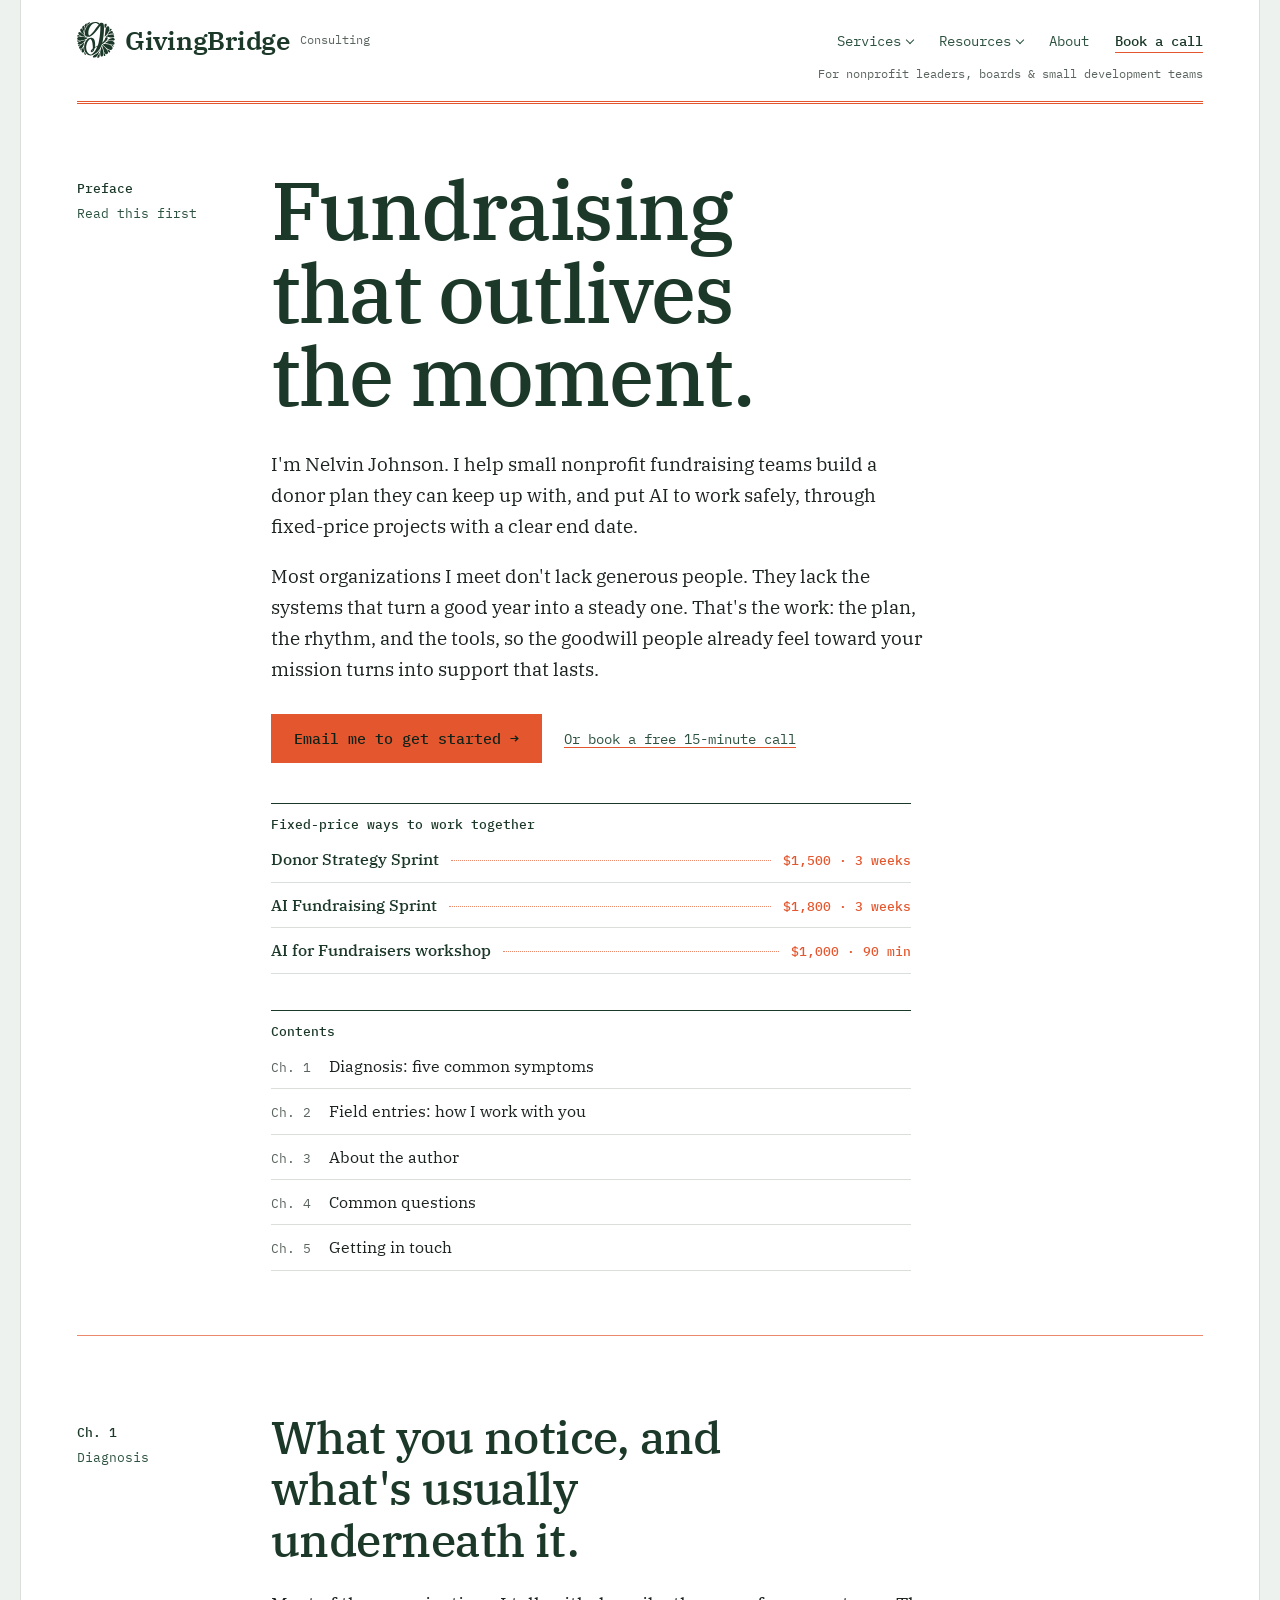
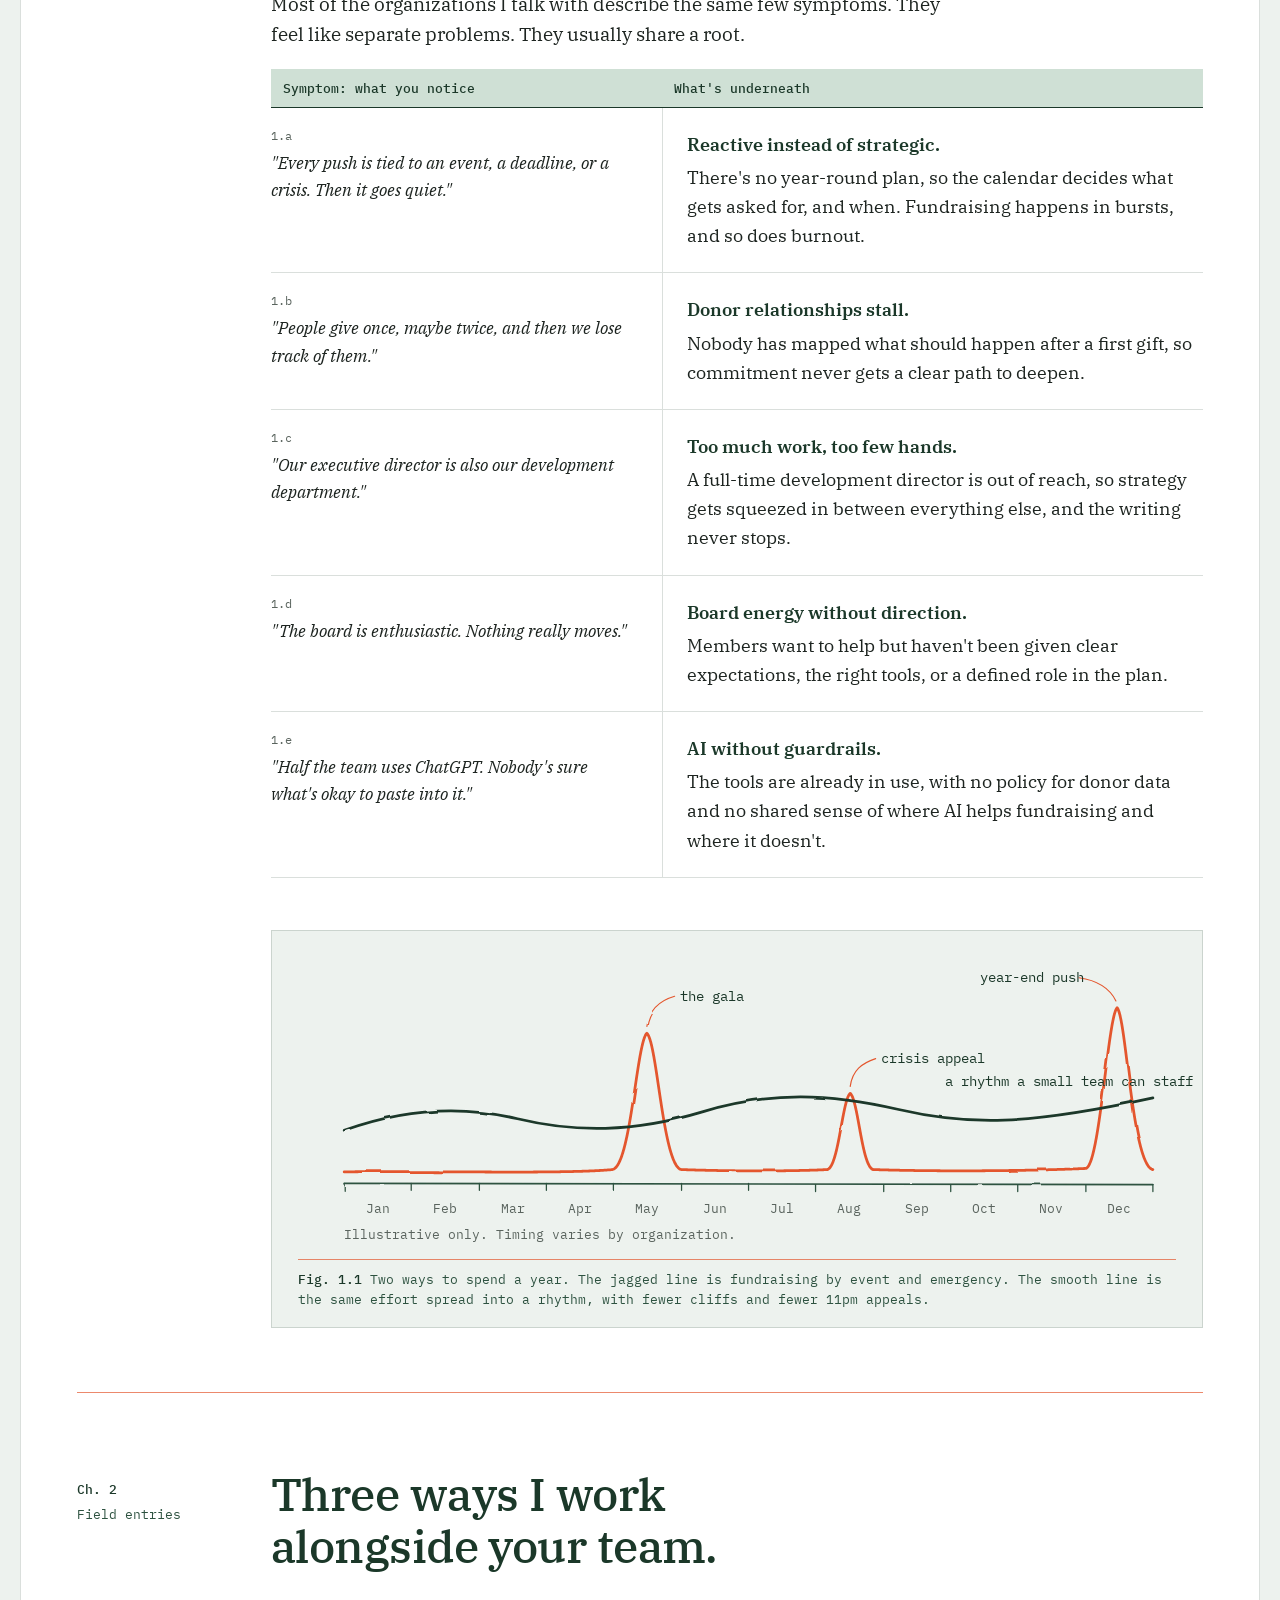
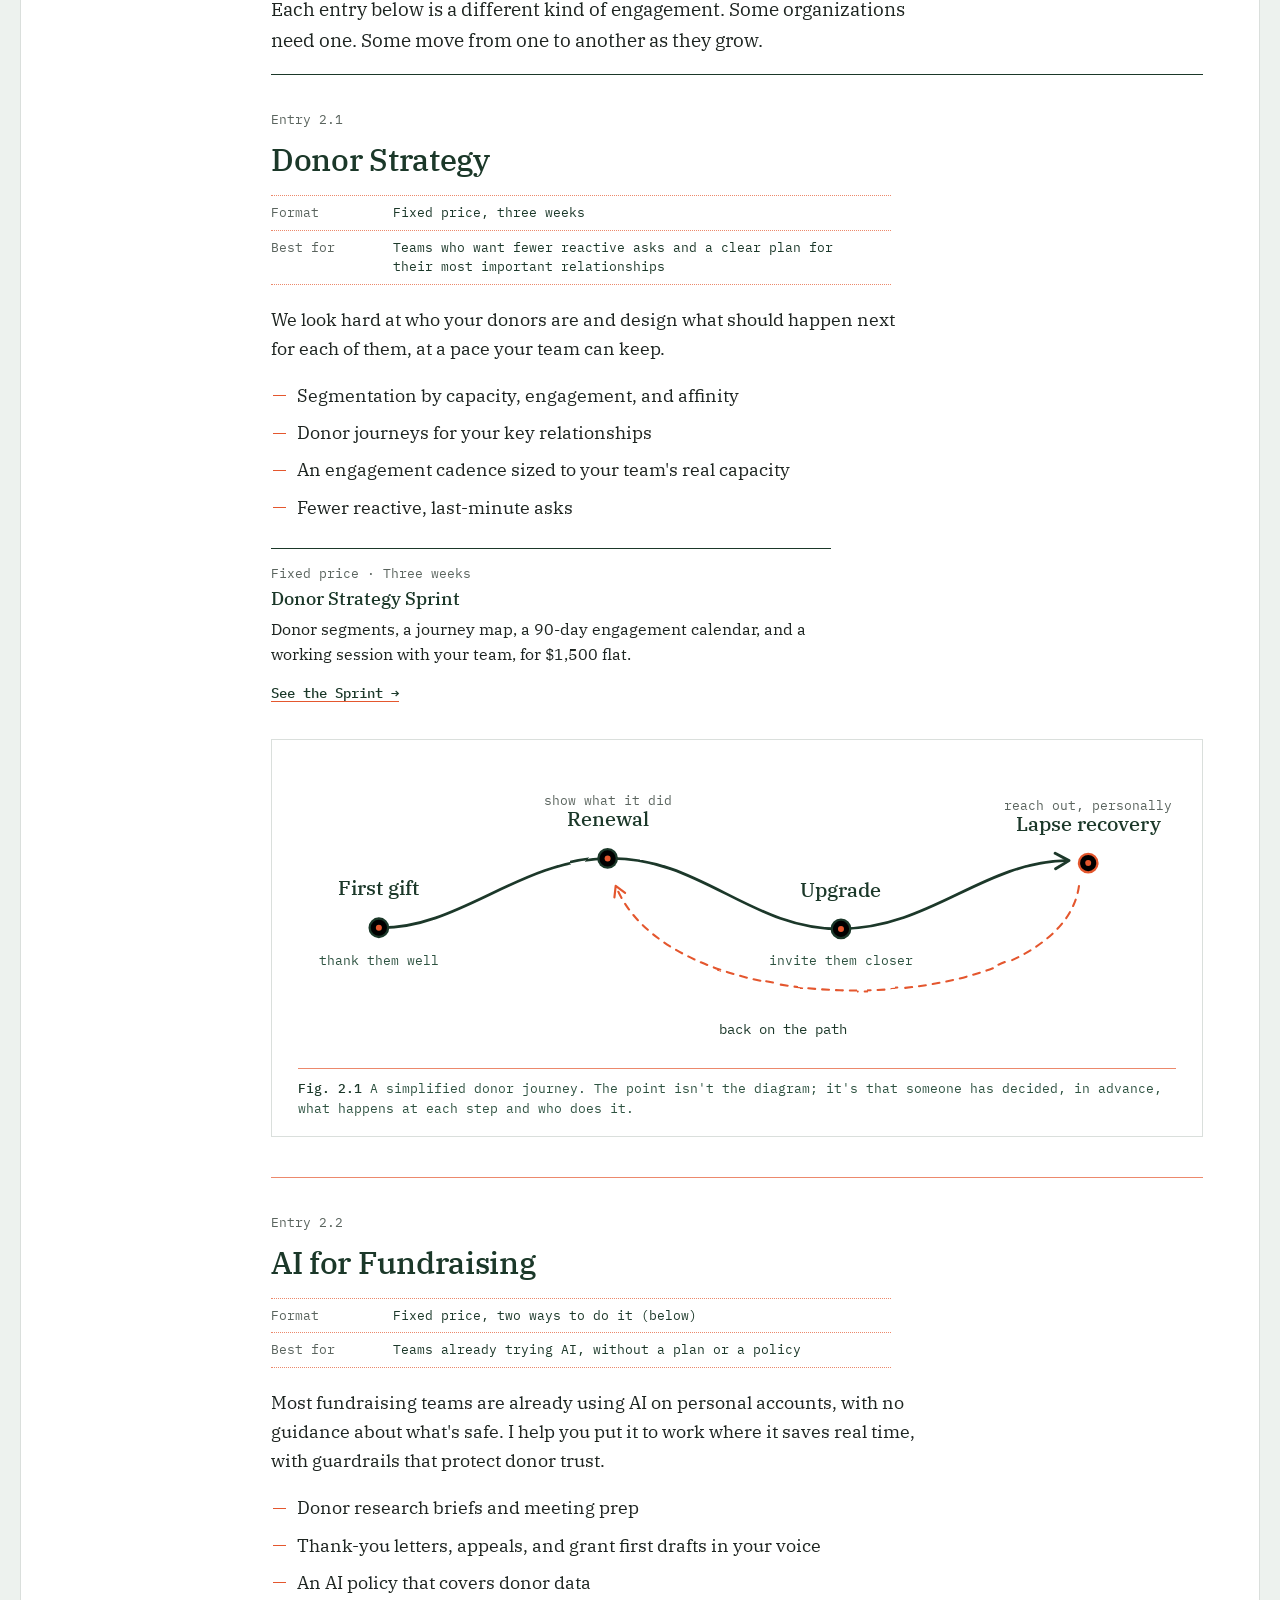
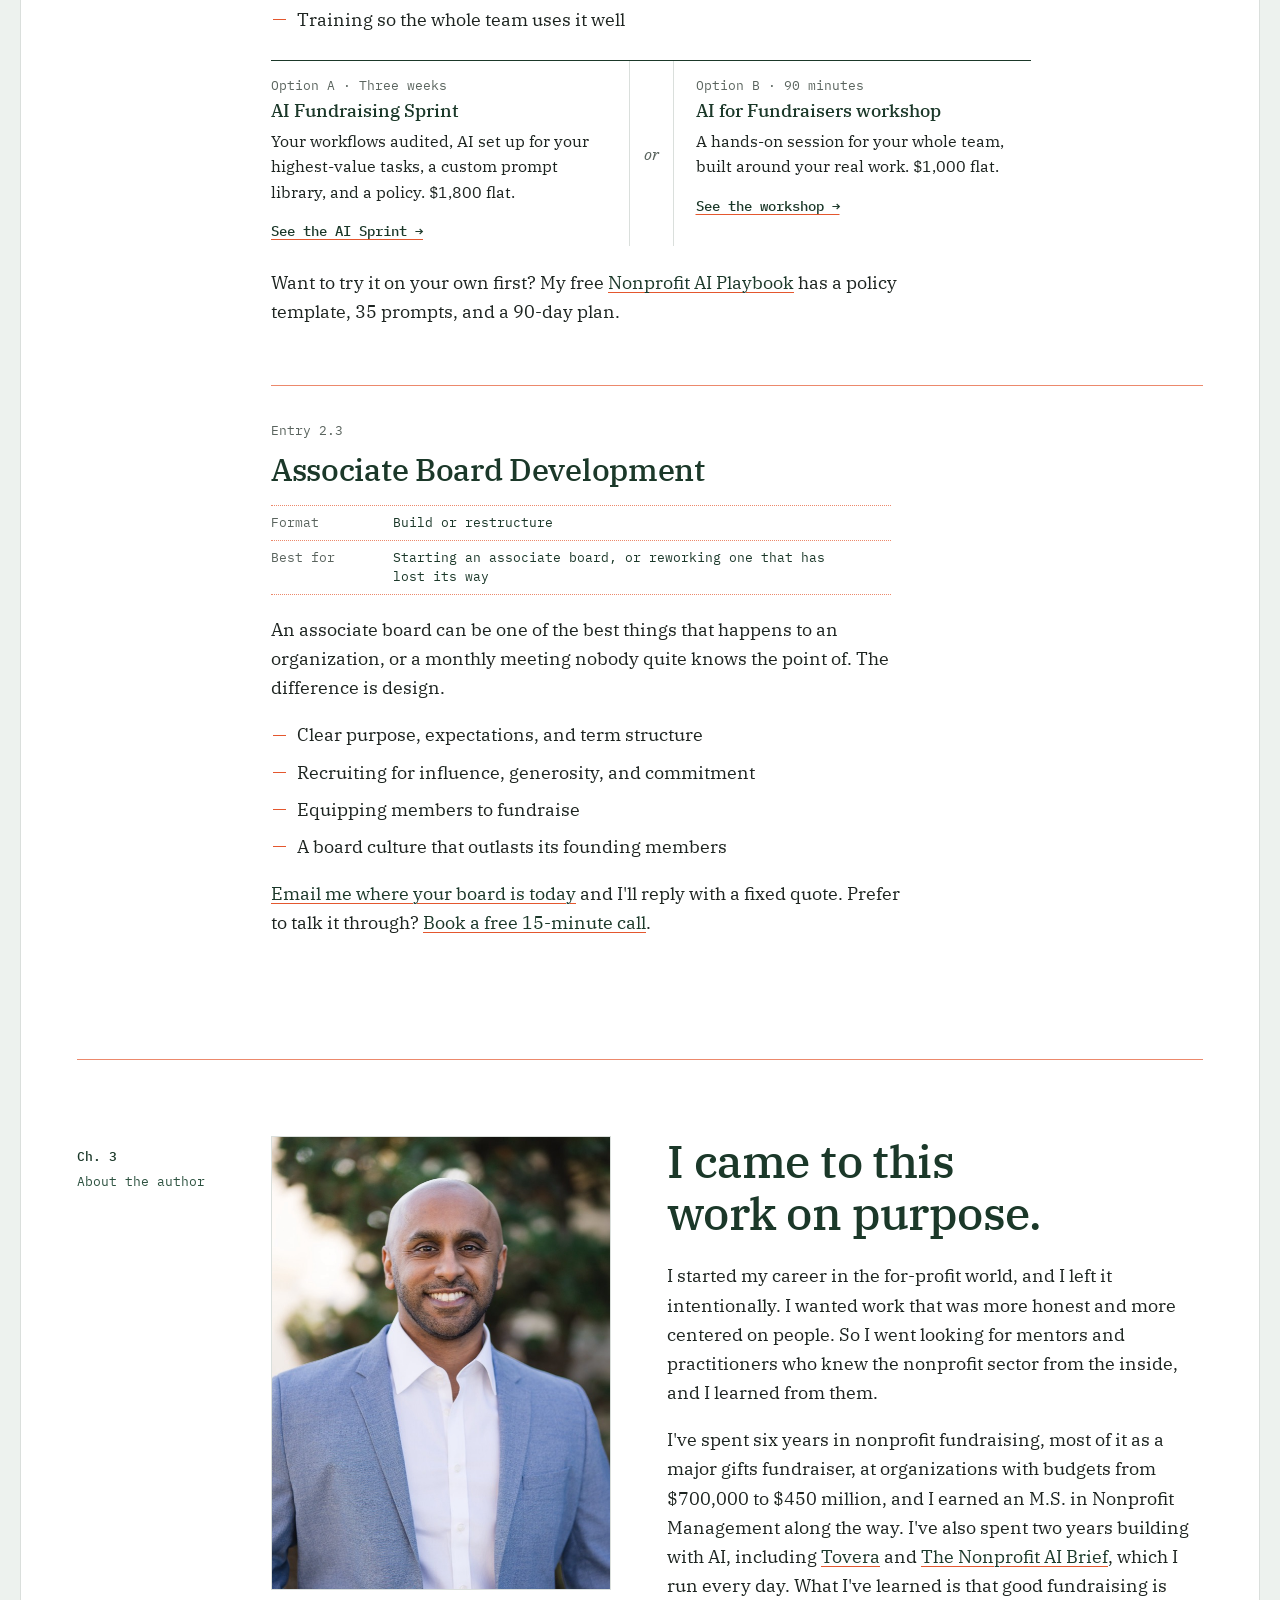
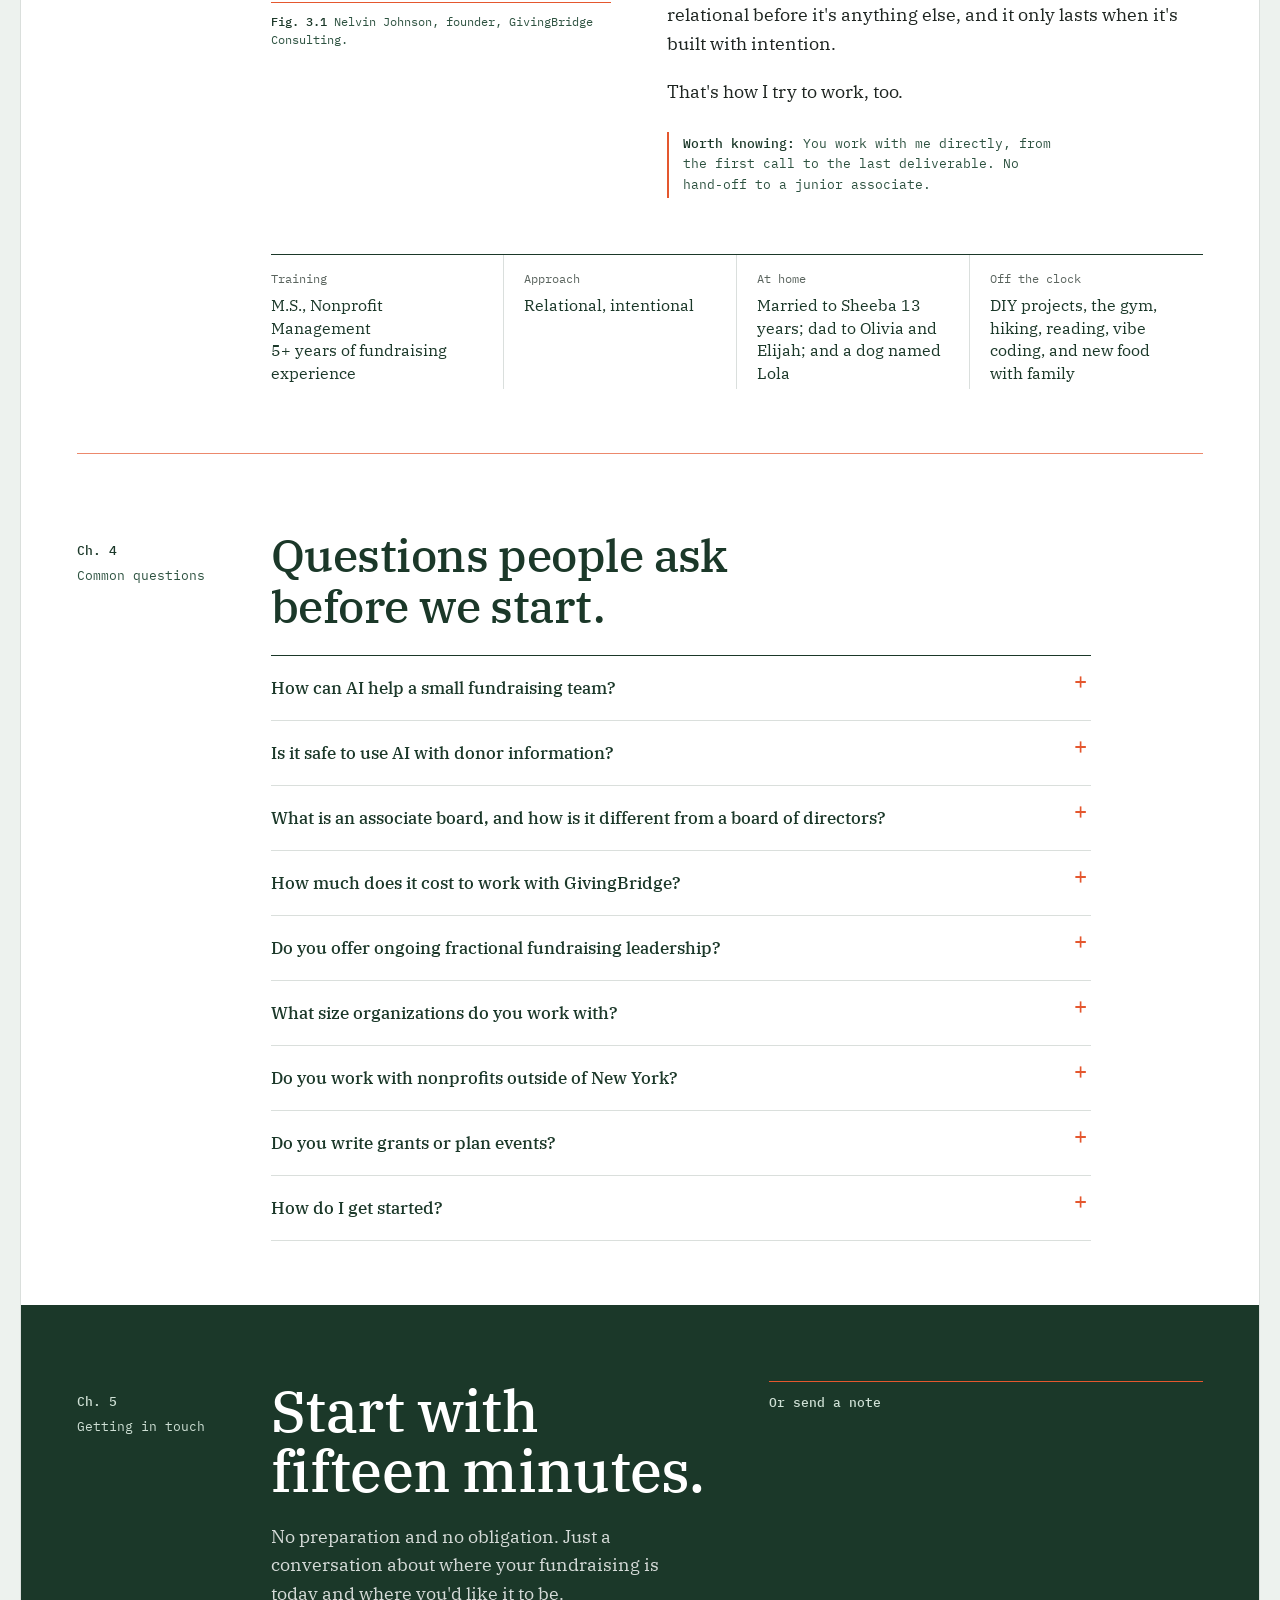
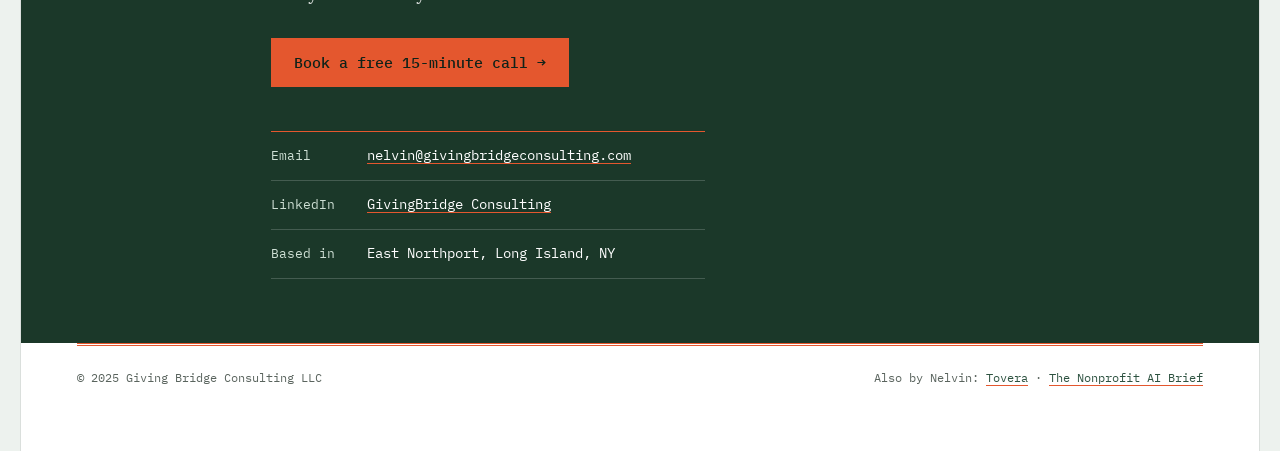
<file: index.html>
<!doctype html>
<html lang="en">
<head>
<meta charset="utf-8">
<meta name="viewport" content="width=device-width, initial-scale=1">
<title>GivingBridge Consulting | Fundraising that outlives the moment</title>
<link rel="icon" href="/assets/favicon.svg" type="image/svg+xml">
<link rel="apple-touch-icon" href="/assets/apple-touch-icon.png">
<link rel="canonical" href="https://givingbridgeconsulting.com/">
<meta name="theme-color" content="#1B3829">
<meta property="og:type" content="website">
<meta property="og:site_name" content="GivingBridge Consulting">
<meta property="og:title" content="GivingBridge Consulting | Fundraising that outlives the moment">
<meta property="og:description" content="Fundraising strategy and practical AI for nonprofits. Nelvin Johnson helps teams build the infrastructure, clarity, and roadmap to turn goodwill into lasting support.">
<meta property="og:url" content="https://givingbridgeconsulting.com/">
<meta property="og:image" content="https://givingbridgeconsulting.com/assets/og-image.jpg">
<meta property="og:image:width" content="1200">
<meta property="og:image:height" content="630">
<meta name="twitter:card" content="summary_large_image">
<meta name="description" content="Fundraising strategy and practical AI for nonprofits. GivingBridge Consulting helps teams build the infrastructure, clarity, and roadmap to turn goodwill into lasting support.">
<link rel="preconnect" href="https://fonts.googleapis.com">
<link rel="preconnect" href="https://fonts.gstatic.com" crossorigin>
<link href="https://fonts.googleapis.com/css2?family=IBM+Plex+Mono:wght@400;500&family=IBM+Plex+Serif:ital,wght@0,400;0,500;0,600;1,400&family=Space+Grotesk:wght@700&family=Syne:wght@700&display=swap" rel="stylesheet">
<link rel="stylesheet" href="/assets/site.css?v=20261117a">










<script type="application/ld+json">
{
 "@context": "https://schema.org",
 "@graph": [
  {
   "@type": "WebSite",
   "@id": "https://givingbridgeconsulting.com/#website",
   "url": "https://givingbridgeconsulting.com/",
   "name": "GivingBridge Consulting",
   "publisher": {
    "@id": "https://givingbridgeconsulting.com/#org"
   },
   "inLanguage": "en-US"
  },
  {
   "@type": [
    "Organization",
    "ProfessionalService"
   ],
   "@id": "https://givingbridgeconsulting.com/#org",
   "name": "GivingBridge Consulting",
   "legalName": "Giving Bridge Consulting LLC",
   "url": "https://givingbridgeconsulting.com/",
   "logo": "https://givingbridgeconsulting.com/assets/apple-touch-icon.png",
   "image": "https://givingbridgeconsulting.com/assets/og-image.jpg",
   "slogan": "Fundraising that outlives the moment.",
   "description": "Fundraising strategy and practical AI for nonprofits. GivingBridge helps small development teams, executive directors, and boards build the systems, clarity, and roadmap to turn goodwill into lasting support.",
   "email": "nelvin@givingbridgeconsulting.com",
   "founder": {
    "@id": "https://givingbridgeconsulting.com/#nelvin"
   },
   "address": {
    "@type": "PostalAddress",
    "addressLocality": "East Northport",
    "addressRegion": "NY",
    "addressCountry": "US"
   },
   "areaServed": {
    "@type": "Country",
    "name": "United States"
   },
   "sameAs": [
    "https://www.linkedin.com/company/giving-bridge-consulting/"
   ],
   "knowsAbout": [
    "Nonprofit fundraising",
    "Donor strategy",
    "Donor retention",
    "Donor segmentation",
    "Donor journey mapping",
    "AI for nonprofits",
    "AI for fundraising",
    "Nonprofit AI policy",
    "Associate boards",
    "Board fundraising",
    "Major gifts"
   ],
   "contactPoint": {
    "@type": "ContactPoint",
    "contactType": "sales",
    "email": "nelvin@givingbridgeconsulting.com",
    "url": "https://calendar.app.google/1Do2GPcDJhYSkQES9"
   },
   "makesOffer": [
    {
     "@type": "Offer",
     "itemOffered": {
      "@id": "https://givingbridgeconsulting.com/sprint/#service"
     },
     "price": "1500",
     "priceCurrency": "USD"
    },
    {
     "@type": "Offer",
     "itemOffered": {
      "@id": "https://givingbridgeconsulting.com/ai-sprint/#service"
     },
     "price": "1800",
     "priceCurrency": "USD"
    },
    {
     "@type": "Offer",
     "itemOffered": {
      "@id": "https://givingbridgeconsulting.com/ai-workshop/#service"
     },
     "price": "1000",
     "priceCurrency": "USD"
    }
   ]
  },
  {
   "@type": "Person",
   "@id": "https://givingbridgeconsulting.com/#nelvin",
   "name": "Nelvin Johnson",
   "jobTitle": "Founder, fundraising and AI consultant for nonprofits",
   "worksFor": {
    "@id": "https://givingbridgeconsulting.com/#org"
   },
   "image": "https://givingbridgeconsulting.com/assets/nelvin.jpg",
   "url": "https://givingbridgeconsulting.com/#author",
   "sameAs": [
    "https://www.linkedin.com/in/nelvinjohnson/"
   ],
   "hasCredential": {
    "@type": "EducationalOccupationalCredential",
    "credentialCategory": "degree",
    "name": "M.S. in Nonprofit Management"
   },
   "knowsAbout": [
    "Nonprofit fundraising",
    "Major gifts",
    "Donor strategy",
    "Associate boards",
    "AI for nonprofits"
   ]
  },
  {
   "@type": "Service",
   "@id": "https://givingbridgeconsulting.com/#svc-donor-strategy",
   "name": "Donor Strategy",
   "description": "Project-based donor segmentation, donor journeys for key relationships, and an engagement cadence sized to the team's real capacity. Delivered as the fixed-price, three-week Donor Strategy Sprint ($1,500).",
   "serviceType": "Donor strategy consulting",
   "provider": {
    "@id": "https://givingbridgeconsulting.com/#org"
   },
   "areaServed": {
    "@type": "Country",
    "name": "United States"
   },
   "audience": {
    "@type": "Audience",
    "audienceType": "Nonprofit organizations"
   },
   "url": "https://givingbridgeconsulting.com/#donor-strategy"
  },
  {
   "@type": "Service",
   "@id": "https://givingbridgeconsulting.com/#svc-ai-fundraising",
   "name": "AI for Fundraising",
   "description": "Practical, safe AI for nonprofit fundraising teams: donor research, drafting thank-yous, appeals, and grants, an AI policy that covers donor data, and team training. Available as the AI Fundraising Sprint or a team workshop.",
   "serviceType": "AI consulting for nonprofits",
   "provider": {
    "@id": "https://givingbridgeconsulting.com/#org"
   },
   "areaServed": {
    "@type": "Country",
    "name": "United States"
   },
   "audience": {
    "@type": "Audience",
    "audienceType": "Nonprofit organizations"
   },
   "url": "https://givingbridgeconsulting.com/#ai-fundraising"
  },
  {
   "@type": "Service",
   "@id": "https://givingbridgeconsulting.com/#svc-associate-boards",
   "name": "Associate Board Development",
   "description": "Build or restructure a nonprofit associate board with clear purpose, expectations, and term structure, recruited for influence, generosity, and commitment.",
   "serviceType": "Board development consulting",
   "provider": {
    "@id": "https://givingbridgeconsulting.com/#org"
   },
   "areaServed": {
    "@type": "Country",
    "name": "United States"
   },
   "audience": {
    "@type": "Audience",
    "audienceType": "Nonprofit organizations"
   },
   "url": "https://givingbridgeconsulting.com/#associate-boards"
  },
  {
   "@type": "Service",
   "@id": "https://givingbridgeconsulting.com/sprint/#service",
   "name": "Donor Strategy Sprint",
   "description": "A fixed-scope, three-week project: donor segmentation, a donor journey map, a 90-day engagement calendar, and a live working session with the team.",
   "serviceType": "Donor strategy consulting",
   "provider": {
    "@id": "https://givingbridgeconsulting.com/#org"
   },
   "areaServed": {
    "@type": "Country",
    "name": "United States"
   },
   "audience": {
    "@type": "Audience",
    "audienceType": "Nonprofit organizations"
   },
   "url": "https://givingbridgeconsulting.com/sprint/",
   "offers": {
    "@type": "Offer",
    "price": "1500",
    "priceCurrency": "USD",
    "availability": "https://schema.org/InStock",
    "url": "https://givingbridgeconsulting.com/sprint/"
   }
  },
  {
   "@type": "Service",
   "@id": "https://givingbridgeconsulting.com/ai-sprint/#service",
   "name": "AI Fundraising Sprint",
   "description": "A fixed-scope, three-week project that puts AI to work for a nonprofit fundraising team: a workflow audit, a prompt library in the organization's voice, an AI acceptable-use policy that protects donor data, and live team training.",
   "serviceType": "AI consulting for nonprofits",
   "provider": {
    "@id": "https://givingbridgeconsulting.com/#org"
   },
   "areaServed": {
    "@type": "Country",
    "name": "United States"
   },
   "audience": {
    "@type": "Audience",
    "audienceType": "Nonprofit organizations"
   },
   "url": "https://givingbridgeconsulting.com/ai-sprint/",
   "offers": {
    "@type": "Offer",
    "price": "1800",
    "priceCurrency": "USD",
    "availability": "https://schema.org/InStock",
    "url": "https://givingbridgeconsulting.com/ai-sprint/"
   }
  },
  {
   "@type": "Service",
   "@id": "https://givingbridgeconsulting.com/ai-workshop/#service",
   "name": "AI for Fundraisers workshop",
   "description": "A 90-minute, hands-on virtual workshop that teaches nonprofit fundraising teams and boards to use AI well and safely on real fundraising tasks.",
   "serviceType": "AI training for nonprofits",
   "provider": {
    "@id": "https://givingbridgeconsulting.com/#org"
   },
   "areaServed": {
    "@type": "Country",
    "name": "United States"
   },
   "audience": {
    "@type": "Audience",
    "audienceType": "Nonprofit organizations"
   },
   "url": "https://givingbridgeconsulting.com/ai-workshop/",
   "offers": {
    "@type": "Offer",
    "price": "1000",
    "priceCurrency": "USD",
    "availability": "https://schema.org/InStock",
    "url": "https://givingbridgeconsulting.com/ai-workshop/"
   }
  },
  {
   "@type": "WebSite",
   "@id": "https://tovera.org/#website",
   "name": "Tovera",
   "url": "https://tovera.org",
   "description": "A free, verified calendar of professional events for the nonprofit sector across the U.S. and Canada.",
   "creator": {
    "@id": "https://givingbridgeconsulting.com/#nelvin"
   },
   "isAccessibleForFree": true
  },
  {
   "@type": "WebSite",
   "@id": "https://nonprofitaibrief.org/#website",
   "name": "The Nonprofit AI Brief",
   "url": "https://nonprofitaibrief.org",
   "description": "A free daily guide to AI for nonprofits, philanthropy, and social impact, drawn from 51 trusted sources.",
   "creator": {
    "@id": "https://givingbridgeconsulting.com/#nelvin"
   },
   "isAccessibleForFree": true
  },
  {
   "@type": "WebPage",
   "@id": "https://givingbridgeconsulting.com/#webpage",
   "url": "https://givingbridgeconsulting.com/",
   "name": "GivingBridge Consulting | Fundraising that outlives the moment",
   "isPartOf": {
    "@id": "https://givingbridgeconsulting.com/#website"
   },
   "about": {
    "@id": "https://givingbridgeconsulting.com/#org"
   },
   "primaryImageOfPage": "https://givingbridgeconsulting.com/assets/og-image.jpg"
  },
  {
   "@type": "FAQPage",
   "@id": "https://givingbridgeconsulting.com/#faq",
   "mainEntity": [
    {
     "@type": "Question",
     "name": "How can AI help a small fundraising team?",
     "acceptedAnswer": {
      "@type": "Answer",
      "text": "Mostly by taking on the writing and research load: donor research briefs before meetings, first drafts of thank-you letters, appeals, and grant narratives, meeting notes, and data cleanup. The goal is more of your team's time with donors. The AI Fundraising Sprint sets this up for your team."
     }
    },
    {
     "@type": "Question",
     "name": "Is it safe to use AI with donor information?",
     "acceptedAnswer": {
      "@type": "Answer",
      "text": "It can be, with guardrails. Decide up front what never goes into an AI tool, which tools are approved, and where a person always reviews the output. Every AI engagement I do includes a written policy that covers donor data."
     }
    },
    {
     "@type": "Question",
     "name": "What is an associate board, and how is it different from a board of directors?",
     "acceptedAnswer": {
      "@type": "Answer",
      "text": "A board of directors governs the organization and carries legal and fiduciary responsibility. An associate board is a separate group of committed supporters, often emerging leaders, who raise money, advocate, and expand your network without governance duties. A well-designed associate board can also become a pipeline for future board members and major donors."
     }
    },
    {
     "@type": "Question",
     "name": "How much does it cost to work with GivingBridge?",
     "acceptedAnswer": {
      "@type": "Answer",
      "text": "There are three fixed-price options: the Donor Strategy Sprint ($1,500), the AI Fundraising Sprint ($1,800), and the AI for Fundraisers workshop ($1,000). Both sprints come with a money-back guarantee. Associate Board Development is scoped to your needs, usually over email."
     }
    },
    {
     "@type": "Question",
     "name": "Do you offer ongoing fractional fundraising leadership?",
     "acceptedAnswer": {
      "@type": "Answer",
      "text": "Not right now. I focus on fixed-scope projects so every client gets my full attention. The Donor Strategy Sprint and the AI Fundraising Sprint are the closest options, and if that changes, I'll share it here."
     }
    },
    {
     "@type": "Question",
     "name": "What size organizations do you work with?",
     "acceptedAnswer": {
      "@type": "Answer",
      "text": "Mostly small nonprofits where fundraising rests on a few people: an executive director doing development on the side, a development team of one to three, or a board that wants to help. My own fundraising experience spans organizations with budgets from $700,000 to $450 million."
     }
    },
    {
     "@type": "Question",
     "name": "Do you work with nonprofits outside of New York?",
     "acceptedAnswer": {
      "@type": "Answer",
      "text": "Yes. Both sprints and the workshop are done remotely, so your location doesn't matter."
     }
    },
    {
     "@type": "Question",
     "name": "Do you write grants or plan events?",
     "acceptedAnswer": {
      "@type": "Answer",
      "text": "No. My focus is fundraising strategy, the systems behind it, and using AI well: donor relationships, board fundraising, and a steady rhythm of engagement. Those are what make grants, events, and campaigns more effective."
     }
    },
    {
     "@type": "Question",
     "name": "How do I get started?",
     "acceptedAnswer": {
      "@type": "Answer",
      "text": "Email me at nelvin@givingbridgeconsulting.com or book a free 15-minute call. Tell me where things stand, and I'll point you to the right fit, or tell you honestly if I'm not it."
     }
    }
   ]
  }
 ]
}
</script>
</head>
<body>

<div class="sheet">

  <header>
    <div class="masthead">
      <a class="wordmark" href="/" aria-label="GivingBridge Consulting, home">
        <img class="mark" src="/assets/logo-g.svg" alt="" width="38" height="36"><b>GivingBridge</b><small>Consulting</small>
      </a>
      <div class="masthead-right">
      <nav aria-label="Primary">
          <details class="menu">
            <summary>Services</summary>
            <div class="menu-panel groups">
              <div class="menu-col">
                <h4><a href="#ai-fundraising">AI for Fundraising</a></h4>
                <a href="/ai-sprint/"><b class="price">$1,800</b><span>AI Fundraising Sprint</span><small>Three weeks, fixed scope</small></a>
                <a href="/ai-workshop/"><b class="price">$1,000</b><span>Team workshop</span><small>90 minutes, live</small></a>
              </div>
              <div class="menu-col">
                <h4><a href="#donor-strategy">Fundraising</a></h4>
                <a href="/sprint/"><b class="price">$1,500</b><span>Donor Strategy Sprint</span><small>Three weeks, fixed scope</small></a>
                <a href="#associate-boards"><b class="price price-muted">Scoped</b><span>Associate Board Development</span><small>Build or restructure</small></a>
              </div>
            </div>
          </details>
          <details class="menu">
            <summary>Resources</summary>
            <div class="menu-panel single">
              <div class="menu-col">
                <a href="/resources/#tovera"><span>Tovera</span><small>Every nonprofit event in one place</small></a>
                <a href="/resources/#brief"><span>The Nonprofit AI Brief</span><small>AI for nonprofits, every morning</small></a>
                <a href="/resources/#top"><span>All resources</span><small>Why I built them</small></a>
              </div>
            </div>
          </details>
          <a href="#author">About</a>
          <a class="book" href="https://calendar.app.google/1Do2GPcDJhYSkQES9" target="_blank" rel="noopener">Book a call</a>
        </nav>
      <p class="audience">For nonprofit leaders, boards &amp; small development teams</p>
      </div>
    </div>
  </header>

  <main id="top">

    <!-- PREFACE -->
    <section class="ch preface" aria-labelledby="h-preface">
      <div class="ch-meta"><span class="num">Preface</span><span class="name">Read this first</span></div>
      <div class="ch-body">
        <h1 id="h-preface">Fundraising that outlives the moment.</h1>
        <div class="intro">
          <p>I'm Nelvin Johnson. I help small nonprofit fundraising teams build a donor plan they can keep up with, and put AI to work safely, through fixed-price projects with a clear end date.</p>
          <p>Most organizations I meet don't lack generous people. They lack the systems that turn a good year into a steady one. That's the work: the plan, the rhythm, and the tools, so the goodwill people already feel toward your mission turns into support that lasts.</p>
        </div>
        <div class="actions">
          <a class="btn btn-accent" href="mailto:nelvin@givingbridgeconsulting.com?subject=Working%20together">Email me to get started →</a>
          <a class="link-quiet" href="https://calendar.app.google/1Do2GPcDJhYSkQES9" target="_blank" rel="noopener">Or book a free 15-minute call</a>
        </div>

        <nav class="contents offers" aria-label="Fixed-price offers">
          <h3>Fixed-price ways to work together</h3>
          <ol>
            <li><a href="/sprint/"><span class="t">Donor Strategy Sprint</span><span class="lead"></span><span class="p">$1,500 · 3 weeks</span></a></li>
            <li><a href="/ai-sprint/"><span class="t">AI Fundraising Sprint</span><span class="lead"></span><span class="p">$1,800 · 3 weeks</span></a></li>
            <li><a href="/ai-workshop/"><span class="t">AI for Fundraisers workshop</span><span class="lead"></span><span class="p">$1,000 · 90 min</span></a></li>
          </ol>
        </nav>

        <nav class="contents" aria-label="Contents">
          <h3>Contents</h3>
          <ol>
            <li><a href="#diagnosis"><span class="c">Ch. 1</span><span class="t">Diagnosis: five common symptoms</span></a></li>
            <li><a href="#entries"><span class="c">Ch. 2</span><span class="t">Field entries: how I work with you</span></a></li>
            <li><a href="#author"><span class="c">Ch. 3</span><span class="t">About the author</span></a></li>
            <li><a href="#faq"><span class="c">Ch. 4</span><span class="t">Common questions</span></a></li>
            <li><a href="#contact"><span class="c">Ch. 5</span><span class="t">Getting in touch</span></a></li>
          </ol>
        </nav>
      </div>
    </section>

    <!-- CH 1 -->
    <section class="ch" id="diagnosis" aria-labelledby="h-dx">
      <div class="ch-meta"><span class="num">Ch. 1</span><span class="name">Diagnosis</span></div>
      <div class="ch-body">
        <h2 id="h-dx">What you notice, and what's usually underneath it.</h2>
        <p class="lede">Most of the organizations I talk with describe the same few symptoms. They feel like separate problems. They usually share a root.</p>

        <table class="dx">
          <thead>
            <tr><th scope="col">Symptom: what you notice</th><th scope="col">What's underneath</th></tr>
          </thead>
          <tbody>
            <tr>
              <td><span class="k">1.a</span>"Every push is tied to an event, a deadline, or a crisis. Then it goes quiet."</td>
              <td><strong>Reactive instead of strategic.</strong>There's no year-round plan, so the calendar decides what gets asked for, and when. Fundraising happens in bursts, and so does burnout.</td>
            </tr>
            <tr>
              <td><span class="k">1.b</span>"People give once, maybe twice, and then we lose track of them."</td>
              <td><strong>Donor relationships stall.</strong>Nobody has mapped what should happen after a first gift, so commitment never gets a clear path to deepen.</td>
            </tr>
            <tr>
              <td><span class="k">1.c</span>"Our executive director is also our development department."</td>
              <td><strong>Too much work, too few hands.</strong>A full-time development director is out of reach, so strategy gets squeezed in between everything else, and the writing never stops.</td>
            </tr>
            <tr>
              <td><span class="k">1.d</span>"The board is enthusiastic. Nothing really moves."</td>
              <td><strong>Board energy without direction.</strong>Members want to help but haven't been given clear expectations, the right tools, or a defined role in the plan.</td>
            </tr>
            <tr>
              <td><span class="k">1.e</span>"Half the team uses ChatGPT. Nobody's sure what's okay to paste into it."</td>
              <td><strong>AI without guardrails.</strong>The tools are already in use, with no policy for donor data and no shared sense of where AI helps fundraising and where it doesn't.</td>
            </tr>
          </tbody>
        </table>

        <figure class="fig">
          <div class="scroll">
          <svg viewBox="0 0 760 250" role="img" aria-labelledby="fig11t">
            <title id="fig11t">A year of fundraising: reactive spikes around a gala, a crisis appeal, and year-end, compared with a steady year-round rhythm.</title>
            <defs>
              <filter id="rough" x="-5%" y="-5%" width="110%" height="110%">
                <feTurbulence type="fractalNoise" baseFrequency="0.035" numOctaves="2" seed="4"/>
                <feDisplacementMap in="SourceGraphic" scale="2.2"/>
              </filter>
            </defs>
            <g filter="url(#rough)" fill="none" stroke-linecap="round" stroke-linejoin="round">
              <!-- baseline + ticks -->
              <path d="M40 196 L740 197" style="stroke:var(--mid)" stroke-width="1.4"/>
              <g style="stroke:var(--mid)" stroke-width="1.1">
                <path d="M40 196v6"/><path d="M98 196v6"/><path d="M157 196v6"/><path d="M215 196v6"/><path d="M273 196v6"/><path d="M332 196v6"/><path d="M390 196v6"/><path d="M448 197v6"/><path d="M507 197v6"/><path d="M565 197v6"/><path d="M623 197v6"/><path d="M682 197v6"/><path d="M740 197v6"/>
              </g>
              <!-- reactive -->
              <path d="M40 186 C120 185, 230 188, 272 184 C288 182, 293 74, 302 66 C311 74, 316 182, 332 184 C390 186, 440 185, 458 184 C468 182, 471 124, 478 118 C485 124, 488 182, 498 184 C560 186, 640 185, 682 183 C694 180, 701 52, 709 44 C717 52, 722 180, 740 184" style="stroke:var(--accent)" stroke-width="2.4" stroke-dasharray="1 0"/>
              <!-- rhythmic -->
              <path d="M40 150 C90 132, 140 128, 190 140 S290 152, 350 134 S460 118, 520 132 S630 146, 740 122" style="stroke:var(--ink)" stroke-width="2.4"/>
              <!-- leader lines -->
              <path d="M302 60 C304 46, 312 38, 326 34" style="stroke:var(--accent)" stroke-width="1"/>
              <path d="M478 112 C480 98, 488 92, 500 88" style="stroke:var(--accent)" stroke-width="1"/>
              <path d="M708 38 C702 26, 690 20, 676 18" style="stroke:var(--accent)" stroke-width="1"/>
            </g>
            <g class="svg-label" style="fill:var(--ink)">
              <text x="331" y="38">the gala</text>
              <text x="505" y="92">crisis appeal</text>
              <text x="590" y="22">year-end push</text>
            </g>
            <text class="svg-label" x="560" y="112" style="fill:var(--ink)">a rhythm a small team can staff</text>
            <g class="svg-small" style="fill:var(--muted)" text-anchor="middle">
              <text x="69" y="222">Jan</text><text x="127" y="222">Feb</text><text x="186" y="222">Mar</text><text x="244" y="222">Apr</text><text x="302" y="222">May</text><text x="361" y="222">Jun</text><text x="419" y="222">Jul</text><text x="477" y="222">Aug</text><text x="536" y="222">Sep</text><text x="594" y="222">Oct</text><text x="652" y="222">Nov</text><text x="711" y="222">Dec</text>
            </g>
            <text class="svg-small" x="40" y="244" style="fill:var(--muted)">Illustrative only. Timing varies by organization.</text>
          </svg>
          </div>
          <figcaption><b>Fig. 1.1</b> Two ways to spend a year. The jagged line is fundraising by event and emergency. The smooth line is the same effort spread into a rhythm, with fewer cliffs and fewer 11pm appeals.</figcaption>
        </figure>
      </div>
    </section>

    <!-- CH 2 -->
    <section class="ch" id="entries" aria-labelledby="h-entries">
      <div class="ch-meta"><span class="num">Ch. 2</span><span class="name">Field entries</span></div>
      <div class="ch-body">
        <h2 id="h-entries">Three ways I work alongside your team.</h2>
        <p class="lede">Each entry below is a different kind of engagement. Some organizations need one. Some move from one to another as they grow.</p>

        <article class="entry" id="donor-strategy">
          <div class="entry-head"><span class="entry-id">Entry 2.1</span></div>
          <h3>Donor Strategy</h3>
          <dl class="scope">
            <div><dt>Format</dt><dd>Fixed price, three weeks</dd></div>
            <div><dt>Best for</dt><dd>Teams who want fewer reactive asks and a clear plan for their most important relationships</dd></div>
          </dl>
          <p>We look hard at who your donors are and design what should happen next for each of them, at a pace your team can keep.</p>
          <ul>
            <li>Segmentation by capacity, engagement, and affinity</li>
            <li>Donor journeys for your key relationships</li>
            <li>An engagement cadence sized to your team's real capacity</li>
            <li>Fewer reactive, last-minute asks</li>
          </ul>
          <div class="paths single" role="group" aria-label="Donor Strategy Sprint">
            <div class="path">
              <span class="k">Fixed price · Three weeks</span>
              <h4>Donor Strategy Sprint</h4>
              <p>Donor segments, a journey map, a 90-day engagement calendar, and a working session with your team, for $1,500 flat.</p>
              <a href="/sprint/">See the Sprint →</a>
            </div>
          </div>

          <figure class="fig">
            <div class="scroll">
            <svg viewBox="0 0 760 250" role="img" aria-labelledby="fig23t">
              <title id="fig23t">A donor journey: first gift, renewal, upgrade, and lapse recovery, with a path from lapse recovery back to renewal.</title>
              <defs>
                <filter id="rough2" x="-5%" y="-5%" width="110%" height="110%">
                  <feTurbulence type="fractalNoise" baseFrequency="0.03" numOctaves="2" seed="9"/>
                  <feDisplacementMap in="SourceGraphic" scale="2"/>
                </filter>
                <marker id="arrow" viewBox="0 0 10 10" refX="6" refY="5" markerWidth="7" markerHeight="7" orient="auto-start-reverse">
                  <path d="M1 1 L8 5 L1 9" fill="none" style="stroke:var(--accent)" stroke-width="1.5" stroke-linecap="round" stroke-linejoin="round"/>
                </marker>
                <marker id="arrowg" viewBox="0 0 10 10" refX="6" refY="5" markerWidth="7" markerHeight="7" orient="auto">
                  <path d="M1 1 L8 5 L1 9" fill="none" style="stroke:var(--ink)" stroke-width="1.5" stroke-linecap="round" stroke-linejoin="round"/>
                </marker>
              </defs>
              <g filter="url(#rough2)" fill="none" stroke-linecap="round" stroke-linejoin="round">
                <path d="M70 140 C140 141, 190 82, 268 80 C348 78, 392 142, 470 141 C548 140, 592 84, 664 82" style="stroke:var(--ink)" stroke-width="2.4" marker-end="url(#arrowg)"/>
                <path d="M676 104 C660 218, 330 230, 276 106" style="stroke:var(--accent)" stroke-width="1.8" stroke-dasharray="6 6" marker-end="url(#arrow)"/>
              </g>
              <g style="stroke:var(--ink)" stroke-width="2" style="fill:var(--paper)">
                <circle cx="70" cy="140" r="8"/>
                <circle cx="268" cy="80" r="8"/>
                <circle cx="470" cy="141" r="8"/>
                <circle cx="684" cy="84" r="8" style="stroke:var(--accent)"/>
              </g>
              <g style="fill:var(--accent)"><circle cx="70" cy="140" r="2.6"/><circle cx="268" cy="80" r="2.6"/><circle cx="470" cy="141" r="2.6"/><circle cx="684" cy="84" r="2.6"/></g>
              <g font-family="IBM Plex Serif, Georgia, serif" font-size="17" style="fill:var(--ink)" font-weight="500">
                <text x="70" y="112" text-anchor="middle">First gift</text>
                <text x="268" y="52" text-anchor="middle">Renewal</text>
                <text x="470" y="113" text-anchor="middle">Upgrade</text>
                <text x="684" y="56" text-anchor="middle">Lapse recovery</text>
              </g>
              <g class="svg-small" style="fill:var(--mid)">
                <text x="70" y="172" text-anchor="middle">thank them well</text>
                <text x="268" y="34" text-anchor="middle" style="fill:var(--muted)">show what it did</text>
                <text x="470" y="172" text-anchor="middle">invite them closer</text>
                <text x="684" y="38" text-anchor="middle" style="fill:var(--muted)">reach out, personally</text>
              </g>
              <text class="svg-label" x="420" y="232" style="fill:var(--ink)" text-anchor="middle">back on the path</text>
            </svg>
            </div>
            <figcaption><b>Fig. 2.1</b> A simplified donor journey. The point isn't the diagram; it's that someone has decided, in advance, what happens at each step and who does it.</figcaption>
          </figure>
        </article>

        <article class="entry" id="ai-fundraising">
          <div class="entry-head"><span class="entry-id">Entry 2.2</span></div>
          <h3>AI for Fundraising</h3>
          <dl class="scope">
            <div><dt>Format</dt><dd>Fixed price, two ways to do it (below)</dd></div>
            <div><dt>Best for</dt><dd>Teams already trying AI, without a plan or a policy</dd></div>
          </dl>
          <p>Most fundraising teams are already using AI on personal accounts, with no guidance about what's safe. I help you put it to work where it saves real time, with guardrails that protect donor trust.</p>
          <ul>
            <li>Donor research briefs and meeting prep</li>
            <li>Thank-you letters, appeals, and grant first drafts in your voice</li>
            <li>An AI policy that covers donor data</li>
            <li>Training so the whole team uses it well</li>
          </ul>
          <div class="paths" role="group" aria-label="Two ways to do AI for Fundraising">
            <div class="path">
              <span class="k">Option A · Three weeks</span>
              <h4>AI Fundraising Sprint</h4>
              <p>Your workflows audited, AI set up for your highest-value tasks, a custom prompt library, and a policy. $1,800 flat.</p>
              <a href="/ai-sprint/">See the AI Sprint →</a>
            </div>
            <div class="or" aria-hidden="true">or</div>
            <div class="path">
              <span class="k">Option B · 90 minutes</span>
              <h4>AI for Fundraisers workshop</h4>
              <p>A hands-on session for your whole team, built around your real work. $1,000 flat.</p>
              <a href="/ai-workshop/">See the workshop →</a>
            </div>
          </div>
          <p style="margin-top:22px">Want to try it on your own first? My free <a href="https://nonprofitaibrief.org/playbook" target="_blank" rel="noopener">Nonprofit AI Playbook</a> has a policy template, 35 prompts, and a 90-day plan.</p>
        </article>

        <article class="entry" id="associate-boards">
          <div class="entry-head"><span class="entry-id">Entry 2.3</span></div>
          <h3>Associate Board Development</h3>
          <dl class="scope">
            <div><dt>Format</dt><dd>Build or restructure</dd></div>
            <div><dt>Best for</dt><dd>Starting an associate board, or reworking one that has lost its way</dd></div>
          </dl>
          <p>An associate board can be one of the best things that happens to an organization, or a monthly meeting nobody quite knows the point of. The difference is design.</p>
          <ul>
            <li>Clear purpose, expectations, and term structure</li>
            <li>Recruiting for influence, generosity, and commitment</li>
            <li>Equipping members to fundraise</li>
            <li>A board culture that outlasts its founding members</li>
          </ul>
          <p style="margin-top:18px"><a href="mailto:nelvin@givingbridgeconsulting.com?subject=Associate%20board">Email me where your board is today</a> and I'll reply with a fixed quote. Prefer to talk it through? <a href="https://calendar.app.google/1Do2GPcDJhYSkQES9" target="_blank" rel="noopener">Book a free 15-minute call</a>.</p>
        </article>
      </div>
    </section>

    <!-- CH 3 -->
    <section class="ch ch-wide" id="author" aria-labelledby="h-author">
      <div class="ch-meta"><span class="num">Ch. 3</span><span class="name">About the author</span></div>
      <div class="ch-body">
        <div class="author">
          <figure class="portrait">
            <img src="/assets/nelvin.jpg" alt="Nelvin Johnson, smiling, in a light blue blazer, photographed outdoors" loading="lazy">
            <figcaption><b>Fig. 3.1</b> Nelvin Johnson, founder, GivingBridge Consulting.</figcaption>
          </figure>
          <div class="author-text">
            <h2 id="h-author">I came to this work on purpose.</h2>
            <p>I started my career in the for-profit world, and I left it intentionally. I wanted work that was more honest and more centered on people. So I went looking for mentors and practitioners who knew the nonprofit sector from the inside, and I learned from them.</p>
            <p>I've spent six years in nonprofit fundraising, most of it as a major gifts fundraiser, at organizations with budgets from $700,000 to $450 million, and I earned an M.S. in Nonprofit Management along the way. I've also spent two years building with AI, including <a href="/resources/#tovera">Tovera</a> and <a href="/resources/#brief">The Nonprofit AI Brief</a>, which I run every day. What I've learned is that good fundraising is relational before it's anything else, and it only lasts when it's built with intention.</p>
            <p>That's how I try to work, too.</p>
            <p class="aside"><b>Worth knowing:</b> You work with me directly, from the first call to the last deliverable. No hand-off to a junior associate.</p>
          </div>
        </div>
        <dl class="facts">
          <div><dt>Training</dt><dd>M.S., Nonprofit Management<br>5+ years of fundraising experience</dd></div>
          <div><dt>Approach</dt><dd>Relational, intentional</dd></div>
          <div><dt>At home</dt><dd>Married to Sheeba 13 years; dad to Olivia and Elijah; and a dog named Lola</dd></div>
          <div><dt>Off the clock</dt><dd>DIY projects, the gym, hiking, reading, vibe coding, and new food with family</dd></div>
        </dl>
      </div>
    </section>

    <!-- CH 4 -->
    <section class="ch ch-wide" id="faq" aria-labelledby="h-faq">
      <div class="ch-meta"><span class="num">Ch. 4</span><span class="name">Common questions</span></div>
      <div class="ch-body">
        <h2 id="h-faq">Questions people ask before we start.</h2>
        <div class="faq">
          <details>
            <summary>How can AI help a small fundraising team?</summary>
            <p>Mostly by taking on the writing and research load: donor research briefs before meetings, first drafts of thank-you letters, appeals, and grant narratives, meeting notes, and data cleanup. The goal is more of your team's time with donors. The <a href="/ai-sprint/">AI Fundraising Sprint</a> sets this up for your team.</p>
          </details>
          <details>
            <summary>Is it safe to use AI with donor information?</summary>
            <p>It can be, with guardrails. Decide up front what never goes into an AI tool, which tools are approved, and where a person always reviews the output. Every AI engagement I do includes a written policy that covers donor data.</p>
          </details>
          <details>
            <summary>What is an associate board, and how is it different from a board of directors?</summary>
            <p>A board of directors governs the organization and carries legal and fiduciary responsibility. An associate board is a separate group of committed supporters, often emerging leaders, who raise money, advocate, and expand your network without governance duties. A well-designed associate board can also become a pipeline for future board members and major donors.</p>
          </details>
          <details>
            <summary>How much does it cost to work with GivingBridge?</summary>
            <p>There are three fixed-price options: the <a href="/sprint/">Donor Strategy Sprint</a> ($1,500), the <a href="/ai-sprint/">AI Fundraising Sprint</a> ($1,800), and the <a href="/ai-workshop/">AI for Fundraisers workshop</a> ($1,000). Both sprints come with a money-back guarantee. Associate Board Development is scoped to your needs, usually over email.</p>
          </details>
          <details>
            <summary>Do you offer ongoing fractional fundraising leadership?</summary>
            <p>Not right now. I focus on fixed-scope projects so every client gets my full attention. The Donor Strategy Sprint and the AI Fundraising Sprint are the closest options, and if that changes, I'll share it here.</p>
          </details>
          <details>
            <summary>What size organizations do you work with?</summary>
            <p>Mostly small nonprofits where fundraising rests on a few people: an executive director doing development on the side, a development team of one to three, or a board that wants to help. My own fundraising experience spans organizations with budgets from $700,000 to $450 million.</p>
          </details>
          <details>
            <summary>Do you work with nonprofits outside of New York?</summary>
            <p>Yes. Both sprints and the workshop are done remotely, so your location doesn't matter.</p>
          </details>
          <details>
            <summary>Do you write grants or plan events?</summary>
            <p>No. My focus is fundraising strategy, the systems behind it, and using AI well: donor relationships, board fundraising, and a steady rhythm of engagement. Those are what make grants, events, and campaigns more effective.</p>
          </details>
          <details>
            <summary>How do I get started?</summary>
            <p>Email me at <a href=\"mailto:nelvin@givingbridgeconsulting.com\">nelvin@givingbridgeconsulting.com</a> or <a href="https://calendar.app.google/1Do2GPcDJhYSkQES9" target="_blank" rel="noopener">book a free 15-minute call</a>. Tell me where things stand, and I'll point you to the right fit, or tell you honestly if I'm not it.</p>
          </details>
        </div>
      </div>
    </section>

    <!-- CH 5 -->
    <section class="ch ch-wide ch-close" id="contact" aria-labelledby="h-contact">
      <div class="ch-meta"><span class="num">Ch. 5</span><span class="name">Getting in touch</span></div>
      <div class="ch-body">
        <div class="close">
          <div class="close-left">
            <h2 id="h-contact">Start with fifteen minutes.</h2>
            <p>No preparation and no obligation. Just a conversation about where your fundraising is today and where you'd like it to be.</p>
            <div class="actions">
              <a class="btn btn-accent" href="https://calendar.app.google/1Do2GPcDJhYSkQES9" target="_blank" rel="noopener">Book a free 15-minute call →</a>
            </div>
            <dl class="reach">
              <div><dt>Email</dt><dd><a href="mailto:nelvin@givingbridgeconsulting.com">nelvin@givingbridgeconsulting.com</a></dd></div>
              <div><dt>LinkedIn</dt><dd><a href="https://www.linkedin.com/company/giving-bridge-consulting/" target="_blank" rel="noopener">GivingBridge Consulting</a></dd></div>
              <div><dt>Based in</dt><dd>East Northport, Long Island, NY</dd></div>
            </dl>
          </div>
          <div class="close-right">
            <h3 class="form-title">Or send a note</h3>
            <div class="hs-wrap" id="hs-contact"></div>
            <script charset="utf-8" src="https://js-na2.hsforms.net/forms/embed/v2.js"></script>
            <script>
              (function makeForm(){
                if (!window.hbspt) { setTimeout(makeForm, 100); return; }
                hbspt.forms.create({
                  portalId: "244971559",
                  formId: "0434ccc6-e3a0-4eb1-a9cb-2956ae966a48",
                  region: "na2",
                  target: "#hs-contact",
                  css: "",
                  submitText: "Send message →",
                  inlineMessage: "<p style='color:#FFFFFF;font-family:Georgia,serif;font-size:18px;margin:0'>Thanks. I'll be in touch shortly.</p>",
                  cssRequired: `
                    @import url('https://fonts.googleapis.com/css2?family=IBM+Plex+Mono:wght@400;500&family=IBM+Plex+Serif:wght@400&display=swap');
                    body { background: transparent !important; margin: 0; }
                    form { font-family: 'IBM Plex Serif', Georgia, serif; }
                    fieldset { max-width: 100% !important; }
                    .hs-form-field { margin-bottom: 18px !important; }
                    label, .hs-field-desc {
                      display: block !important; margin-bottom: 7px !important;
                      font: 400 12.5px/1.4 'IBM Plex Mono', monospace !important;
                      color: #CFE0D5 !important;
                    }
                    .hs-form-required { color: #E4572E !important; }
                    input:not([type=submit]):not([type=checkbox]):not([type=radio]), select, textarea {
                      width: 100% !important; box-sizing: border-box !important;
                      background: rgba(255,255,255,0.07) !important;
                      border: 1px solid rgba(255,255,255,0.24) !important; border-radius: 0 !important;
                      padding: 12px 14px !important; height: auto !important; line-height: 1.4 !important;
                      font: 400 16px/1.4 'IBM Plex Serif', Georgia, serif !important;
                      color: #FFFFFF !important; caret-color: #E4572E !important;
                    }
                    input:focus, select:focus, textarea:focus { outline: none !important; border-color: #E4572E !important; background: rgba(255,255,255,0.1) !important; }
                    input::placeholder, textarea::placeholder { color: rgba(255,255,255,0.4) !important; }
                    select option { background: #1B3829 !important; color: #FFFFFF !important; }
                    select { font: 400 14px/1.4 'IBM Plex Mono', monospace !important; }
                    textarea { min-height: 120px !important; resize: vertical; }
                    input[type=submit], .hs-button {
                      background: transparent !important; color: #FFFFFF !important; border: 1px solid #CFE0D5 !important;
                      border-radius: 0 !important; padding: 15px 22px !important; cursor: pointer !important;
                      font: 500 15px/1 'IBM Plex Mono', monospace !important;
                    }
                    input[type=submit]:hover, .hs-button:hover { background: #FFFFFF !important; color: #1B3829 !important; border-color: #FFFFFF !important; }
                    .hs-error-msgs { list-style: none; padding: 0; margin: 6px 0 0; }
                    .hs-error-msg, .hs-main-font-element { color: #F2A48C !important; font: 400 12.5px 'IBM Plex Mono', monospace !important; }
                    .hs-form__virality-link { display: none !important; }
                    .hs-richtext, .legal-consent-container, .hs-form-booleancheckbox-display > span p { color: rgba(255,255,255,0.6) !important; font-size: 12px !important; }
                  `
                });
              })();
            </script>
          </div>
        </div>
      </div>
    </section>

  </main>

  <footer class="colophon">
    <span>© 2025 Giving Bridge Consulting LLC</span>
    <span>Also by Nelvin: <a href="https://tovera.org" target="_blank" rel="noopener">Tovera</a> · <a href="https://nonprofitaibrief.org" target="_blank" rel="noopener">The Nonprofit AI Brief</a></span>
  </footer>

</div>
<script>
  // Dropdown menus: one open at a time; close on outside click, link click or Escape
  (function(){
    var menus=[].slice.call(document.querySelectorAll('.menu'));
    menus.forEach(function(m){
      m.addEventListener('toggle',function(){ if(m.open) menus.forEach(function(o){ if(o!==m) o.open=false; }); });
      m.querySelectorAll('.menu-panel a').forEach(function(a){ a.addEventListener('click',function(){ m.open=false; }); });
    });
    document.addEventListener('click',function(e){ menus.forEach(function(m){ if(m.open && !m.contains(e.target)) m.open=false; }); });
    document.addEventListener('keydown',function(e){ if(e.key!=='Escape') return; menus.forEach(function(m){ if(m.open){ m.open=false; m.querySelector('summary').focus(); } }); });
  })();
  // Land on the right section when arriving from another page (e.g. /resources/#tovera)
  window.addEventListener('load',function(){
    if(!location.hash) return;
    var t=document.getElementById(decodeURIComponent(location.hash.slice(1)));
    if(t) window.scrollTo({top: t.getBoundingClientRect().top + window.scrollY - 16, behavior:'instant'});
  });
</script>
</body>
</html>
</file>
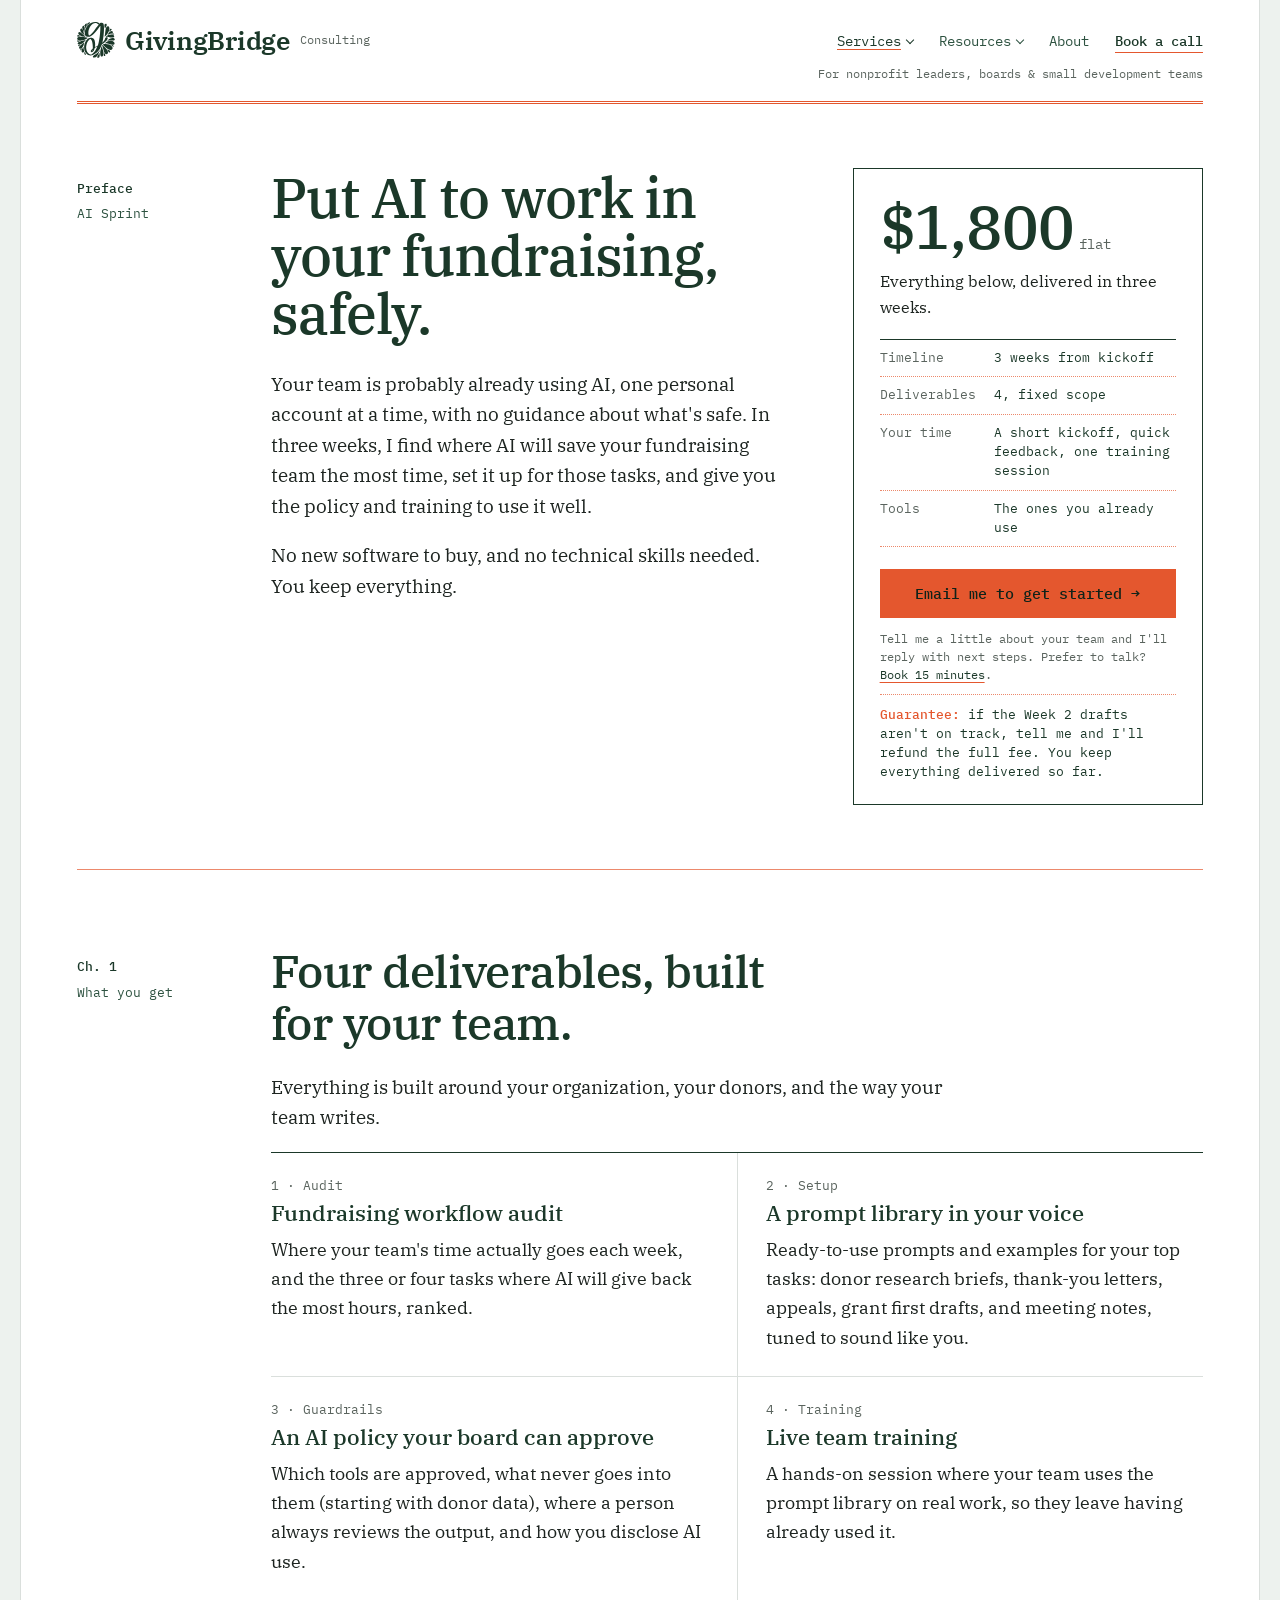
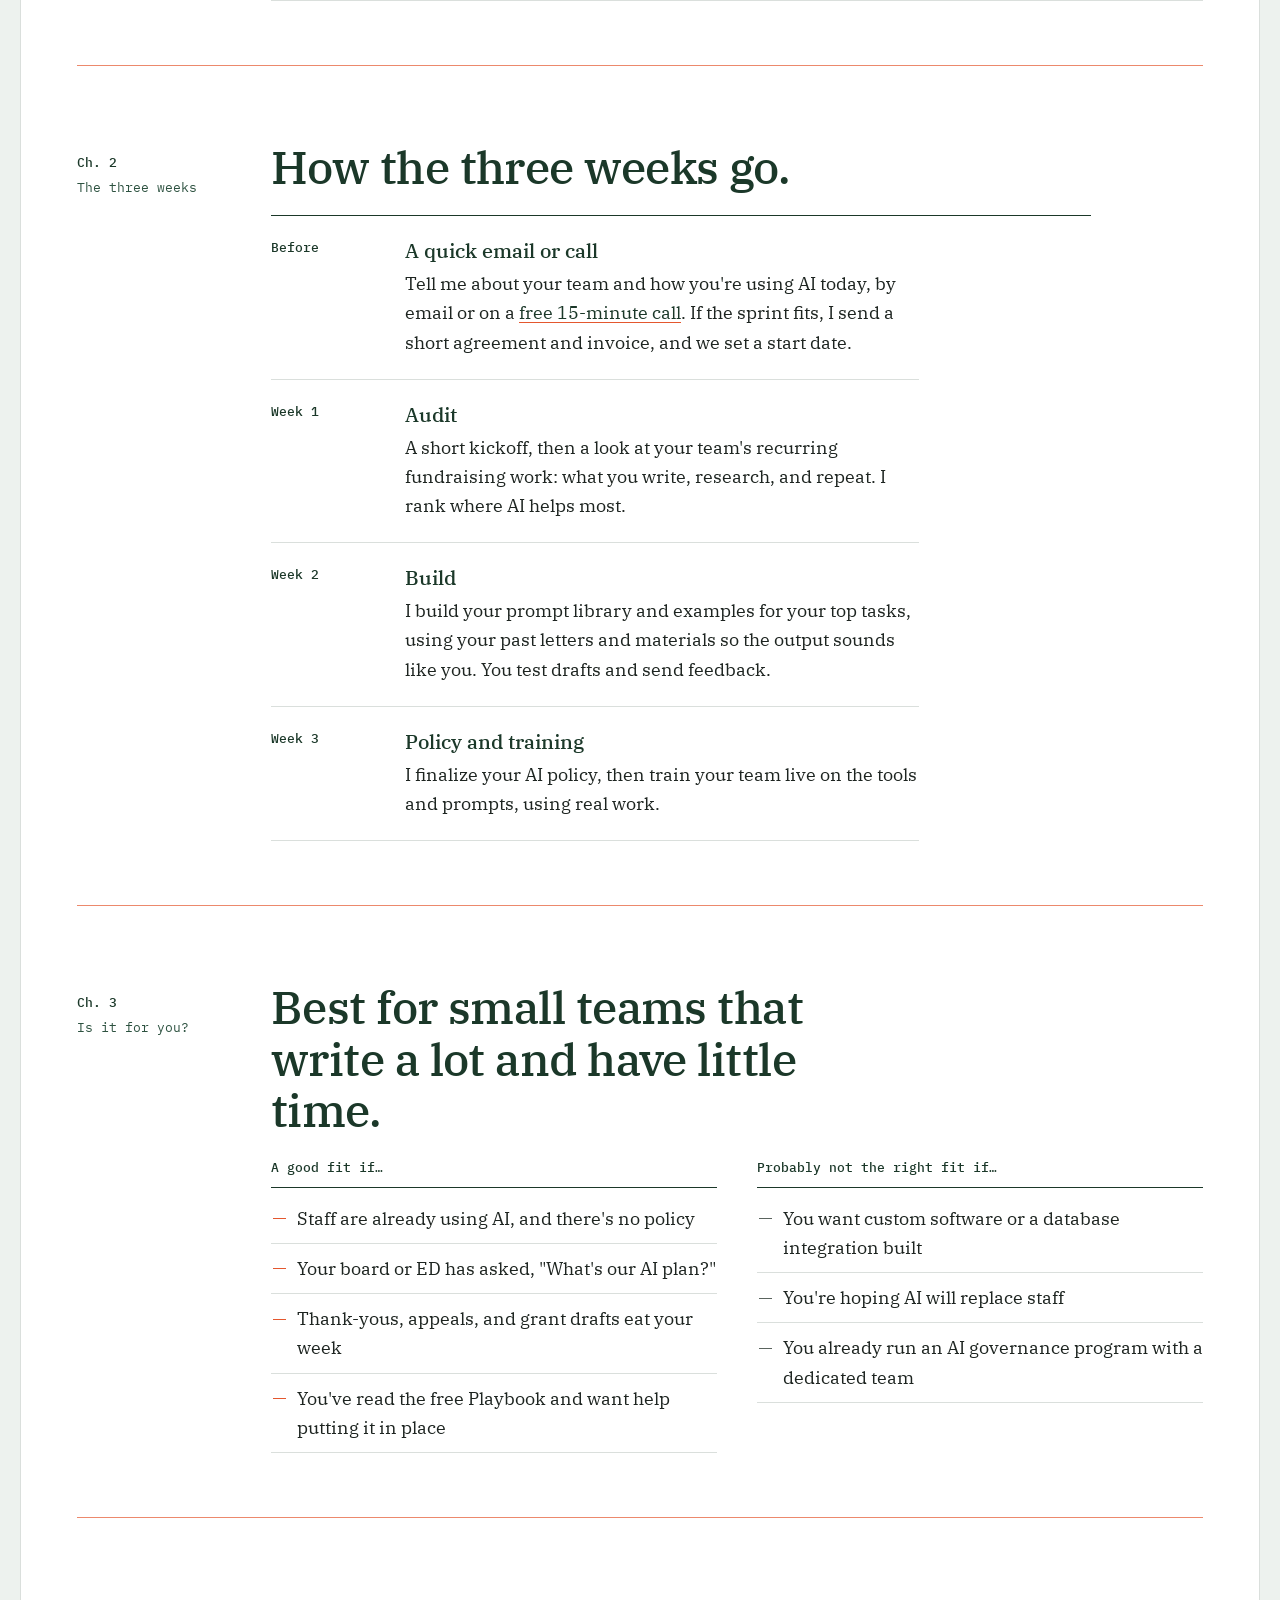
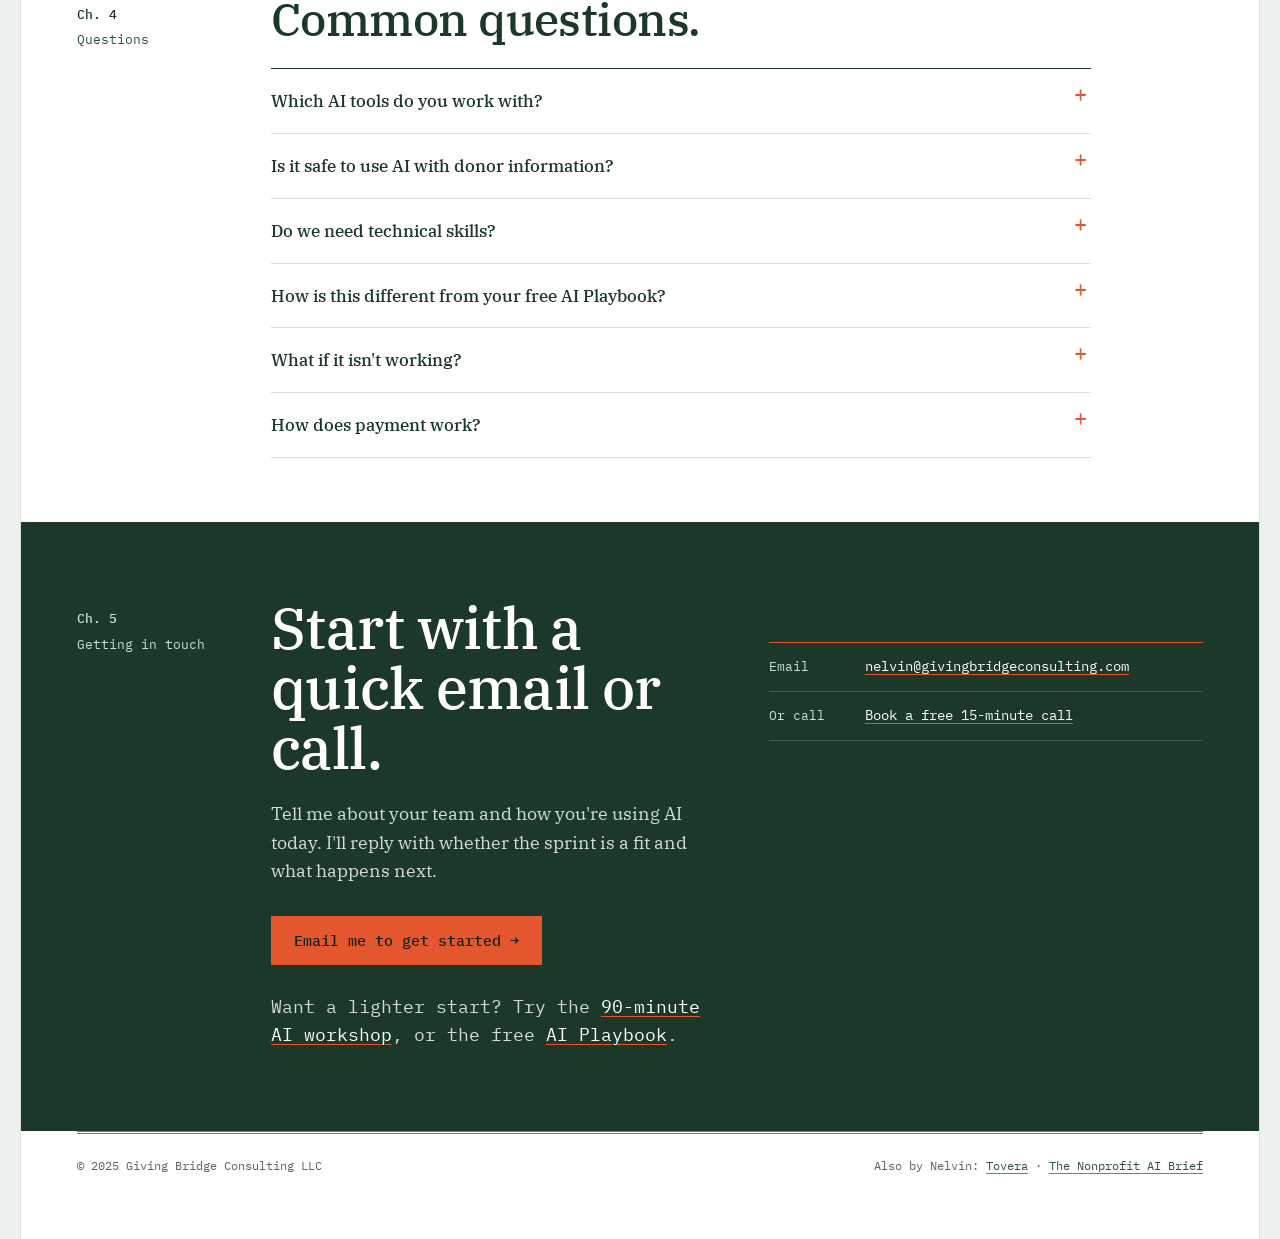
<file: ai-sprint/index.html>
<!doctype html>
<html lang="en">
<head>
<meta charset="utf-8">
<meta name="viewport" content="width=device-width, initial-scale=1">
<title>AI Fundraising Sprint ($1,800, 3 weeks) | GivingBridge Consulting</title>
<meta name="description" content="A fixed-scope, three-week project that puts AI to work for nonprofit fundraising teams: a workflow audit, a prompt library in your voice, an AI policy that protects donor data, and live team training. $1,800 flat.">
<link rel="icon" href="/assets/favicon.svg" type="image/svg+xml">
<link rel="apple-touch-icon" href="/assets/apple-touch-icon.png">
<link rel="canonical" href="https://givingbridgeconsulting.com/ai-sprint/">
<meta name="theme-color" content="#1B3829">
<meta property="og:type" content="website">
<meta property="og:site_name" content="GivingBridge Consulting">
<meta property="og:title" content="The AI Fundraising Sprint | GivingBridge Consulting">
<meta property="og:description" content="Three weeks to put AI to work in your fundraising, safely. Workflow audit, prompt library, AI policy, and training. $1,800 flat.">
<meta property="og:url" content="https://givingbridgeconsulting.com/ai-sprint/">
<meta property="og:image" content="https://givingbridgeconsulting.com/assets/og-image.jpg">
<meta name="twitter:card" content="summary_large_image">
<link rel="preconnect" href="https://fonts.googleapis.com">
<link rel="preconnect" href="https://fonts.gstatic.com" crossorigin>
<link href="https://fonts.googleapis.com/css2?family=IBM+Plex+Mono:wght@400;500&family=IBM+Plex+Serif:ital,wght@0,400;0,500;0,600;1,400&display=swap" rel="stylesheet">
<link rel="stylesheet" href="/assets/site.css?v=20261117a">










<script type="application/ld+json">
{
 "@context": "https://schema.org",
 "@graph": [
  {
   "@type": [
    "Organization",
    "ProfessionalService"
   ],
   "@id": "https://givingbridgeconsulting.com/#org",
   "name": "GivingBridge Consulting",
   "legalName": "Giving Bridge Consulting LLC",
   "url": "https://givingbridgeconsulting.com/",
   "logo": "https://givingbridgeconsulting.com/assets/apple-touch-icon.png",
   "image": "https://givingbridgeconsulting.com/assets/og-image.jpg",
   "slogan": "Fundraising that outlives the moment.",
   "description": "Fundraising strategy and practical AI for nonprofits. GivingBridge helps small development teams, executive directors, and boards build the systems, clarity, and roadmap to turn goodwill into lasting support.",
   "email": "nelvin@givingbridgeconsulting.com",
   "founder": {
    "@id": "https://givingbridgeconsulting.com/#nelvin"
   },
   "address": {
    "@type": "PostalAddress",
    "addressLocality": "East Northport",
    "addressRegion": "NY",
    "addressCountry": "US"
   },
   "areaServed": {
    "@type": "Country",
    "name": "United States"
   },
   "sameAs": [
    "https://www.linkedin.com/company/giving-bridge-consulting/"
   ],
   "knowsAbout": [
    "Nonprofit fundraising",
    "Donor strategy",
    "Donor retention",
    "Donor segmentation",
    "Donor journey mapping",
    "AI for nonprofits",
    "AI for fundraising",
    "Nonprofit AI policy",
    "Associate boards",
    "Board fundraising",
    "Major gifts"
   ],
   "contactPoint": {
    "@type": "ContactPoint",
    "contactType": "sales",
    "email": "nelvin@givingbridgeconsulting.com",
    "url": "https://calendar.app.google/1Do2GPcDJhYSkQES9"
   }
  },
  {
   "@type": "Service",
   "@id": "https://givingbridgeconsulting.com/ai-sprint/#service",
   "name": "AI Fundraising Sprint",
   "description": "A fixed-scope, three-week project that puts AI to work for a nonprofit fundraising team: a workflow audit, a prompt library in the organization's voice, an AI acceptable-use policy that protects donor data, and live team training.",
   "serviceType": "AI consulting for nonprofits",
   "provider": {
    "@id": "https://givingbridgeconsulting.com/#org"
   },
   "areaServed": {
    "@type": "Country",
    "name": "United States"
   },
   "audience": {
    "@type": "Audience",
    "audienceType": "Nonprofit organizations"
   },
   "url": "https://givingbridgeconsulting.com/ai-sprint/",
   "offers": {
    "@type": "Offer",
    "price": "1800",
    "priceCurrency": "USD",
    "availability": "https://schema.org/InStock",
    "url": "https://givingbridgeconsulting.com/ai-sprint/"
   }
  },
  {
   "@type": "FAQPage",
   "@id": "https://givingbridgeconsulting.com/ai-sprint/#faq",
   "mainEntity": [
    {
     "@type": "Question",
     "name": "Which AI tools do you work with?",
     "acceptedAnswer": {
      "@type": "Answer",
      "text": "The ones your team already has or can get easily, such as ChatGPT, Claude, Microsoft Copilot, or Google Gemini. You don't need to buy new software for the sprint."
     }
    },
    {
     "@type": "Question",
     "name": "Is it safe to use AI with donor information?",
     "acceptedAnswer": {
      "@type": "Answer",
      "text": "It can be, with guardrails. Your policy spells out what never goes into an AI tool, which tools are approved, and where a person always reviews the output. Protecting donor trust comes first."
     }
    },
    {
     "@type": "Question",
     "name": "Do we need technical skills?",
     "acceptedAnswer": {
      "@type": "Answer",
      "text": "No. If your team can write an email, they can use what we build. The training is hands-on and built around your real work."
     }
    },
    {
     "@type": "Question",
     "name": "How is this different from your free AI Playbook?",
     "acceptedAnswer": {
      "@type": "Answer",
      "text": "The Playbook is the do-it-yourself version: templates and prompts anyone can adapt. The sprint is done with you. I tailor the prompts to your voice, fit the policy to your organization, and train your team."
     }
    },
    {
     "@type": "Question",
     "name": "What if it isn't working?",
     "acceptedAnswer": {
      "@type": "Answer",
      "text": "You'll see drafts in Week 2. If they aren't on track, tell me and I'll refund the full $1,800. You keep everything delivered so far."
     }
    },
    {
     "@type": "Question",
     "name": "How does payment work?",
     "acceptedAnswer": {
      "@type": "Answer",
      "text": "After we confirm the sprint is a fit, I send a short agreement and an invoice for $1,800. The sprint starts once both are taken care of."
     }
    }
   ]
  },
  {
   "@type": "BreadcrumbList",
   "itemListElement": [
    {
     "@type": "ListItem",
     "position": 1,
     "name": "Home",
     "item": "https://givingbridgeconsulting.com/"
    },
    {
     "@type": "ListItem",
     "position": 2,
     "name": "AI Fundraising Sprint",
     "item": "https://givingbridgeconsulting.com/ai-sprint/"
    }
   ]
  }
 ]
}
</script>
</head>
<body>
<div class="sheet">

  <header>
    <div class="masthead">
      <a class="wordmark" href="/" aria-label="GivingBridge Consulting, home">
        <img class="mark" src="/assets/logo-g.svg" alt="" width="38" height="36"><b>GivingBridge</b><small>Consulting</small>
      </a>
      <div class="masthead-right">
        <nav aria-label="Primary">
          <details class="menu">
            <summary class="is-current">Services</summary>
            <div class="menu-panel groups">
              <div class="menu-col">
                <h4><a href="/#ai-fundraising">AI for Fundraising</a></h4>
                <a href="/ai-sprint/"><b class="price">$1,800</b><span>AI Fundraising Sprint</span><small>Three weeks, fixed scope</small></a>
                <a href="/ai-workshop/"><b class="price">$1,000</b><span>Team workshop</span><small>90 minutes, live</small></a>
              </div>
              <div class="menu-col">
                <h4><a href="/#donor-strategy">Fundraising</a></h4>
                <a href="/sprint/"><b class="price">$1,500</b><span>Donor Strategy Sprint</span><small>Three weeks, fixed scope</small></a>
                <a href="/#associate-boards"><b class="price price-muted">Scoped</b><span>Associate Board Development</span><small>Build or restructure</small></a>
              </div>
            </div>
          </details>
          <details class="menu">
            <summary>Resources</summary>
            <div class="menu-panel single">
              <div class="menu-col">
                <a href="/resources/#tovera"><span>Tovera</span><small>Every nonprofit event in one place</small></a>
                <a href="/resources/#brief"><span>The Nonprofit AI Brief</span><small>AI for nonprofits, every morning</small></a>
                <a href="/resources/#top"><span>All resources</span><small>Why I built them</small></a>
              </div>
            </div>
          </details>
          <a href="/#author">About</a>
          <a class="book" href="https://calendar.app.google/1Do2GPcDJhYSkQES9" target="_blank" rel="noopener">Book a call</a>
        </nav>
        <p class="audience">For nonprofit leaders, boards &amp; small development teams</p>
      </div>
    </div>
  </header>

  <main>

    <!-- HERO -->
    <section class="ch ch-wide preface" aria-labelledby="h-top">
      <div class="ch-meta"><span class="num">Preface</span><span class="name">AI Sprint</span></div>
      <div class="ch-body">
        <div class="offer-hero">
          <div>
            <h1 id="h-top">Put AI to work in your fundraising, safely.</h1>
            <div class="intro">
              <p>Your team is probably already using AI, one personal account at a time, with no guidance about what's safe. In three weeks, I find where AI will save your fundraising team the most time, set it up for those tasks, and give you the policy and training to use it well.</p>
              <p>No new software to buy, and no technical skills needed. You keep everything.</p>
            </div>
          </div>
          <aside class="price-card" aria-label="Pricing">
            <div class="amount">$1,800<small>flat</small></div>
            <p class="what">Everything below, delivered in three weeks.</p>
            <dl>
              <div><dt>Timeline</dt><dd>3 weeks from kickoff</dd></div>
              <div><dt>Deliverables</dt><dd>4, fixed scope</dd></div>
              <div><dt>Your time</dt><dd>A short kickoff, quick feedback, one training session</dd></div>
              <div><dt>Tools</dt><dd>The ones you already use</dd></div>
            </dl>
            <a class="btn btn-accent" href="mailto:nelvin@givingbridgeconsulting.com?subject=AI%20Fundraising%20Sprint">Email me to get started →</a>
            <p class="fine">Tell me a little about your team and I'll reply with next steps. Prefer to talk? <a href="https://calendar.app.google/1Do2GPcDJhYSkQES9" target="_blank" rel="noopener">Book 15 minutes</a>.</p>
            <p class="guarantee"><b>Guarantee:</b> if the Week 2 drafts aren't on track, tell me and I'll refund the full fee. You keep everything delivered so far.</p>
          </aside>
        </div>
      </div>
    </section>

    <!-- DELIVERABLES -->
    <section class="ch ch-wide" id="deliverables" aria-labelledby="h-del">
      <div class="ch-meta"><span class="num">Ch. 1</span><span class="name">What you get</span></div>
      <div class="ch-body">
        <h2 id="h-del">Four deliverables, built for your team.</h2>
        <p class="lede">Everything is built around your organization, your donors, and the way your team writes.</p>
        <div class="areas">
          <div class="area">
            <span class="k">1 · Audit</span>
            <h3>Fundraising workflow audit</h3>
            <p>Where your team's time actually goes each week, and the three or four tasks where AI will give back the most hours, ranked.</p>
          </div>
          <div class="area">
            <span class="k">2 · Setup</span>
            <h3>A prompt library in your voice</h3>
            <p>Ready-to-use prompts and examples for your top tasks: donor research briefs, thank-you letters, appeals, grant first drafts, and meeting notes, tuned to sound like you.</p>
          </div>
          <div class="area">
            <span class="k">3 · Guardrails</span>
            <h3>An AI policy your board can approve</h3>
            <p>Which tools are approved, what never goes into them (starting with donor data), where a person always reviews the output, and how you disclose AI use.</p>
          </div>
          <div class="area">
            <span class="k">4 · Training</span>
            <h3>Live team training</h3>
            <p>A hands-on session where your team uses the prompt library on real work, so they leave having already used it.</p>
          </div>
        </div>
      </div>
    </section>

    <!-- TIMELINE -->
    <section class="ch ch-wide" id="timeline" aria-labelledby="h-time">
      <div class="ch-meta"><span class="num">Ch. 2</span><span class="name">The three weeks</span></div>
      <div class="ch-body">
        <h2 id="h-time">How the three weeks go.</h2>
        <ol class="weeks">
          <li>
            <span class="when">Before</span>
            <div><h3>A quick email or call</h3><p>Tell me about your team and how you're using AI today, by email or on a <a href="https://calendar.app.google/1Do2GPcDJhYSkQES9" target="_blank" rel="noopener">free 15-minute call</a>. If the sprint fits, I send a short agreement and invoice, and we set a start date.</p></div>
          </li>
          <li>
            <span class="when">Week 1</span>
            <div><h3>Audit</h3><p>A short kickoff, then a look at your team's recurring fundraising work: what you write, research, and repeat. I rank where AI helps most.</p></div>
          </li>
          <li>
            <span class="when">Week 2</span>
            <div><h3>Build</h3><p>I build your prompt library and examples for your top tasks, using your past letters and materials so the output sounds like you. You test drafts and send feedback.</p></div>
          </li>
          <li>
            <span class="when">Week 3</span>
            <div><h3>Policy and training</h3><p>I finalize your AI policy, then train your team live on the tools and prompts, using real work.</p></div>
          </li>
        </ol>
      </div>
    </section>

    <!-- FIT -->
    <section class="ch ch-wide" id="fit" aria-labelledby="h-fit">
      <div class="ch-meta"><span class="num">Ch. 3</span><span class="name">Is it for you?</span></div>
      <div class="ch-body">
        <h2 id="h-fit">Best for small teams that write a lot and have little time.</h2>
        <div class="fit">
          <div>
            <h3>A good fit if…</h3>
            <ul>
              <li>Staff are already using AI, and there's no policy</li>
              <li>Your board or ED has asked, "What's our AI plan?"</li>
              <li>Thank-yous, appeals, and grant drafts eat your week</li>
              <li>You've read the free Playbook and want help putting it in place</li>
            </ul>
          </div>
          <div class="no">
            <h3>Probably not the right fit if…</h3>
            <ul>
              <li>You want custom software or a database integration built</li>
              <li>You're hoping AI will replace staff</li>
              <li>You already run an AI governance program with a dedicated team</li>
            </ul>
          </div>
        </div>
      </div>
    </section>

    <!-- FAQ -->
    <section class="ch ch-wide" id="faq" aria-labelledby="h-faq">
      <div class="ch-meta"><span class="num">Ch. 4</span><span class="name">Questions</span></div>
      <div class="ch-body">
        <h2 id="h-faq">Common questions.</h2>
        <div class="faq">
          <details>
            <summary>Which AI tools do you work with?</summary>
            <p>The ones your team already has or can get easily, such as ChatGPT, Claude, Microsoft Copilot, or Google Gemini. You don't need to buy new software for the sprint.</p>
          </details>
          <details>
            <summary>Is it safe to use AI with donor information?</summary>
            <p>It can be, with guardrails. Your policy spells out what never goes into an AI tool, which tools are approved, and where a person always reviews the output. Protecting donor trust comes first.</p>
          </details>
          <details>
            <summary>Do we need technical skills?</summary>
            <p>No. If your team can write an email, they can use what we build. The training is hands-on and built around your real work.</p>
          </details>
          <details>
            <summary>How is this different from your free AI Playbook?</summary>
            <p>The Playbook is the do-it-yourself version: templates and prompts anyone can adapt. The sprint is done with you. I tailor the prompts to your voice, fit the policy to your organization, and train your team.</p>
          </details>
          <details>
            <summary>What if it isn't working?</summary>
            <p>You'll see drafts in Week 2. If they aren't on track, tell me and I'll refund the full $1,800. You keep everything delivered so far.</p>
          </details>
          <details>
            <summary>How does payment work?</summary>
            <p>After we confirm the sprint is a fit, I send a short agreement and an invoice for $1,800. The sprint starts once both are taken care of.</p>
          </details>
        </div>
      </div>
    </section>

    <!-- CLOSE -->
    <section class="ch ch-wide ch-close" aria-labelledby="h-next">
      <div class="ch-meta"><span class="num">Ch. 5</span><span class="name">Getting in touch</span></div>
      <div class="ch-body">
        <div class="close">
          <div>
            <h2 id="h-next">Start with a quick email or call.</h2>
            <p>Tell me about your team and how you're using AI today. I'll reply with whether the sprint is a fit and what happens next.</p>
            <div class="actions">
              <a class="btn btn-accent" href="mailto:nelvin@givingbridgeconsulting.com?subject=AI%20Fundraising%20Sprint">Email me to get started →</a>
            </div>
            <p class="ladder">Want a lighter start? Try the <a href="/ai-workshop/" style="color:var(--paper)">90-minute AI workshop</a>, or the free <a href="https://nonprofitaibrief.org/playbook" target="_blank" rel="noopener" style="color:var(--paper)">AI Playbook</a>.</p>
          </div>
          <div>
            <dl class="reach">
              <div><dt>Email</dt><dd><a href="mailto:nelvin@givingbridgeconsulting.com">nelvin@givingbridgeconsulting.com</a></dd></div>
              <div><dt>Or call</dt><dd><a href="https://calendar.app.google/1Do2GPcDJhYSkQES9" target="_blank" rel="noopener">Book a free 15-minute call</a></dd></div>
            </dl>
          </div>
        </div>
      </div>
    </section>
  </main>

  <footer class="colophon">
    <span>© 2025 Giving Bridge Consulting LLC</span>
    <span>Also by Nelvin: <a href="https://tovera.org" target="_blank" rel="noopener">Tovera</a> · <a href="https://nonprofitaibrief.org" target="_blank" rel="noopener">The Nonprofit AI Brief</a></span>
  </footer>

</div>
<script>
  // Dropdown menus: one open at a time; close on outside click, link click or Escape
  (function(){
    var menus=[].slice.call(document.querySelectorAll('.menu'));
    menus.forEach(function(m){
      m.addEventListener('toggle',function(){ if(m.open) menus.forEach(function(o){ if(o!==m) o.open=false; }); });
      m.querySelectorAll('.menu-panel a').forEach(function(a){ a.addEventListener('click',function(){ m.open=false; }); });
    });
    document.addEventListener('click',function(e){ menus.forEach(function(m){ if(m.open && !m.contains(e.target)) m.open=false; }); });
    document.addEventListener('keydown',function(e){ if(e.key!=='Escape') return; menus.forEach(function(m){ if(m.open){ m.open=false; m.querySelector('summary').focus(); } }); });
  })();
  // Land on the right section when arriving from another page (e.g. /resources/#tovera)
  window.addEventListener('load',function(){
    if(!location.hash) return;
    var t=document.getElementById(decodeURIComponent(location.hash.slice(1)));
    if(t) window.scrollTo({top: t.getBoundingClientRect().top + window.scrollY - 16, behavior:'instant'});
  });
</script>
</body>
</html>
</file>
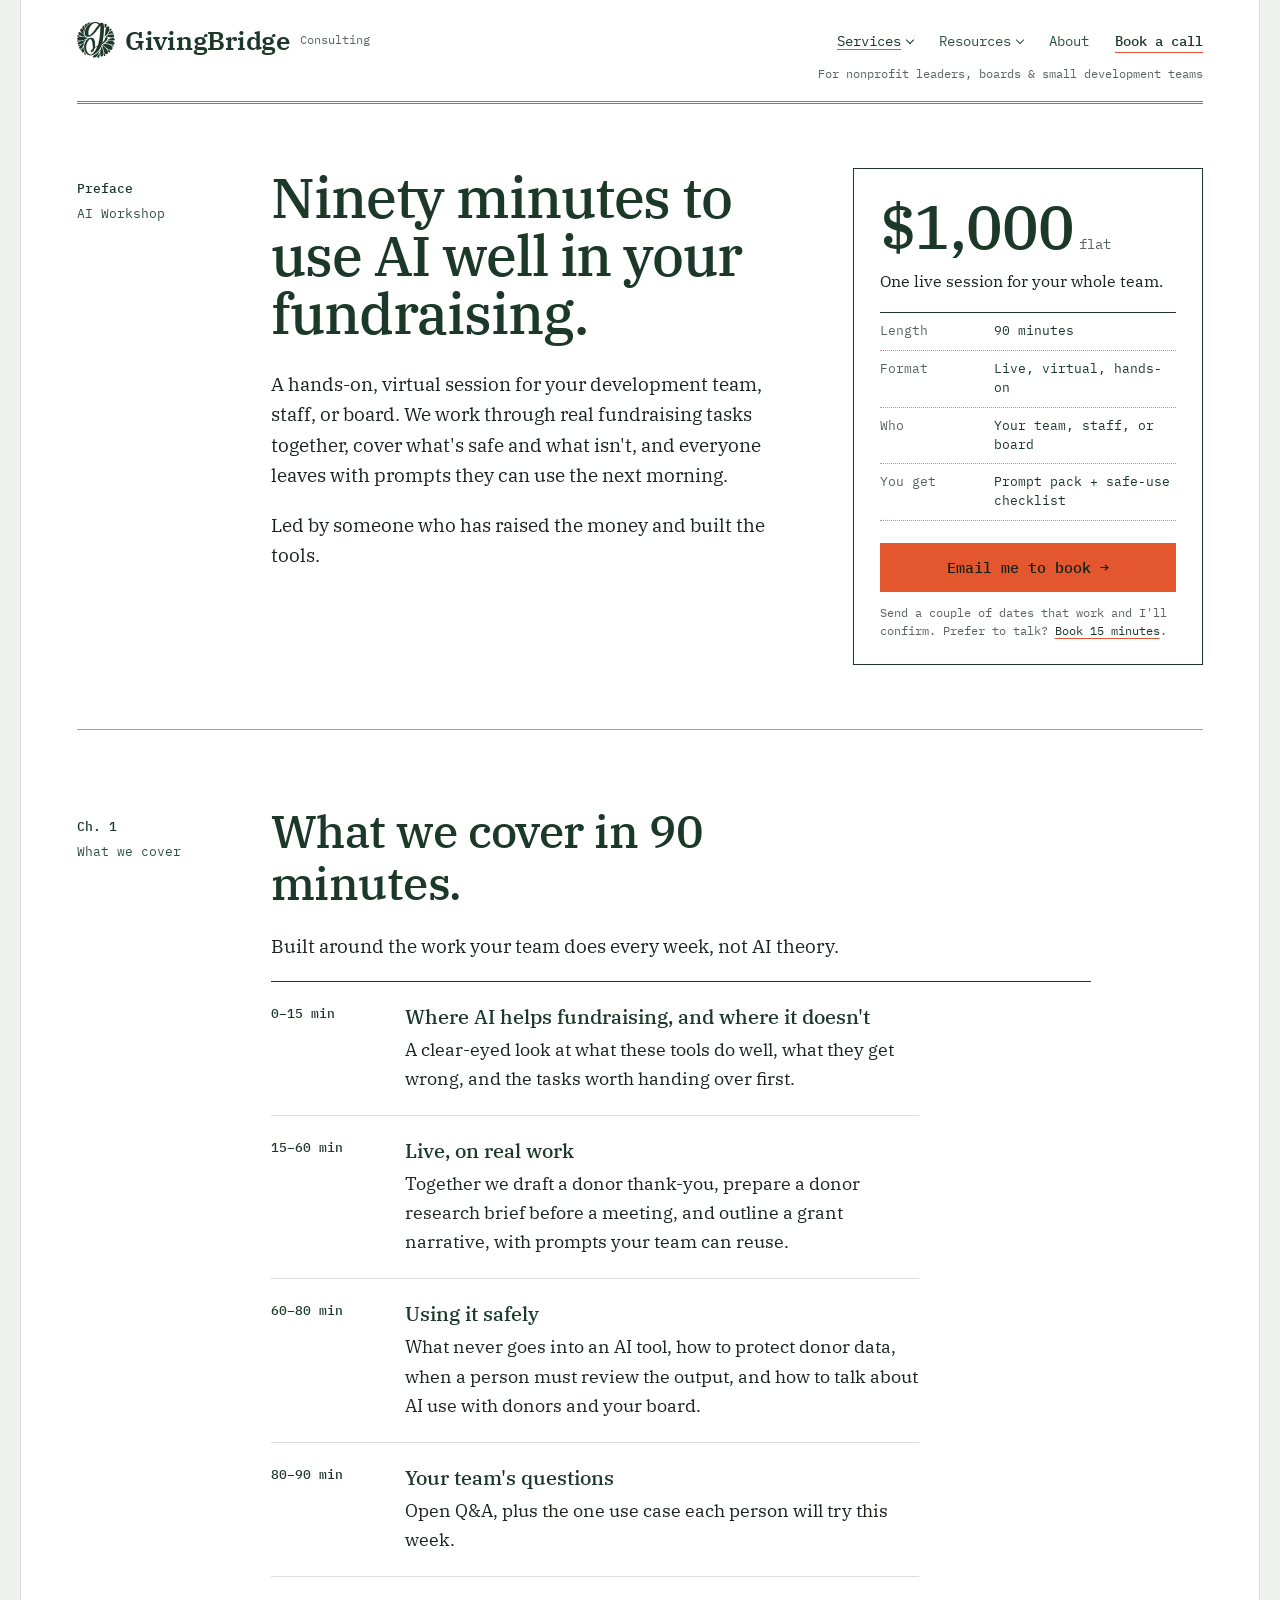
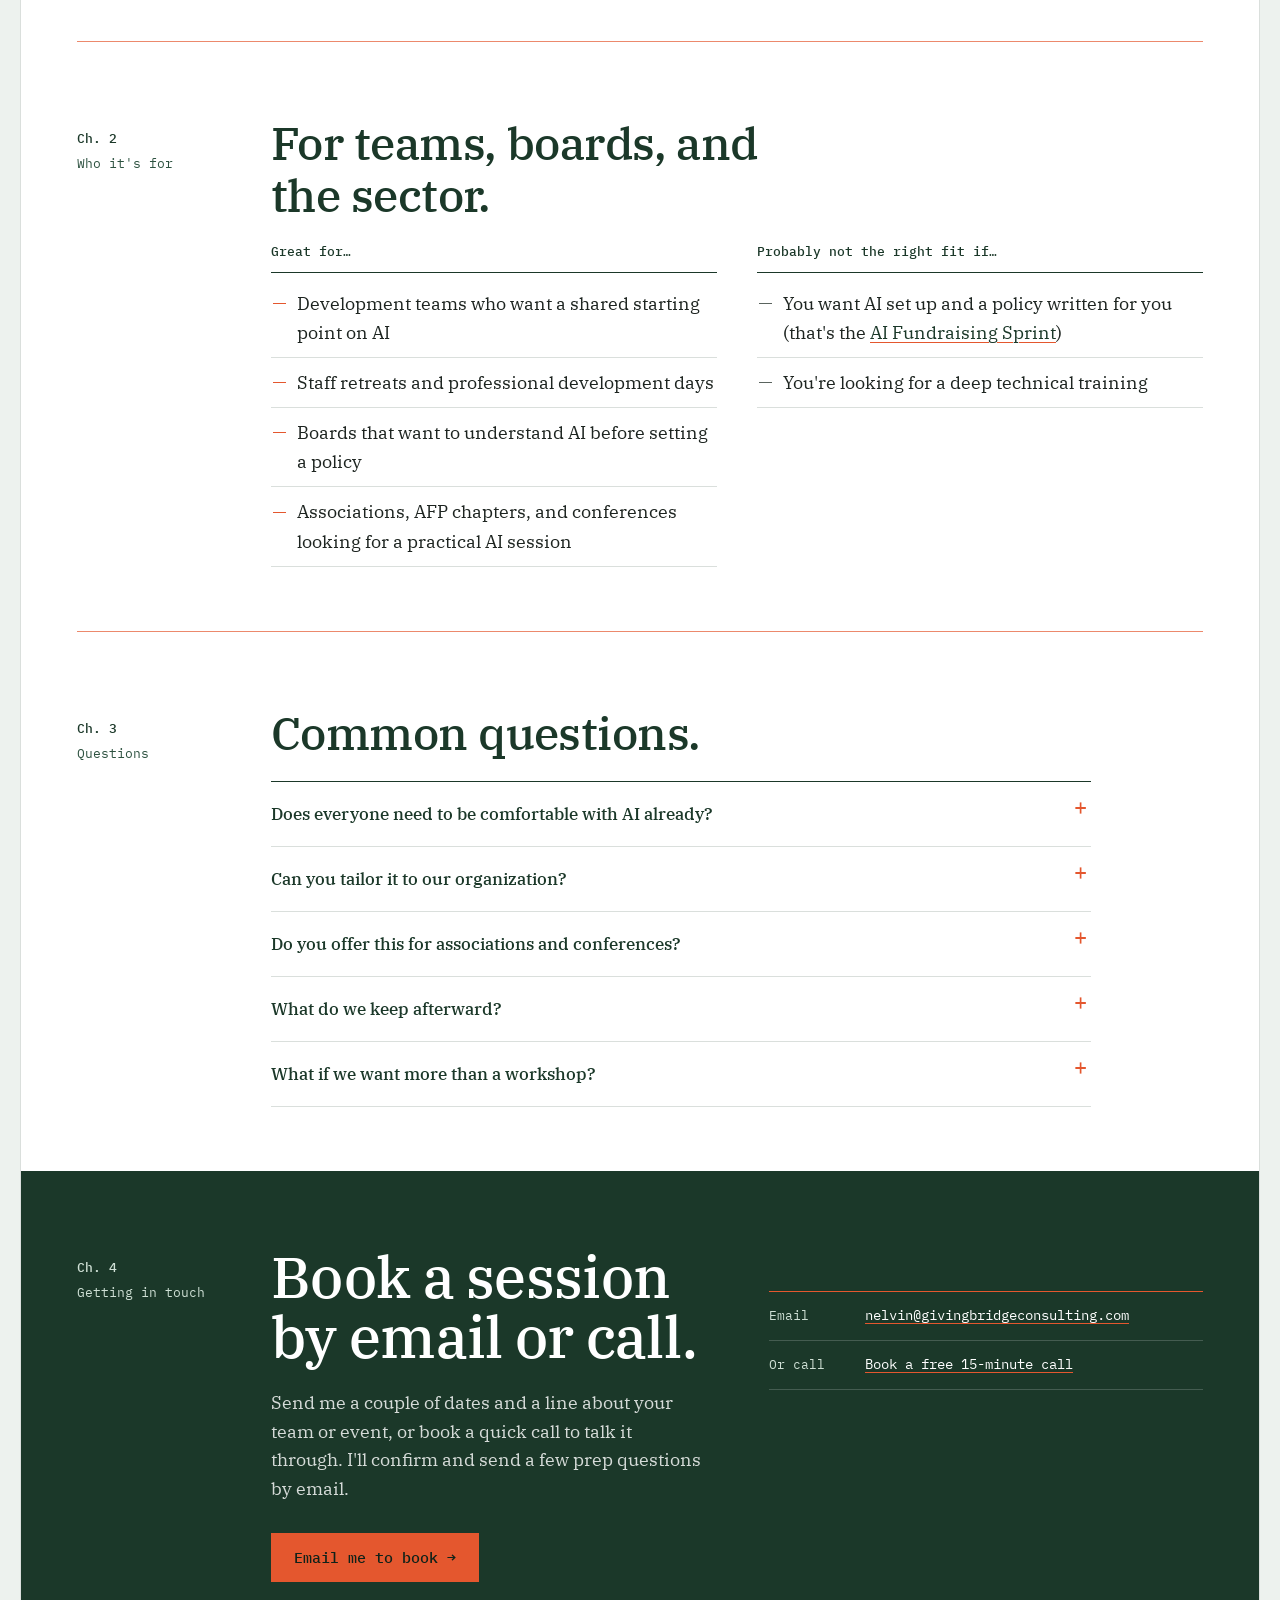
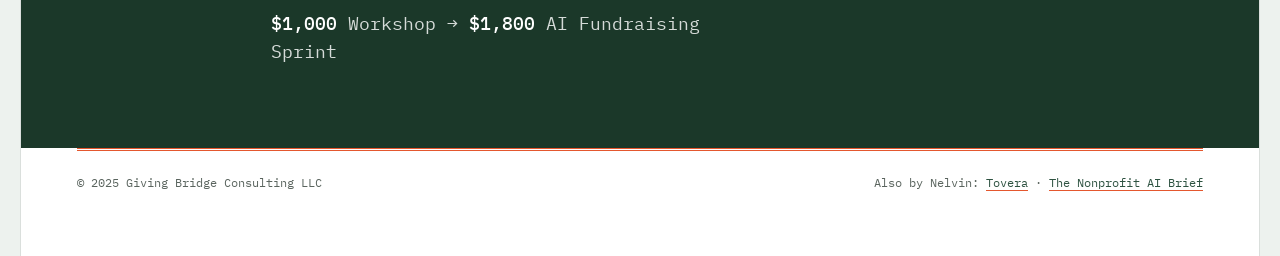
<file: ai-workshop/index.html>
<!doctype html>
<html lang="en">
<head>
<meta charset="utf-8">
<meta name="viewport" content="width=device-width, initial-scale=1">
<title>AI for Fundraisers Workshop ($1,000, 90 minutes) | GivingBridge Consulting</title>
<meta name="description" content="A 90-minute, hands-on virtual workshop that teaches nonprofit fundraising teams and boards to use AI well and safely, on real fundraising tasks. $1,000 flat. Also available for associations and conferences.">
<link rel="icon" href="/assets/favicon.svg" type="image/svg+xml">
<link rel="apple-touch-icon" href="/assets/apple-touch-icon.png">
<link rel="canonical" href="https://givingbridgeconsulting.com/ai-workshop/">
<meta name="theme-color" content="#1B3829">
<meta property="og:type" content="website">
<meta property="og:site_name" content="GivingBridge Consulting">
<meta property="og:title" content="AI for Fundraisers: a 90-minute workshop | GivingBridge Consulting">
<meta property="og:description" content="A hands-on workshop for nonprofit teams: use AI on real fundraising work, safely. $1,000 flat.">
<meta property="og:url" content="https://givingbridgeconsulting.com/ai-workshop/">
<meta property="og:image" content="https://givingbridgeconsulting.com/assets/og-image.jpg">
<meta name="twitter:card" content="summary_large_image">
<link rel="preconnect" href="https://fonts.googleapis.com">
<link rel="preconnect" href="https://fonts.gstatic.com" crossorigin>
<link href="https://fonts.googleapis.com/css2?family=IBM+Plex+Mono:wght@400;500&family=IBM+Plex+Serif:ital,wght@0,400;0,500;0,600;1,400&display=swap" rel="stylesheet">
<link rel="stylesheet" href="/assets/site.css?v=20261117a">










<script type="application/ld+json">
{
 "@context": "https://schema.org",
 "@graph": [
  {
   "@type": [
    "Organization",
    "ProfessionalService"
   ],
   "@id": "https://givingbridgeconsulting.com/#org",
   "name": "GivingBridge Consulting",
   "legalName": "Giving Bridge Consulting LLC",
   "url": "https://givingbridgeconsulting.com/",
   "logo": "https://givingbridgeconsulting.com/assets/apple-touch-icon.png",
   "image": "https://givingbridgeconsulting.com/assets/og-image.jpg",
   "slogan": "Fundraising that outlives the moment.",
   "description": "Fundraising strategy and practical AI for nonprofits. GivingBridge helps small development teams, executive directors, and boards build the systems, clarity, and roadmap to turn goodwill into lasting support.",
   "email": "nelvin@givingbridgeconsulting.com",
   "founder": {
    "@id": "https://givingbridgeconsulting.com/#nelvin"
   },
   "address": {
    "@type": "PostalAddress",
    "addressLocality": "East Northport",
    "addressRegion": "NY",
    "addressCountry": "US"
   },
   "areaServed": {
    "@type": "Country",
    "name": "United States"
   },
   "sameAs": [
    "https://www.linkedin.com/company/giving-bridge-consulting/"
   ],
   "knowsAbout": [
    "Nonprofit fundraising",
    "Donor strategy",
    "Donor retention",
    "Donor segmentation",
    "Donor journey mapping",
    "AI for nonprofits",
    "AI for fundraising",
    "Nonprofit AI policy",
    "Associate boards",
    "Board fundraising",
    "Major gifts"
   ],
   "contactPoint": {
    "@type": "ContactPoint",
    "contactType": "sales",
    "email": "nelvin@givingbridgeconsulting.com",
    "url": "https://calendar.app.google/1Do2GPcDJhYSkQES9"
   }
  },
  {
   "@type": "Service",
   "@id": "https://givingbridgeconsulting.com/ai-workshop/#service",
   "name": "AI for Fundraisers workshop",
   "description": "A 90-minute, hands-on virtual workshop that teaches nonprofit fundraising teams and boards to use AI well and safely on real fundraising tasks.",
   "serviceType": "AI training for nonprofits",
   "provider": {
    "@id": "https://givingbridgeconsulting.com/#org"
   },
   "areaServed": {
    "@type": "Country",
    "name": "United States"
   },
   "audience": {
    "@type": "Audience",
    "audienceType": "Nonprofit organizations"
   },
   "url": "https://givingbridgeconsulting.com/ai-workshop/",
   "offers": {
    "@type": "Offer",
    "price": "1000",
    "priceCurrency": "USD",
    "availability": "https://schema.org/InStock",
    "url": "https://givingbridgeconsulting.com/ai-workshop/"
   }
  },
  {
   "@type": "FAQPage",
   "@id": "https://givingbridgeconsulting.com/ai-workshop/#faq",
   "mainEntity": [
    {
     "@type": "Question",
     "name": "Does everyone need to be comfortable with AI already?",
     "acceptedAnswer": {
      "@type": "Answer",
      "text": "No. The session works for complete beginners and for people already experimenting. Everyone works on real tasks at their own pace."
     }
    },
    {
     "@type": "Question",
     "name": "Can you tailor it to our organization?",
     "acceptedAnswer": {
      "@type": "Answer",
      "text": "Yes. Before the session, I ask a few questions about your team and the work you do most, and build the examples around them."
     }
    },
    {
     "@type": "Question",
     "name": "Do you offer this for associations and conferences?",
     "acceptedAnswer": {
      "@type": "Answer",
      "text": "Yes. The workshop works well as a session for AFP chapters, nonprofit associations, and conferences. Email me with your event details."
     }
    },
    {
     "@type": "Question",
     "name": "What do we keep afterward?",
     "acceptedAnswer": {
      "@type": "Answer",
      "text": "A prompt pack for common fundraising tasks and a safe-use checklist for your team. You're welcome to record the session for staff who can't attend."
     }
    },
    {
     "@type": "Question",
     "name": "What if we want more than a workshop?",
     "acceptedAnswer": {
      "@type": "Answer",
      "text": "The AI Fundraising Sprint goes further: a workflow audit, a prompt library in your voice, a written AI policy, and team training, in three weeks."
     }
    }
   ]
  },
  {
   "@type": "BreadcrumbList",
   "itemListElement": [
    {
     "@type": "ListItem",
     "position": 1,
     "name": "Home",
     "item": "https://givingbridgeconsulting.com/"
    },
    {
     "@type": "ListItem",
     "position": 2,
     "name": "AI for Fundraisers workshop",
     "item": "https://givingbridgeconsulting.com/ai-workshop/"
    }
   ]
  }
 ]
}
</script>
</head>
<body>
<div class="sheet">

  <header>
    <div class="masthead">
      <a class="wordmark" href="/" aria-label="GivingBridge Consulting, home">
        <img class="mark" src="/assets/logo-g.svg" alt="" width="38" height="36"><b>GivingBridge</b><small>Consulting</small>
      </a>
      <div class="masthead-right">
        <nav aria-label="Primary">
          <details class="menu">
            <summary class="is-current">Services</summary>
            <div class="menu-panel groups">
              <div class="menu-col">
                <h4><a href="/#ai-fundraising">AI for Fundraising</a></h4>
                <a href="/ai-sprint/"><b class="price">$1,800</b><span>AI Fundraising Sprint</span><small>Three weeks, fixed scope</small></a>
                <a href="/ai-workshop/"><b class="price">$1,000</b><span>Team workshop</span><small>90 minutes, live</small></a>
              </div>
              <div class="menu-col">
                <h4><a href="/#donor-strategy">Fundraising</a></h4>
                <a href="/sprint/"><b class="price">$1,500</b><span>Donor Strategy Sprint</span><small>Three weeks, fixed scope</small></a>
                <a href="/#associate-boards"><b class="price price-muted">Scoped</b><span>Associate Board Development</span><small>Build or restructure</small></a>
              </div>
            </div>
          </details>
          <details class="menu">
            <summary>Resources</summary>
            <div class="menu-panel single">
              <div class="menu-col">
                <a href="/resources/#tovera"><span>Tovera</span><small>Every nonprofit event in one place</small></a>
                <a href="/resources/#brief"><span>The Nonprofit AI Brief</span><small>AI for nonprofits, every morning</small></a>
                <a href="/resources/#top"><span>All resources</span><small>Why I built them</small></a>
              </div>
            </div>
          </details>
          <a href="/#author">About</a>
          <a class="book" href="https://calendar.app.google/1Do2GPcDJhYSkQES9" target="_blank" rel="noopener">Book a call</a>
        </nav>
        <p class="audience">For nonprofit leaders, boards &amp; small development teams</p>
      </div>
    </div>
  </header>

  <main>

    <!-- HERO -->
    <section class="ch ch-wide preface" aria-labelledby="h-top">
      <div class="ch-meta"><span class="num">Preface</span><span class="name">AI Workshop</span></div>
      <div class="ch-body">
        <div class="offer-hero">
          <div>
            <h1 id="h-top">Ninety minutes to use AI well in your fundraising.</h1>
            <div class="intro">
              <p>A hands-on, virtual session for your development team, staff, or board. We work through real fundraising tasks together, cover what's safe and what isn't, and everyone leaves with prompts they can use the next morning.</p>
              <p>Led by someone who has raised the money and built the tools.</p>
            </div>
          </div>
          <aside class="price-card" aria-label="Pricing">
            <div class="amount">$1,000<small>flat</small></div>
            <p class="what">One live session for your whole team.</p>
            <dl>
              <div><dt>Length</dt><dd>90 minutes</dd></div>
              <div><dt>Format</dt><dd>Live, virtual, hands-on</dd></div>
              <div><dt>Who</dt><dd>Your team, staff, or board</dd></div>
              <div><dt>You get</dt><dd>Prompt pack + safe-use checklist</dd></div>
            </dl>
            <a class="btn btn-accent" href="mailto:nelvin@givingbridgeconsulting.com?subject=AI%20for%20Fundraisers%20workshop">Email me to book →</a>
            <p class="fine">Send a couple of dates that work and I'll confirm. Prefer to talk? <a href="https://calendar.app.google/1Do2GPcDJhYSkQES9" target="_blank" rel="noopener">Book 15 minutes</a>.</p>
          </aside>
        </div>
      </div>
    </section>

    <!-- AGENDA -->
    <section class="ch ch-wide" id="agenda" aria-labelledby="h-agenda">
      <div class="ch-meta"><span class="num">Ch. 1</span><span class="name">What we cover</span></div>
      <div class="ch-body">
        <h2 id="h-agenda">What we cover in 90 minutes.</h2>
        <p class="lede">Built around the work your team does every week, not AI theory.</p>
        <ol class="weeks">
          <li>
            <span class="when">0–15 min</span>
            <div><h3>Where AI helps fundraising, and where it doesn't</h3><p>A clear-eyed look at what these tools do well, what they get wrong, and the tasks worth handing over first.</p></div>
          </li>
          <li>
            <span class="when">15–60 min</span>
            <div><h3>Live, on real work</h3><p>Together we draft a donor thank-you, prepare a donor research brief before a meeting, and outline a grant narrative, with prompts your team can reuse.</p></div>
          </li>
          <li>
            <span class="when">60–80 min</span>
            <div><h3>Using it safely</h3><p>What never goes into an AI tool, how to protect donor data, when a person must review the output, and how to talk about AI use with donors and your board.</p></div>
          </li>
          <li>
            <span class="when">80–90 min</span>
            <div><h3>Your team's questions</h3><p>Open Q&amp;A, plus the one use case each person will try this week.</p></div>
          </li>
        </ol>
      </div>
    </section>

    <!-- FIT -->
    <section class="ch ch-wide" id="fit" aria-labelledby="h-fit">
      <div class="ch-meta"><span class="num">Ch. 2</span><span class="name">Who it's for</span></div>
      <div class="ch-body">
        <h2 id="h-fit">For teams, boards, and the sector.</h2>
        <div class="fit">
          <div>
            <h3>Great for…</h3>
            <ul>
              <li>Development teams who want a shared starting point on AI</li>
              <li>Staff retreats and professional development days</li>
              <li>Boards that want to understand AI before setting a policy</li>
              <li>Associations, AFP chapters, and conferences looking for a practical AI session</li>
            </ul>
          </div>
          <div class="no">
            <h3>Probably not the right fit if…</h3>
            <ul>
              <li>You want AI set up and a policy written for you (that's the <a href="/ai-sprint/">AI Fundraising Sprint</a>)</li>
              <li>You're looking for a deep technical training</li>
            </ul>
          </div>
        </div>
      </div>
    </section>

    <!-- FAQ -->
    <section class="ch ch-wide" id="faq" aria-labelledby="h-faq">
      <div class="ch-meta"><span class="num">Ch. 3</span><span class="name">Questions</span></div>
      <div class="ch-body">
        <h2 id="h-faq">Common questions.</h2>
        <div class="faq">
          <details>
            <summary>Does everyone need to be comfortable with AI already?</summary>
            <p>No. The session works for complete beginners and for people already experimenting. Everyone works on real tasks at their own pace.</p>
          </details>
          <details>
            <summary>Can you tailor it to our organization?</summary>
            <p>Yes. Before the session, I ask a few questions about your team and the work you do most, and build the examples around them.</p>
          </details>
          <details>
            <summary>Do you offer this for associations and conferences?</summary>
            <p>Yes. The workshop works well as a session for AFP chapters, nonprofit associations, and conferences. Email me with your event details.</p>
          </details>
          <details>
            <summary>What do we keep afterward?</summary>
            <p>A prompt pack for common fundraising tasks and a safe-use checklist for your team. You're welcome to record the session for staff who can't attend.</p>
          </details>
          <details>
            <summary>What if we want more than a workshop?</summary>
            <p>The <a href="/ai-sprint/">AI Fundraising Sprint</a> goes further: a workflow audit, a prompt library in your voice, a written AI policy, and team training, in three weeks.</p>
          </details>
        </div>
      </div>
    </section>

    <!-- CLOSE -->
    <section class="ch ch-wide ch-close" aria-labelledby="h-next">
      <div class="ch-meta"><span class="num">Ch. 4</span><span class="name">Getting in touch</span></div>
      <div class="ch-body">
        <div class="close">
          <div>
            <h2 id="h-next">Book a session by email or call.</h2>
            <p>Send me a couple of dates and a line about your team or event, or book a quick call to talk it through. I'll confirm and send a few prep questions by email.</p>
            <div class="actions">
              <a class="btn btn-accent" href="mailto:nelvin@givingbridgeconsulting.com?subject=AI%20for%20Fundraisers%20workshop">Email me to book →</a>
            </div>
            <p class="ladder"><b>$1,000</b> Workshop → <b>$1,800</b> AI Fundraising Sprint</p>
          </div>
          <div>
            <dl class="reach">
              <div><dt>Email</dt><dd><a href="mailto:nelvin@givingbridgeconsulting.com">nelvin@givingbridgeconsulting.com</a></dd></div>
              <div><dt>Or call</dt><dd><a href="https://calendar.app.google/1Do2GPcDJhYSkQES9" target="_blank" rel="noopener">Book a free 15-minute call</a></dd></div>
            </dl>
          </div>
        </div>
      </div>
    </section>
  </main>

  <footer class="colophon">
    <span>© 2025 Giving Bridge Consulting LLC</span>
    <span>Also by Nelvin: <a href="https://tovera.org" target="_blank" rel="noopener">Tovera</a> · <a href="https://nonprofitaibrief.org" target="_blank" rel="noopener">The Nonprofit AI Brief</a></span>
  </footer>

</div>
<script>
  // Dropdown menus: one open at a time; close on outside click, link click or Escape
  (function(){
    var menus=[].slice.call(document.querySelectorAll('.menu'));
    menus.forEach(function(m){
      m.addEventListener('toggle',function(){ if(m.open) menus.forEach(function(o){ if(o!==m) o.open=false; }); });
      m.querySelectorAll('.menu-panel a').forEach(function(a){ a.addEventListener('click',function(){ m.open=false; }); });
    });
    document.addEventListener('click',function(e){ menus.forEach(function(m){ if(m.open && !m.contains(e.target)) m.open=false; }); });
    document.addEventListener('keydown',function(e){ if(e.key!=='Escape') return; menus.forEach(function(m){ if(m.open){ m.open=false; m.querySelector('summary').focus(); } }); });
  })();
  // Land on the right section when arriving from another page (e.g. /resources/#tovera)
  window.addEventListener('load',function(){
    if(!location.hash) return;
    var t=document.getElementById(decodeURIComponent(location.hash.slice(1)));
    if(t) window.scrollTo({top: t.getBoundingClientRect().top + window.scrollY - 16, behavior:'instant'});
  });
</script>
</body>
</html>
</file>
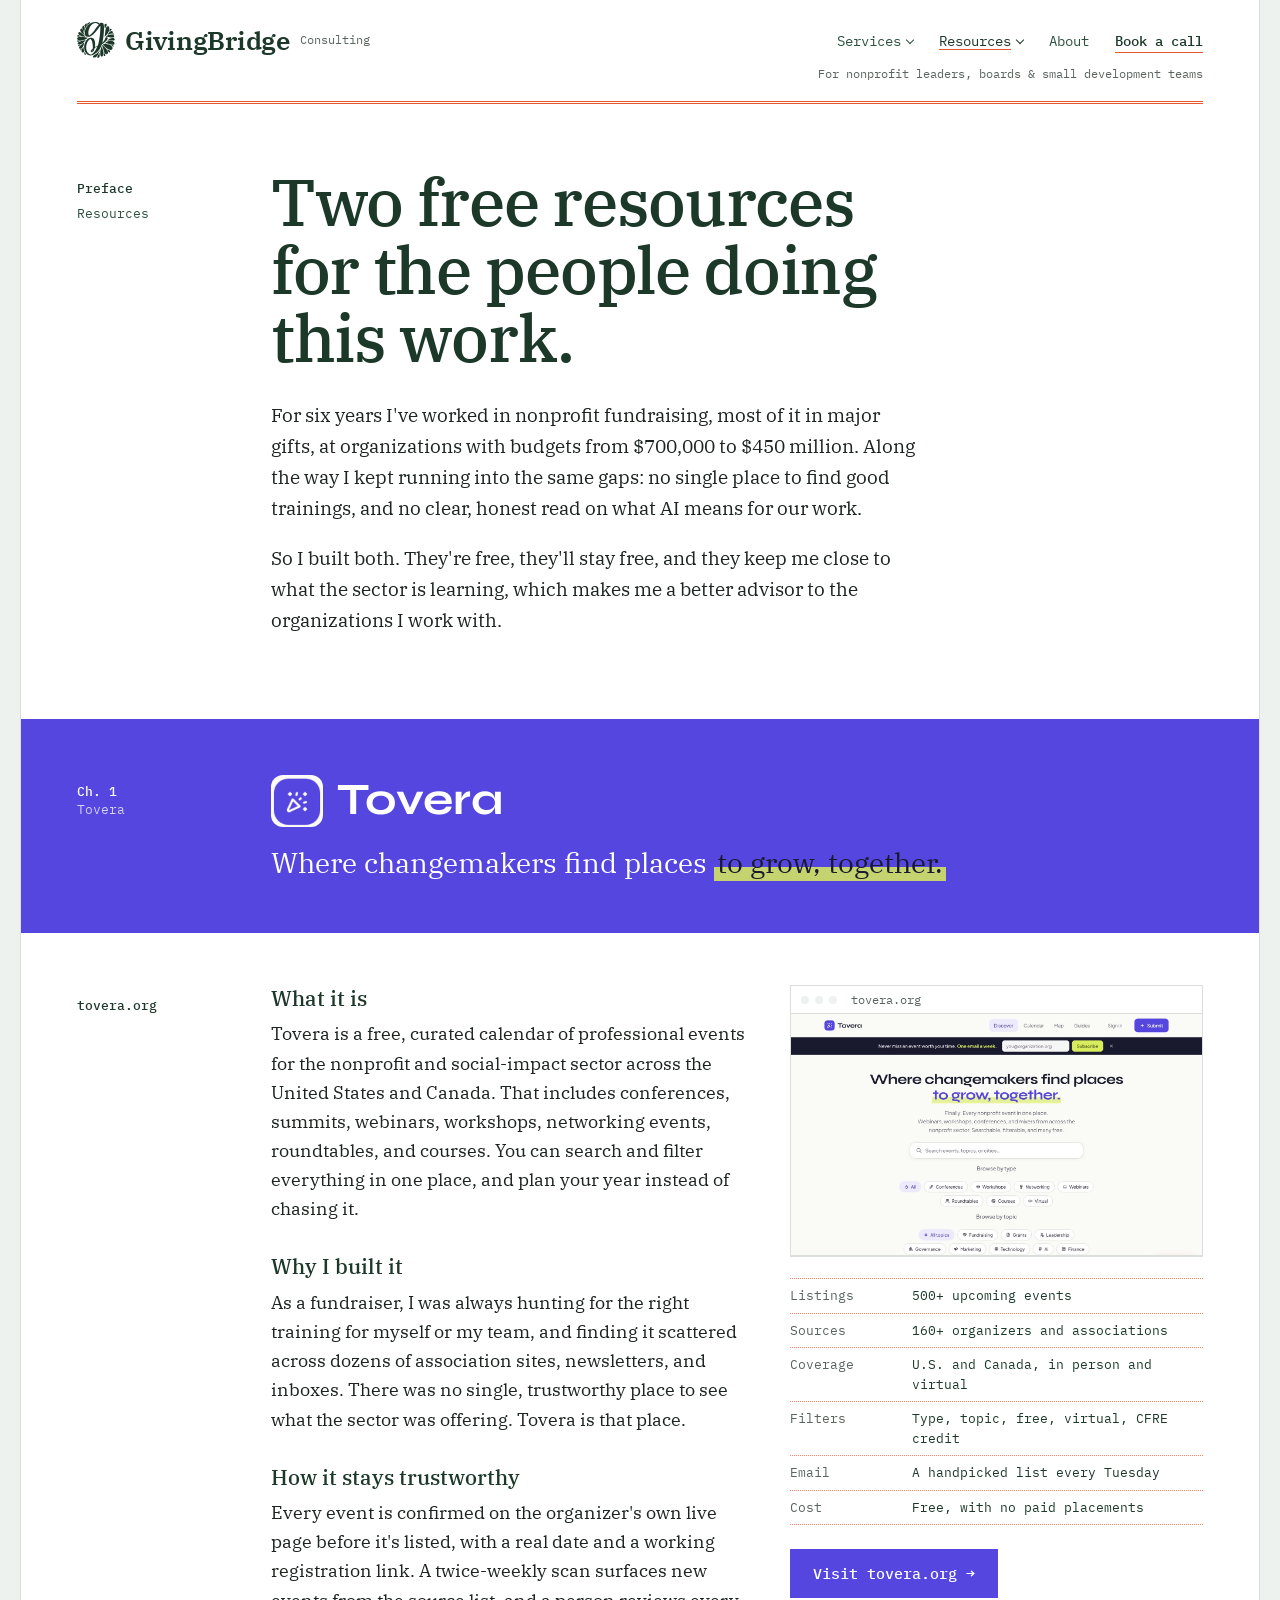
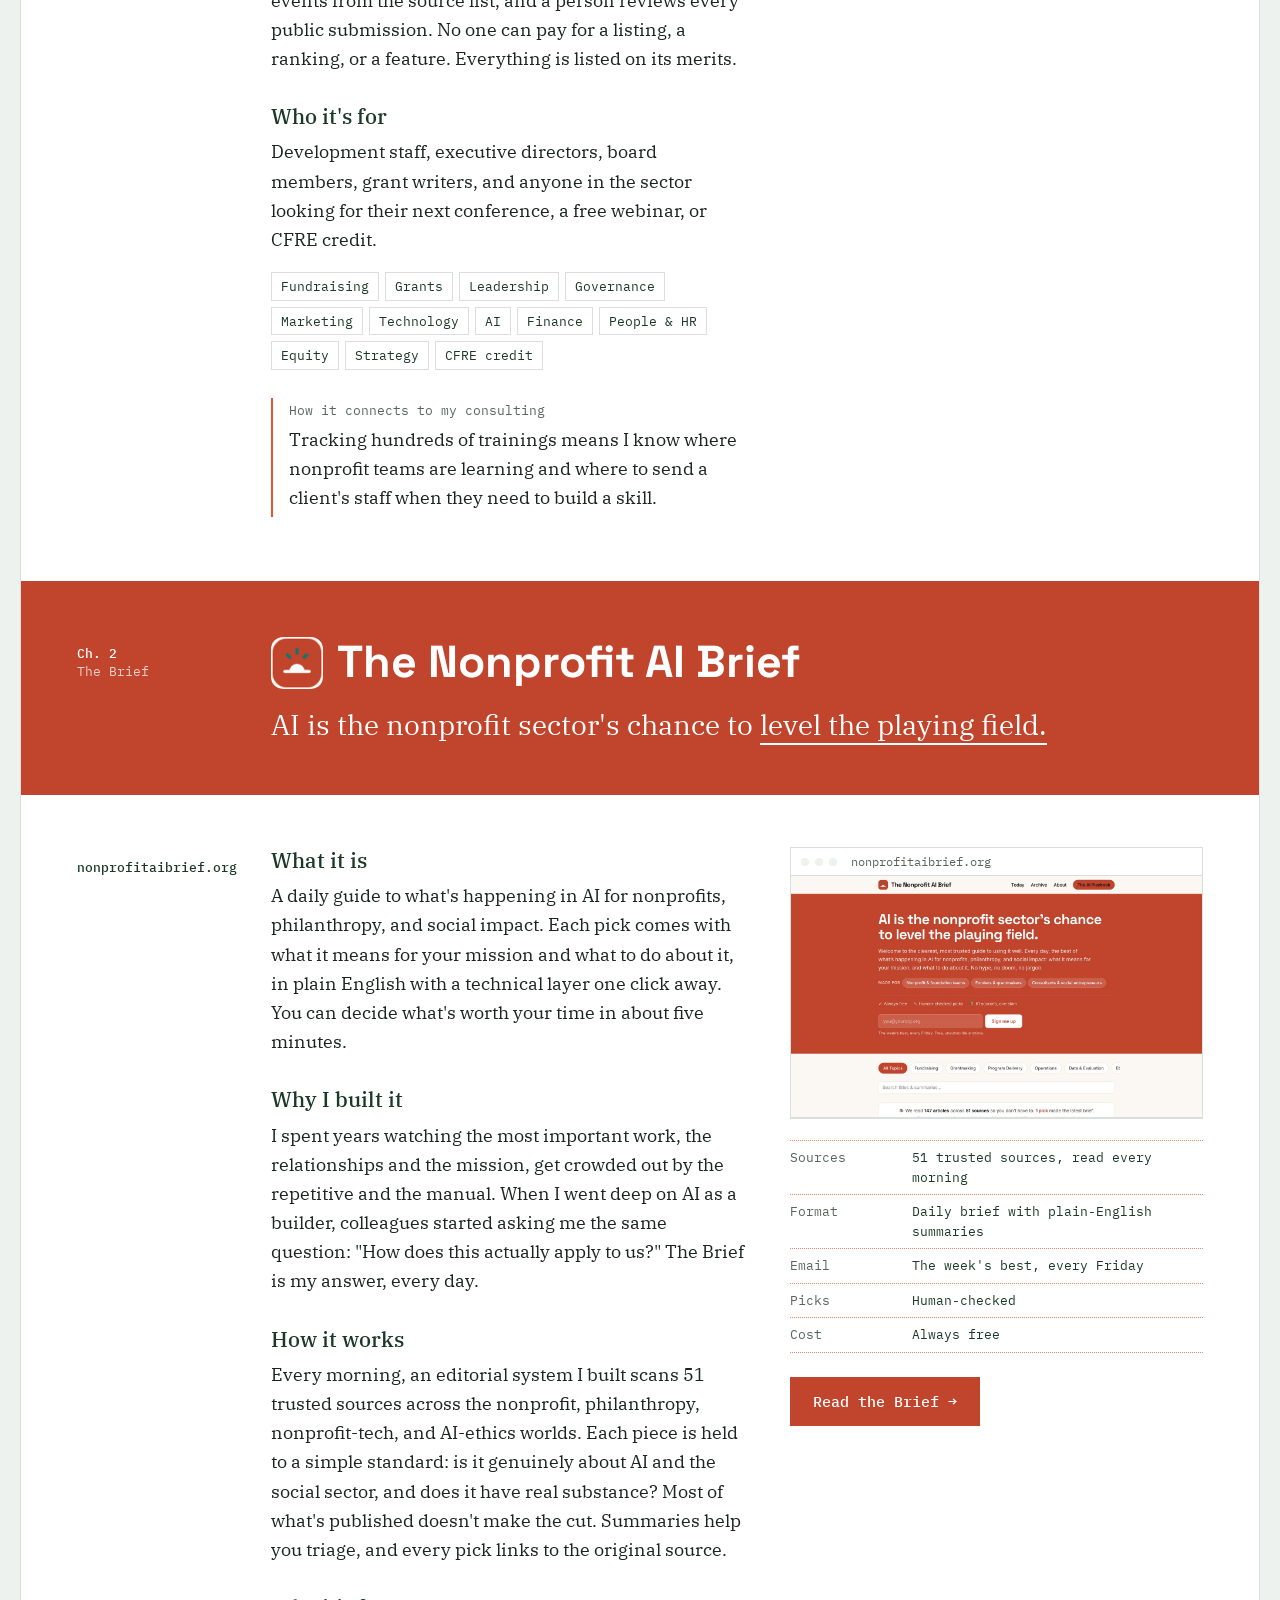
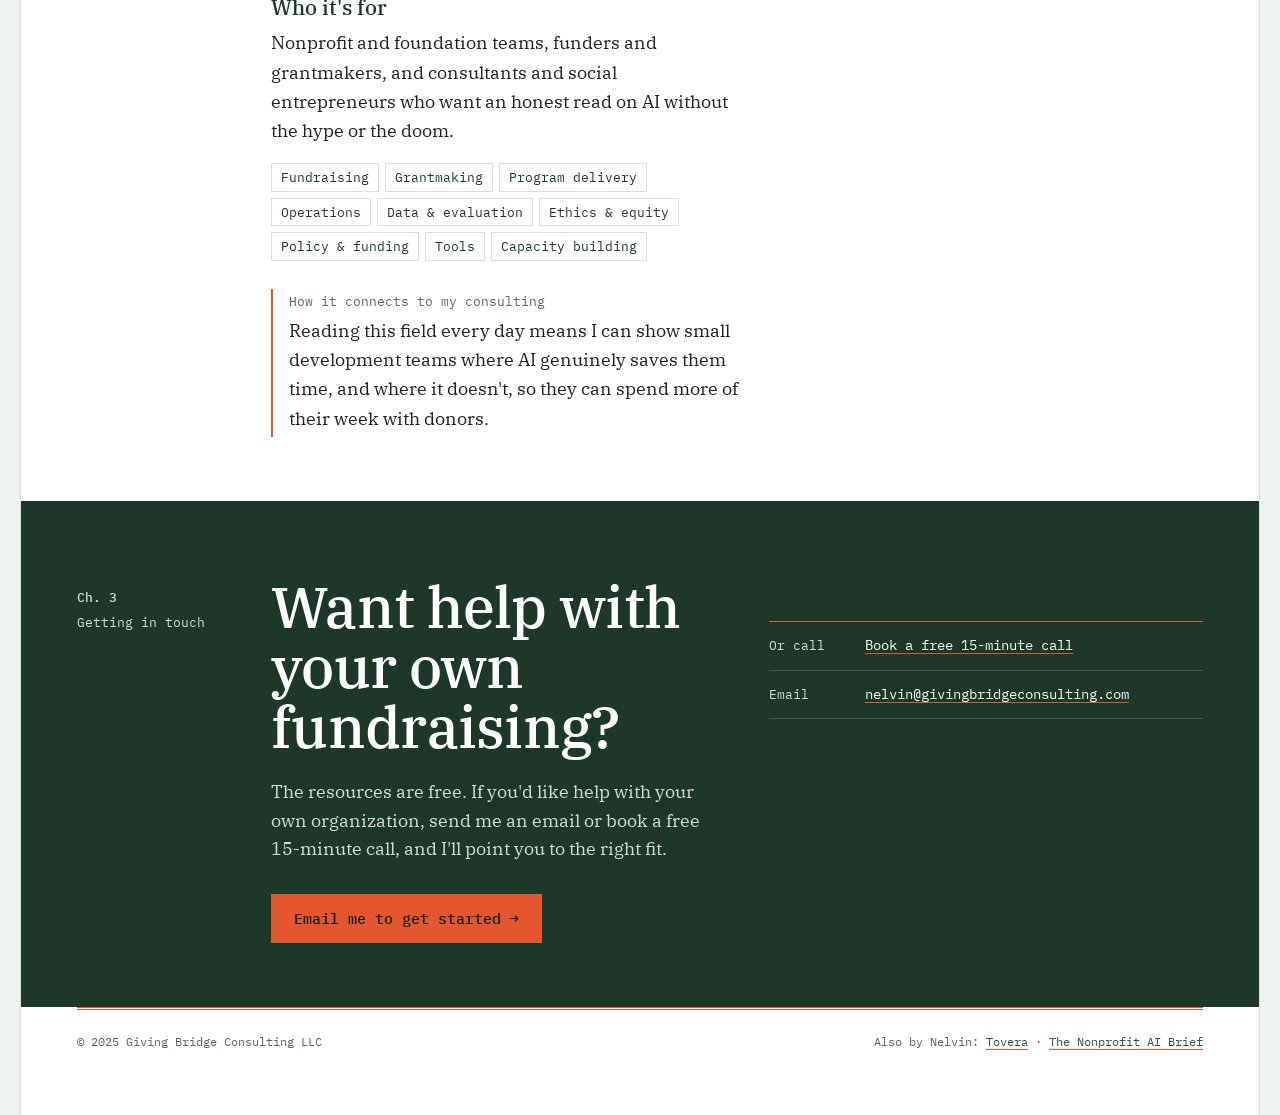
<file: resources/index.html>
<!doctype html>
<html lang="en">
<head>
<meta charset="utf-8">
<meta name="viewport" content="width=device-width, initial-scale=1">
<title>Free resources for nonprofits: Tovera &amp; The Nonprofit AI Brief | GivingBridge Consulting</title>
<meta name="description" content="Two free resources built by Nelvin Johnson: Tovera, a verified calendar of nonprofit events, and The Nonprofit AI Brief, a daily plain-English read on AI for the social sector.">
<link rel="icon" href="/assets/favicon.svg" type="image/svg+xml">
<link rel="apple-touch-icon" href="/assets/apple-touch-icon.png">
<link rel="canonical" href="https://givingbridgeconsulting.com/resources/">
<meta name="theme-color" content="#1B3829">
<meta property="og:type" content="website">
<meta property="og:site_name" content="GivingBridge Consulting">
<meta property="og:title" content="Free resources for nonprofits | GivingBridge Consulting">
<meta property="og:description" content="Tovera and The Nonprofit AI Brief: two free resources for nonprofit professionals, built by Nelvin Johnson.">
<meta property="og:url" content="https://givingbridgeconsulting.com/resources/">
<meta property="og:image" content="https://givingbridgeconsulting.com/assets/og-image.jpg">
<meta name="twitter:card" content="summary_large_image">
<link rel="preconnect" href="https://fonts.googleapis.com">
<link rel="preconnect" href="https://fonts.gstatic.com" crossorigin>
<link href="https://fonts.googleapis.com/css2?family=IBM+Plex+Mono:wght@400;500&family=IBM+Plex+Serif:ital,wght@0,400;0,500;0,600;1,400&family=Space+Grotesk:wght@500;700&family=Syne:wght@700&display=swap" rel="stylesheet">
<link rel="stylesheet" href="/assets/site.css?v=20261117a">
<style>
  .band{margin:0 -56px; padding:56px 56px 52px; color:#fff}
  .band-tovera{background:#5546E0}
  .band-brief{background:#C1442C}
  .band .inner{display:grid; grid-template-columns:150px minmax(0,1fr); column-gap:44px}
  .band .lab{font:400 13px/1.4 var(--mono); color:rgba(255,255,255,.75); padding-top:8px}
  .band .lab b{display:block; color:#fff; font-weight:500}
  .band .brand{display:flex; align-items:center; gap:14px; margin-bottom:18px}
  .band .brand img{width:52px; height:52px; border-radius:12px; background:#fff; padding:0}
  .band .brand .nm{font-size:clamp(2rem,4vw,2.8rem); line-height:1}
  .band-tovera .nm{font-family:"Syne", var(--serif); font-weight:700}
  .band-brief .nm{font-family:"Space Grotesk", var(--serif); font-weight:700}
  .band .tag{font-size:clamp(1.3rem,2.4vw,1.75rem); line-height:1.3; max-width:30em; margin:0}
  .band-tovera .tag em{font-style:normal; background:linear-gradient(transparent 62%, rgba(217,236,92,.85) 62%); color:#1A1A2E; padding:0 .1em}
  .band-brief .tag em{font-style:normal; border-bottom:2px solid #fff}
  .detail{display:grid; grid-template-columns:150px minmax(0,1.15fr) minmax(0,1fr); column-gap:44px; padding:52px 0 64px}
  .detail h3{font-size:1.32rem; line-height:1.25; margin:30px 0 8px}
  .detail h3:first-child{margin-top:0}
  .detail p{max-width:36em}
  .detail .side .scope{margin:0 0 24px}
  .detail .side .shot{margin-bottom:22px}
  .tags{display:flex; flex-wrap:wrap; gap:6px; margin:10px 0 0; padding:0; list-style:none}
  .tags li{font:400 12.5px/1 var(--mono); color:var(--ink); border:1px solid var(--rule-soft); background:#fff; padding:7px 9px}
  .tie{border-left:2px solid var(--accent); padding:4px 0 4px 16px; margin-top:28px}
  .tie p{margin:0}
  .tie .k{display:block; font:400 12.5px/1.4 var(--mono); color:var(--muted); margin-bottom:6px}
  @media (max-width:1080px){
    .band .inner{grid-template-columns:120px minmax(0,1fr); column-gap:36px}
    .detail{grid-template-columns:120px minmax(0,1fr); column-gap:36px}
    .detail .side{grid-column:2; margin-top:36px; max-width:640px}
  }
  @media (max-width:780px){
    .band{margin:0 -16px; padding:40px 16px 36px}
    .band .inner, .detail{display:block}
    .band .lab{margin-bottom:18px}
    .band .lab b{display:inline; margin-right:8px}
    .detail{padding:40px 0 52px}
    .detail > .ch-meta{display:none}
    .detail .side{margin-top:32px}
  }
</style>










<script type="application/ld+json">
{
 "@context": "https://schema.org",
 "@graph": [
  {
   "@type": [
    "Organization",
    "ProfessionalService"
   ],
   "@id": "https://givingbridgeconsulting.com/#org",
   "name": "GivingBridge Consulting",
   "legalName": "Giving Bridge Consulting LLC",
   "url": "https://givingbridgeconsulting.com/",
   "logo": "https://givingbridgeconsulting.com/assets/apple-touch-icon.png",
   "image": "https://givingbridgeconsulting.com/assets/og-image.jpg",
   "slogan": "Fundraising that outlives the moment.",
   "description": "Fundraising strategy and practical AI for nonprofits. GivingBridge helps small development teams, executive directors, and boards build the systems, clarity, and roadmap to turn goodwill into lasting support.",
   "email": "nelvin@givingbridgeconsulting.com",
   "founder": {
    "@id": "https://givingbridgeconsulting.com/#nelvin"
   },
   "address": {
    "@type": "PostalAddress",
    "addressLocality": "East Northport",
    "addressRegion": "NY",
    "addressCountry": "US"
   },
   "areaServed": {
    "@type": "Country",
    "name": "United States"
   },
   "sameAs": [
    "https://www.linkedin.com/company/giving-bridge-consulting/"
   ],
   "knowsAbout": [
    "Nonprofit fundraising",
    "Donor strategy",
    "Donor retention",
    "Donor segmentation",
    "Donor journey mapping",
    "AI for nonprofits",
    "AI for fundraising",
    "Nonprofit AI policy",
    "Associate boards",
    "Board fundraising",
    "Major gifts"
   ],
   "contactPoint": {
    "@type": "ContactPoint",
    "contactType": "sales",
    "email": "nelvin@givingbridgeconsulting.com",
    "url": "https://calendar.app.google/1Do2GPcDJhYSkQES9"
   }
  },
  {
   "@type": "Person",
   "@id": "https://givingbridgeconsulting.com/#nelvin",
   "name": "Nelvin Johnson",
   "jobTitle": "Founder, fundraising and AI consultant for nonprofits",
   "worksFor": {
    "@id": "https://givingbridgeconsulting.com/#org"
   },
   "image": "https://givingbridgeconsulting.com/assets/nelvin.jpg",
   "url": "https://givingbridgeconsulting.com/#author",
   "sameAs": [
    "https://www.linkedin.com/in/nelvinjohnson/"
   ],
   "hasCredential": {
    "@type": "EducationalOccupationalCredential",
    "credentialCategory": "degree",
    "name": "M.S. in Nonprofit Management"
   },
   "knowsAbout": [
    "Nonprofit fundraising",
    "Major gifts",
    "Donor strategy",
    "Associate boards",
    "AI for nonprofits"
   ]
  },
  {
   "@type": "WebSite",
   "@id": "https://tovera.org/#website",
   "name": "Tovera",
   "url": "https://tovera.org",
   "description": "A free, verified calendar of professional events for the nonprofit sector across the U.S. and Canada.",
   "creator": {
    "@id": "https://givingbridgeconsulting.com/#nelvin"
   },
   "isAccessibleForFree": true
  },
  {
   "@type": "WebSite",
   "@id": "https://nonprofitaibrief.org/#website",
   "name": "The Nonprofit AI Brief",
   "url": "https://nonprofitaibrief.org",
   "description": "A free daily guide to AI for nonprofits, philanthropy, and social impact, drawn from 51 trusted sources.",
   "creator": {
    "@id": "https://givingbridgeconsulting.com/#nelvin"
   },
   "isAccessibleForFree": true
  },
  {
   "@type": "CollectionPage",
   "@id": "https://givingbridgeconsulting.com/resources/#webpage",
   "url": "https://givingbridgeconsulting.com/resources/",
   "name": "Free resources for nonprofits",
   "author": {
    "@id": "https://givingbridgeconsulting.com/#nelvin"
   },
   "mainEntity": {
    "@type": "ItemList",
    "itemListElement": [
     {
      "@type": "ListItem",
      "position": 1,
      "item": {
       "@id": "https://tovera.org/#website"
      }
     },
     {
      "@type": "ListItem",
      "position": 2,
      "item": {
       "@id": "https://nonprofitaibrief.org/#website"
      }
     }
    ]
   }
  },
  {
   "@type": "BreadcrumbList",
   "itemListElement": [
    {
     "@type": "ListItem",
     "position": 1,
     "name": "Home",
     "item": "https://givingbridgeconsulting.com/"
    },
    {
     "@type": "ListItem",
     "position": 2,
     "name": "Resources",
     "item": "https://givingbridgeconsulting.com/resources/"
    }
   ]
  }
 ]
}
</script>
</head>
<body id="top">
<div class="sheet">

  <header>
    <div class="masthead">
      <a class="wordmark" href="/" aria-label="GivingBridge Consulting, home">
        <img class="mark" src="/assets/logo-g.svg" alt="" width="38" height="36"><b>GivingBridge</b><small>Consulting</small>
      </a>
      <div class="masthead-right">
        <nav aria-label="Primary">
          <details class="menu">
            <summary>Services</summary>
            <div class="menu-panel groups">
              <div class="menu-col">
                <h4><a href="/#ai-fundraising">AI for Fundraising</a></h4>
                <a href="/ai-sprint/"><b class="price">$1,800</b><span>AI Fundraising Sprint</span><small>Three weeks, fixed scope</small></a>
                <a href="/ai-workshop/"><b class="price">$1,000</b><span>Team workshop</span><small>90 minutes, live</small></a>
              </div>
              <div class="menu-col">
                <h4><a href="/#donor-strategy">Fundraising</a></h4>
                <a href="/sprint/"><b class="price">$1,500</b><span>Donor Strategy Sprint</span><small>Three weeks, fixed scope</small></a>
                <a href="/#associate-boards"><b class="price price-muted">Scoped</b><span>Associate Board Development</span><small>Build or restructure</small></a>
              </div>
            </div>
          </details>
          <details class="menu">
            <summary class="is-current">Resources</summary>
            <div class="menu-panel single">
              <div class="menu-col">
                <a href="/resources/#tovera"><span>Tovera</span><small>Every nonprofit event in one place</small></a>
                <a href="/resources/#brief"><span>The Nonprofit AI Brief</span><small>AI for nonprofits, every morning</small></a>
                <a href="/resources/#top"><span>All resources</span><small>Why I built them</small></a>
              </div>
            </div>
          </details>
          <a href="/#author">About</a>
          <a class="book" href="https://calendar.app.google/1Do2GPcDJhYSkQES9" target="_blank" rel="noopener">Book a call</a>
        </nav>
        <p class="audience">For nonprofit leaders, boards &amp; small development teams</p>
      </div>
    </div>
  </header>

  <main>

    <!-- INTRO -->
    <section class="ch ch-wide preface" aria-labelledby="h-top">
      <div class="ch-meta"><span class="num">Preface</span><span class="name">Resources</span></div>
      <div class="ch-body">
        <h1 id="h-top" style="font-size:clamp(2.4rem,5.2vw,4.1rem);line-height:1.04;letter-spacing:-.02em;max-width:17ch;margin-bottom:26px">Two free resources for the people doing this work.</h1>
        <div class="intro">
          <p>For six years I've worked in nonprofit fundraising, most of it in major gifts, at organizations with budgets from $700,000 to $450 million. Along the way I kept running into the same gaps: no single place to find good trainings, and no clear, honest read on what AI means for our work.</p>
          <p>So I built both. They're free, they'll stay free, and they keep me close to what the sector is learning, which makes me a better advisor to the organizations I work with.</p>
        </div>
      </div>
    </section>

    <!-- TOVERA -->
    <section id="tovera" aria-labelledby="h-tovera">
      <div class="band band-tovera">
        <div class="inner">
          <div class="lab"><b>Ch. 1</b>Tovera</div>
          <div>
            <div class="brand"><img src="/assets/resources/tovera-mark.png" alt="" width="52" height="52"><span class="nm" id="h-tovera">Tovera</span></div>
            <p class="tag">Where changemakers find places <em>to grow, together.</em></p>
          </div>
        </div>
      </div>
      <div class="detail">
        <div class="ch-meta"><span class="num">tovera.org</span></div>
        <div>
          <h3>What it is</h3>
          <p>Tovera is a free, curated calendar of professional events for the nonprofit and social-impact sector across the United States and Canada. That includes conferences, summits, webinars, workshops, networking events, roundtables, and courses. You can search and filter everything in one place, and plan your year instead of chasing it.</p>
          <h3>Why I built it</h3>
          <p>As a fundraiser, I was always hunting for the right training for myself or my team, and finding it scattered across dozens of association sites, newsletters, and inboxes. There was no single, trustworthy place to see what the sector was offering. Tovera is that place.</p>
          <h3>How it stays trustworthy</h3>
          <p>Every event is confirmed on the organizer's own live page before it's listed, with a real date and a working registration link. A twice-weekly scan surfaces new events from the source list, and a person reviews every public submission. No one can pay for a listing, a ranking, or a feature. Everything is listed on its merits.</p>
          <h3>Who it's for</h3>
          <p>Development staff, executive directors, board members, grant writers, and anyone in the sector looking for their next conference, a free webinar, or CFRE credit.</p>
          <ul class="tags" aria-label="Topics on Tovera">
            <li>Fundraising</li><li>Grants</li><li>Leadership</li><li>Governance</li><li>Marketing</li><li>Technology</li><li>AI</li><li>Finance</li><li>People &amp; HR</li><li>Equity</li><li>Strategy</li><li>CFRE credit</li>
          </ul>
          <div class="tie">
            <span class="k">How it connects to my consulting</span>
            <p>Tracking hundreds of trainings means I know where nonprofit teams are learning and where to send a client's staff when they need to build a skill.</p>
          </div>
        </div>
        <div class="side">
          <figure class="shot">
            <div class="bar"><i></i><i></i><i></i><span>tovera.org</span></div>
            <img src="/assets/resources/tovera.jpg" alt="The Tovera homepage: a search bar and filters for nonprofit events by type and topic" loading="lazy" width="1400" height="820">
          </figure>
          <dl class="scope">
            <div><dt>Listings</dt><dd>500+ upcoming events</dd></div>
            <div><dt>Sources</dt><dd>160+ organizers and associations</dd></div>
            <div><dt>Coverage</dt><dd>U.S. and Canada, in person and virtual</dd></div>
            <div><dt>Filters</dt><dd>Type, topic, free, virtual, CFRE credit</dd></div>
            <div><dt>Email</dt><dd>A handpicked list every Tuesday</dd></div>
            <div><dt>Cost</dt><dd>Free, with no paid placements</dd></div>
          </dl>
          <div class="res-actions">
            <a class="btn btn-tovera" href="https://tovera.org" target="_blank" rel="noopener">Visit tovera.org →</a>
          </div>
        </div>
      </div>
    </section>

    <!-- BRIEF -->
    <section id="brief" aria-labelledby="h-brief">
      <div class="band band-brief">
        <div class="inner">
          <div class="lab"><b>Ch. 2</b>The Brief</div>
          <div>
            <div class="brand"><img src="/assets/resources/brief-mark.png" alt="" width="52" height="52"><span class="nm" id="h-brief">The Nonprofit AI Brief</span></div>
            <p class="tag">AI is the nonprofit sector's chance to <em>level the playing field.</em></p>
          </div>
        </div>
      </div>
      <div class="detail">
        <div class="ch-meta"><span class="num">nonprofitaibrief.org</span></div>
        <div>
          <h3>What it is</h3>
          <p>A daily guide to what's happening in AI for nonprofits, philanthropy, and social impact. Each pick comes with what it means for your mission and what to do about it, in plain English with a technical layer one click away. You can decide what's worth your time in about five minutes.</p>
          <h3>Why I built it</h3>
          <p>I spent years watching the most important work, the relationships and the mission, get crowded out by the repetitive and the manual. When I went deep on AI as a builder, colleagues started asking me the same question: "How does this actually apply to us?" The Brief is my answer, every day.</p>
          <h3>How it works</h3>
          <p>Every morning, an editorial system I built scans 51 trusted sources across the nonprofit, philanthropy, nonprofit-tech, and AI-ethics worlds. Each piece is held to a simple standard: is it genuinely about AI and the social sector, and does it have real substance? Most of what's published doesn't make the cut. Summaries help you triage, and every pick links to the original source.</p>
          <h3>Who it's for</h3>
          <p>Nonprofit and foundation teams, funders and grantmakers, and consultants and social entrepreneurs who want an honest read on AI without the hype or the doom.</p>
          <ul class="tags" aria-label="Topics in the Brief">
            <li>Fundraising</li><li>Grantmaking</li><li>Program delivery</li><li>Operations</li><li>Data &amp; evaluation</li><li>Ethics &amp; equity</li><li>Policy &amp; funding</li><li>Tools</li><li>Capacity building</li>
          </ul>
          <div class="tie">
            <span class="k">How it connects to my consulting</span>
            <p>Reading this field every day means I can show small development teams where AI genuinely saves them time, and where it doesn't, so they can spend more of their week with donors.</p>
          </div>
        </div>
        <div class="side">
          <figure class="shot">
            <div class="bar"><i></i><i></i><i></i><span>nonprofitaibrief.org</span></div>
            <img src="/assets/resources/nonprofitaibrief.jpg" alt="The Nonprofit AI Brief homepage: the headline about AI leveling the playing field and a signup form" loading="lazy" width="1400" height="820">
          </figure>
          <dl class="scope">
            <div><dt>Sources</dt><dd>51 trusted sources, read every morning</dd></div>
            <div><dt>Format</dt><dd>Daily brief with plain-English summaries</dd></div>
            <div><dt>Email</dt><dd>The week's best, every Friday</dd></div>
            <div><dt>Picks</dt><dd>Human-checked</dd></div>
            <div><dt>Cost</dt><dd>Always free</dd></div>
          </dl>
          <div class="res-actions">
            <a class="btn btn-brief" href="https://nonprofitaibrief.org" target="_blank" rel="noopener">Read the Brief →</a>
          </div>
        </div>
      </div>
    </section>

    <!-- CLOSE -->
    <section class="ch ch-wide ch-close" aria-labelledby="h-next">
      <div class="ch-meta"><span class="num">Ch. 3</span><span class="name">Getting in touch</span></div>
      <div class="ch-body">
        <div class="close">
          <div>
            <h2 id="h-next">Want help with your own fundraising?</h2>
            <p>The resources are free. If you'd like help with your own organization, send me an email or book a free 15-minute call, and I'll point you to the right fit.</p>
            <div class="actions">
              <a class="btn btn-accent" href="mailto:nelvin@givingbridgeconsulting.com?subject=Working%20together">Email me to get started →</a>
            </div>
          </div>
          <div>
            <dl class="reach">
              <div><dt>Or call</dt><dd><a href="https://calendar.app.google/1Do2GPcDJhYSkQES9" target="_blank" rel="noopener">Book a free 15-minute call</a></dd></div>
              <div><dt>Email</dt><dd><a href="mailto:nelvin@givingbridgeconsulting.com">nelvin@givingbridgeconsulting.com</a></dd></div>
            </dl>
          </div>
        </div>
      </div>
    </section>

  </main>

  <footer class="colophon">
    <span>© 2025 Giving Bridge Consulting LLC</span>
    <span>Also by Nelvin: <a href="https://tovera.org" target="_blank" rel="noopener">Tovera</a> · <a href="https://nonprofitaibrief.org" target="_blank" rel="noopener">The Nonprofit AI Brief</a></span>
  </footer>

</div>
<script>
  // Dropdown menus: one open at a time; close on outside click, link click or Escape
  (function(){
    var menus=[].slice.call(document.querySelectorAll('.menu'));
    menus.forEach(function(m){
      m.addEventListener('toggle',function(){ if(m.open) menus.forEach(function(o){ if(o!==m) o.open=false; }); });
      m.querySelectorAll('.menu-panel a').forEach(function(a){ a.addEventListener('click',function(){ m.open=false; }); });
    });
    document.addEventListener('click',function(e){ menus.forEach(function(m){ if(m.open && !m.contains(e.target)) m.open=false; }); });
    document.addEventListener('keydown',function(e){ if(e.key!=='Escape') return; menus.forEach(function(m){ if(m.open){ m.open=false; m.querySelector('summary').focus(); } }); });
  })();
  // Land on the right section when arriving from another page (e.g. /resources/#tovera)
  window.addEventListener('load',function(){
    if(!location.hash) return;
    var t=document.getElementById(decodeURIComponent(location.hash.slice(1)));
    if(t) window.scrollTo({top: t.getBoundingClientRect().top + window.scrollY - 16, behavior:'instant'});
  });
</script>
</body>
</html>
</file>
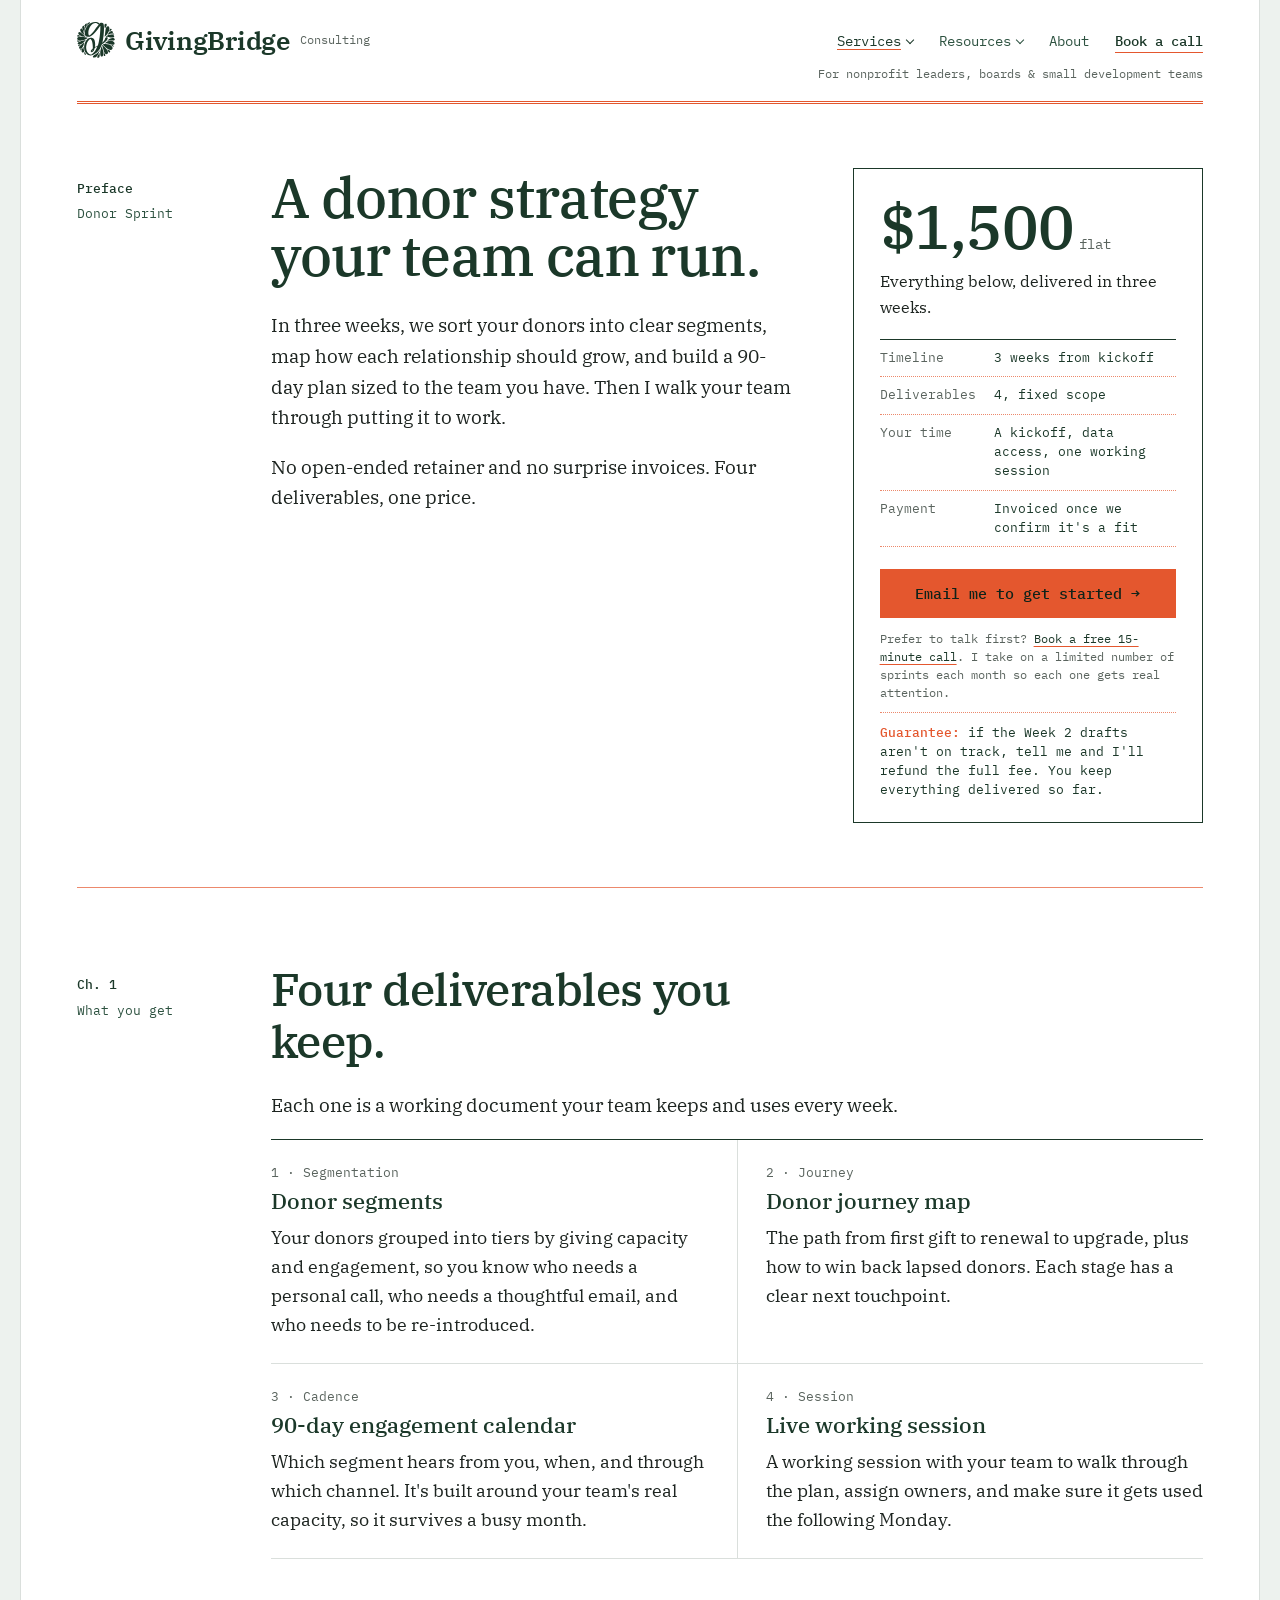
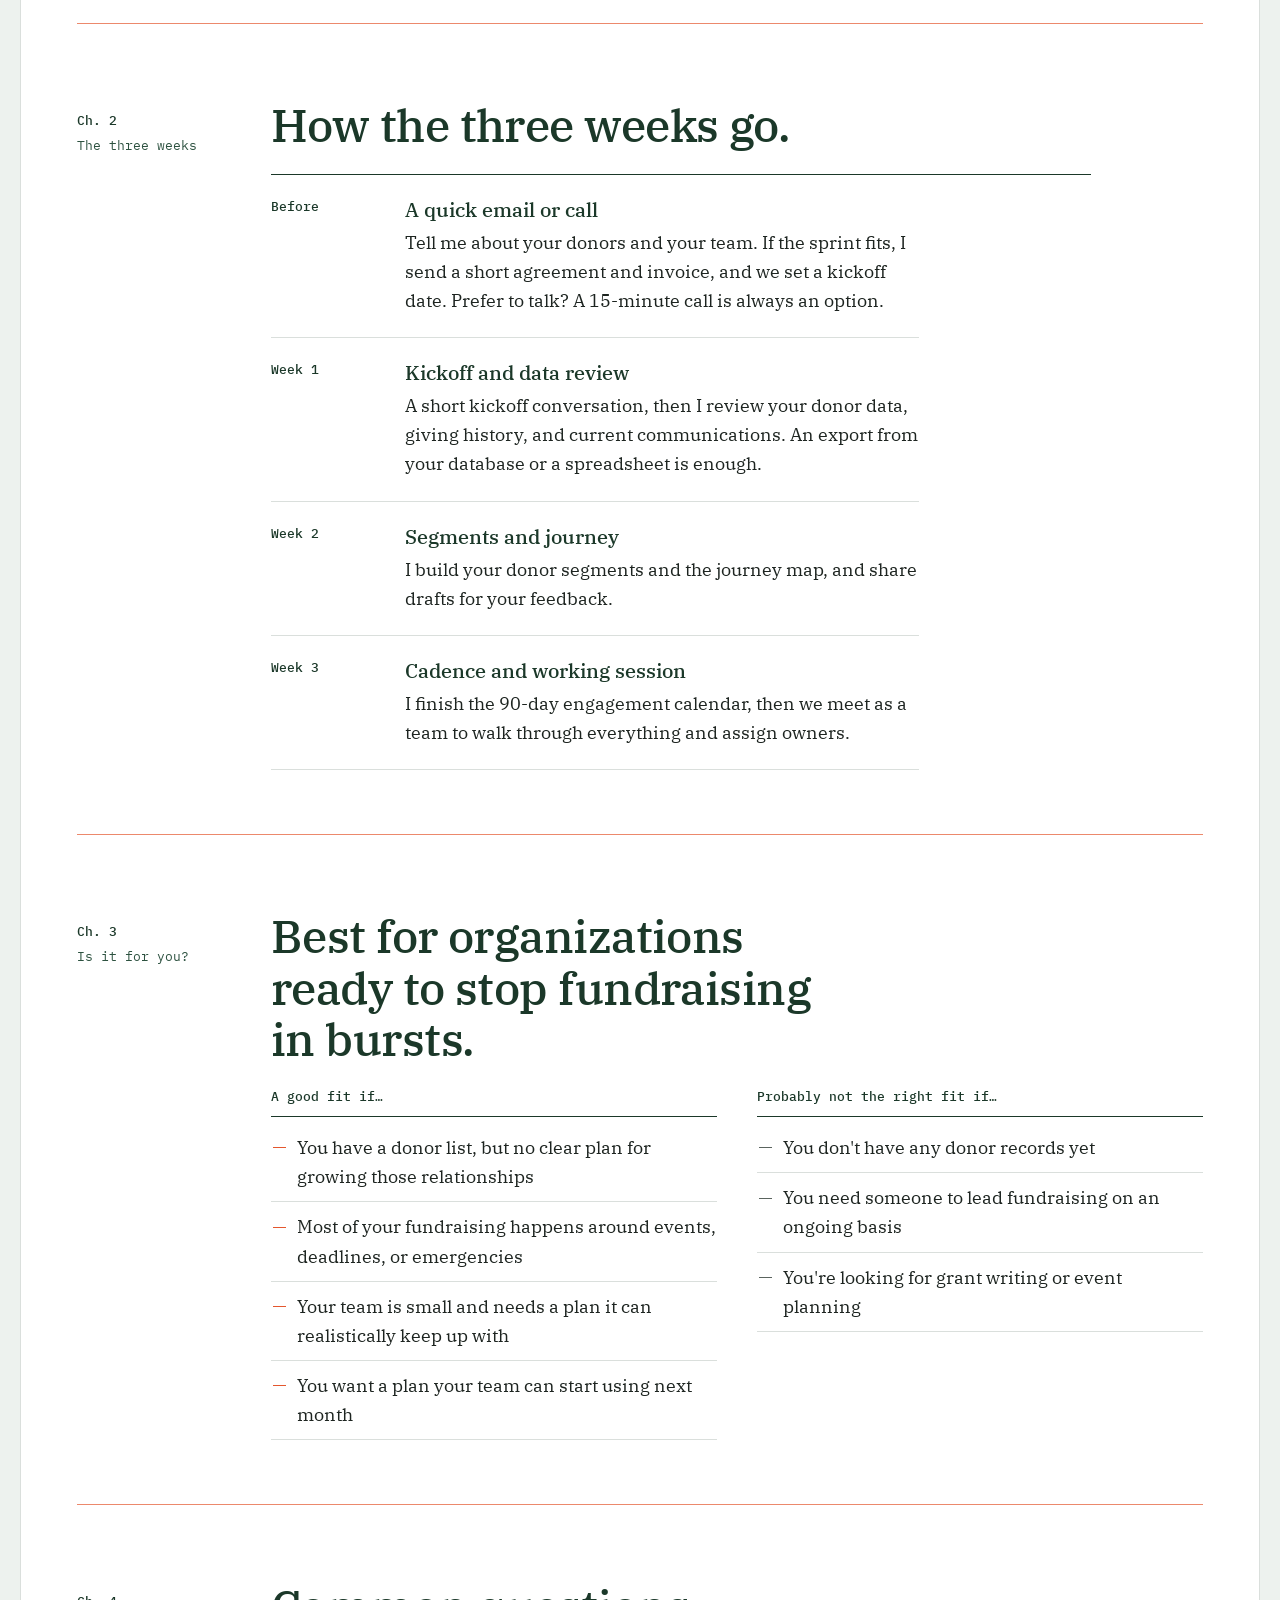
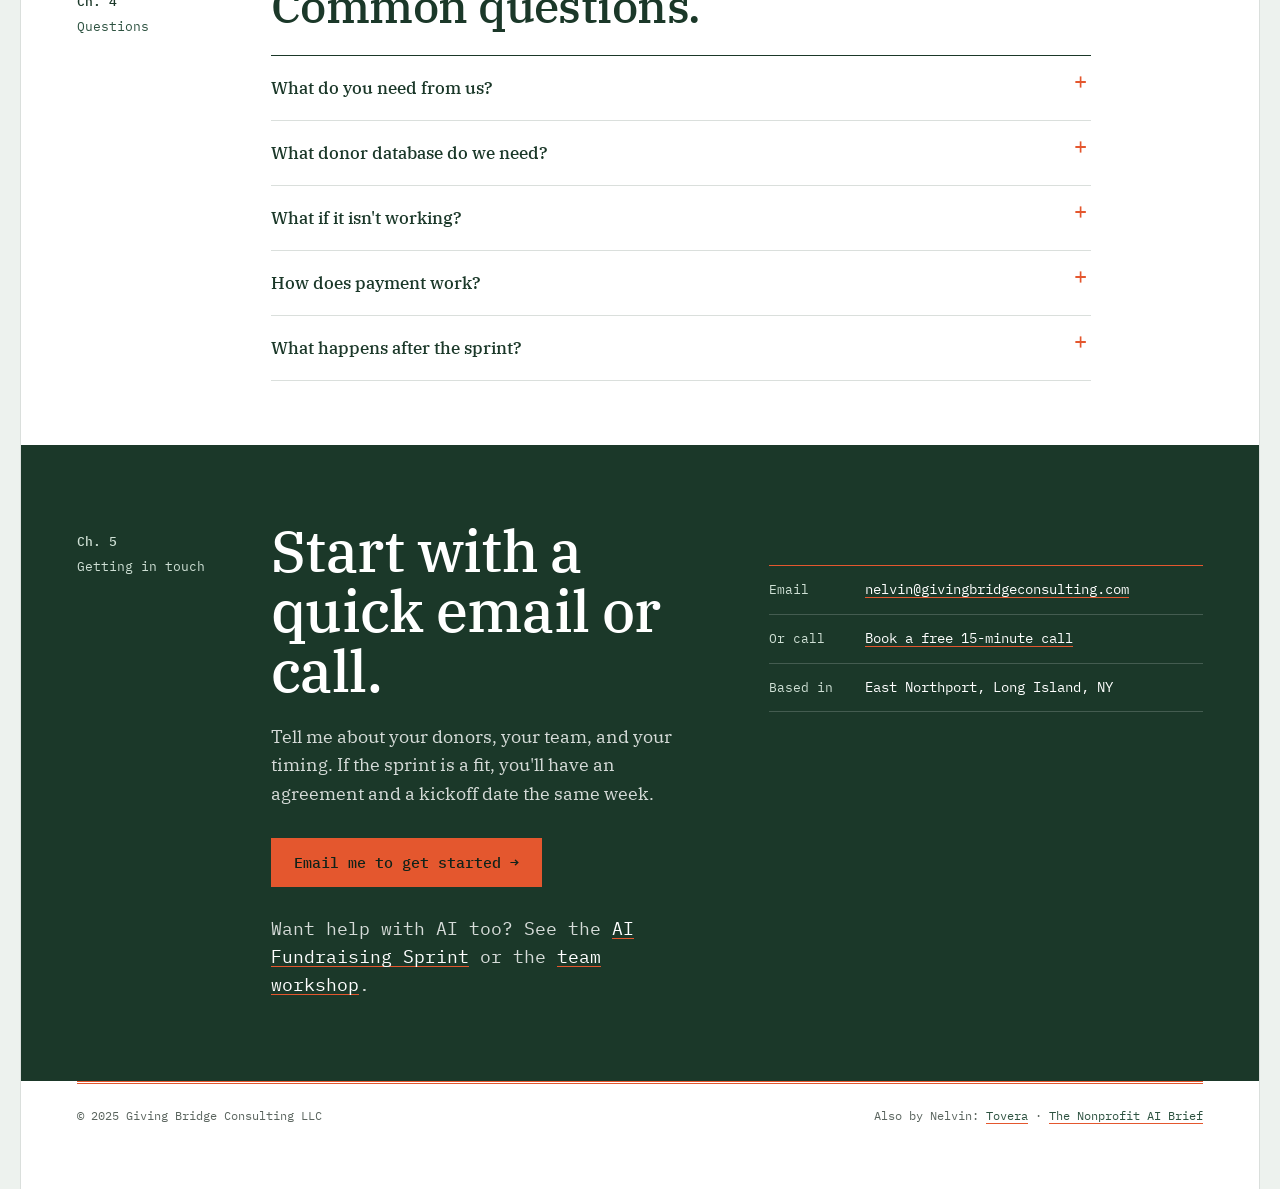
<file: sprint/index.html>
<!doctype html>
<html lang="en">
<head>
<meta charset="utf-8">
<meta name="viewport" content="width=device-width, initial-scale=1">
<title>Donor Strategy Sprint ($1,500, 3 weeks) | GivingBridge Consulting</title>
<meta name="description" content="A fixed-scope, three-week project for nonprofits: donor segmentation, a donor journey map, a 90-day engagement cadence, and a live working session. $1,500 flat.">
<link rel="icon" href="/assets/favicon.svg" type="image/svg+xml">
<link rel="apple-touch-icon" href="/assets/apple-touch-icon.png">
<link rel="canonical" href="https://givingbridgeconsulting.com/sprint/">
<meta name="theme-color" content="#1B3829">
<meta property="og:type" content="website">
<meta property="og:site_name" content="GivingBridge Consulting">
<meta property="og:title" content="The Donor Strategy Sprint | GivingBridge Consulting">
<meta property="og:description" content="Three weeks, four deliverables, $1,500 flat. A donor strategy your team can run.">
<meta property="og:url" content="https://givingbridgeconsulting.com/sprint/">
<meta property="og:image" content="https://givingbridgeconsulting.com/assets/og-image.jpg">
<meta name="twitter:card" content="summary_large_image">
<link rel="preconnect" href="https://fonts.googleapis.com">
<link rel="preconnect" href="https://fonts.gstatic.com" crossorigin>
<link href="https://fonts.googleapis.com/css2?family=IBM+Plex+Mono:wght@400;500&family=IBM+Plex+Serif:ital,wght@0,400;0,500;0,600;1,400&display=swap" rel="stylesheet">
<link rel="stylesheet" href="/assets/site.css?v=20261117a">










<script type="application/ld+json">
{
 "@context": "https://schema.org",
 "@graph": [
  {
   "@type": [
    "Organization",
    "ProfessionalService"
   ],
   "@id": "https://givingbridgeconsulting.com/#org",
   "name": "GivingBridge Consulting",
   "legalName": "Giving Bridge Consulting LLC",
   "url": "https://givingbridgeconsulting.com/",
   "logo": "https://givingbridgeconsulting.com/assets/apple-touch-icon.png",
   "image": "https://givingbridgeconsulting.com/assets/og-image.jpg",
   "slogan": "Fundraising that outlives the moment.",
   "description": "Fundraising strategy and practical AI for nonprofits. GivingBridge helps small development teams, executive directors, and boards build the systems, clarity, and roadmap to turn goodwill into lasting support.",
   "email": "nelvin@givingbridgeconsulting.com",
   "founder": {
    "@id": "https://givingbridgeconsulting.com/#nelvin"
   },
   "address": {
    "@type": "PostalAddress",
    "addressLocality": "East Northport",
    "addressRegion": "NY",
    "addressCountry": "US"
   },
   "areaServed": {
    "@type": "Country",
    "name": "United States"
   },
   "sameAs": [
    "https://www.linkedin.com/company/giving-bridge-consulting/"
   ],
   "knowsAbout": [
    "Nonprofit fundraising",
    "Donor strategy",
    "Donor retention",
    "Donor segmentation",
    "Donor journey mapping",
    "AI for nonprofits",
    "AI for fundraising",
    "Nonprofit AI policy",
    "Associate boards",
    "Board fundraising",
    "Major gifts"
   ],
   "contactPoint": {
    "@type": "ContactPoint",
    "contactType": "sales",
    "email": "nelvin@givingbridgeconsulting.com",
    "url": "https://calendar.app.google/1Do2GPcDJhYSkQES9"
   }
  },
  {
   "@type": "Service",
   "@id": "https://givingbridgeconsulting.com/sprint/#service",
   "name": "Donor Strategy Sprint",
   "description": "A fixed-scope, three-week project: donor segmentation, a donor journey map, a 90-day engagement calendar, and a live working session with the team.",
   "serviceType": "Donor strategy consulting",
   "provider": {
    "@id": "https://givingbridgeconsulting.com/#org"
   },
   "areaServed": {
    "@type": "Country",
    "name": "United States"
   },
   "audience": {
    "@type": "Audience",
    "audienceType": "Nonprofit organizations"
   },
   "url": "https://givingbridgeconsulting.com/sprint/",
   "offers": {
    "@type": "Offer",
    "price": "1500",
    "priceCurrency": "USD",
    "availability": "https://schema.org/InStock",
    "url": "https://givingbridgeconsulting.com/sprint/"
   }
  },
  {
   "@type": "FAQPage",
   "@id": "https://givingbridgeconsulting.com/sprint/#faq",
   "mainEntity": [
    {
     "@type": "Question",
     "name": "What do you need from us?",
     "acceptedAnswer": {
      "@type": "Answer",
      "text": "A donor export (any database or spreadsheet works), a 45-minute kickoff, quick feedback on drafts, and one working session with whoever will run the plan."
     }
    },
    {
     "@type": "Question",
     "name": "What donor database do we need?",
     "acceptedAnswer": {
      "@type": "Answer",
      "text": "Any. I've worked from full CRMs and from a single spreadsheet. The plan is built to work with whatever tools you already use."
     }
    },
    {
     "@type": "Question",
     "name": "What if it isn't working?",
     "acceptedAnswer": {
      "@type": "Answer",
      "text": "You'll see drafts in Week 2. If they aren't on track, tell me and I'll refund the full $1,500. You keep everything delivered so far."
     }
    },
    {
     "@type": "Question",
     "name": "How does payment work?",
     "acceptedAnswer": {
      "@type": "Answer",
      "text": "Once we confirm the sprint is a fit, I send a short agreement and a $1,500 invoice. The sprint starts once both are taken care of."
     }
    },
    {
     "@type": "Question",
     "name": "What happens after the sprint?",
     "acceptedAnswer": {
      "@type": "Answer",
      "text": "You keep everything and run it yourselves. If you'd like to put AI to work on the plan, the AI Fundraising Sprint is a natural next step, but there's no expectation."
     }
    }
   ]
  },
  {
   "@type": "BreadcrumbList",
   "itemListElement": [
    {
     "@type": "ListItem",
     "position": 1,
     "name": "Home",
     "item": "https://givingbridgeconsulting.com/"
    },
    {
     "@type": "ListItem",
     "position": 2,
     "name": "Donor Strategy Sprint",
     "item": "https://givingbridgeconsulting.com/sprint/"
    }
   ]
  }
 ]
}
</script>
</head>
<body>
<div class="sheet">

  <header>
    <div class="masthead">
      <a class="wordmark" href="/" aria-label="GivingBridge Consulting, home">
        <img class="mark" src="/assets/logo-g.svg" alt="" width="38" height="36"><b>GivingBridge</b><small>Consulting</small>
      </a>
      <div class="masthead-right">
        <nav aria-label="Primary">
          <details class="menu">
            <summary class="is-current">Services</summary>
            <div class="menu-panel groups">
              <div class="menu-col">
                <h4><a href="/#ai-fundraising">AI for Fundraising</a></h4>
                <a href="/ai-sprint/"><b class="price">$1,800</b><span>AI Fundraising Sprint</span><small>Three weeks, fixed scope</small></a>
                <a href="/ai-workshop/"><b class="price">$1,000</b><span>Team workshop</span><small>90 minutes, live</small></a>
              </div>
              <div class="menu-col">
                <h4><a href="/#donor-strategy">Fundraising</a></h4>
                <a href="/sprint/"><b class="price">$1,500</b><span>Donor Strategy Sprint</span><small>Three weeks, fixed scope</small></a>
                <a href="/#associate-boards"><b class="price price-muted">Scoped</b><span>Associate Board Development</span><small>Build or restructure</small></a>
              </div>
            </div>
          </details>
          <details class="menu">
            <summary>Resources</summary>
            <div class="menu-panel single">
              <div class="menu-col">
                <a href="/resources/#tovera"><span>Tovera</span><small>Every nonprofit event in one place</small></a>
                <a href="/resources/#brief"><span>The Nonprofit AI Brief</span><small>AI for nonprofits, every morning</small></a>
                <a href="/resources/#top"><span>All resources</span><small>Why I built them</small></a>
              </div>
            </div>
          </details>
          <a href="/#author">About</a>
          <a class="book" href="https://calendar.app.google/1Do2GPcDJhYSkQES9" target="_blank" rel="noopener">Book a call</a>
        </nav>
        <p class="audience">For nonprofit leaders, boards &amp; small development teams</p>
      </div>
    </div>
  </header>

  <main>

    <!-- HERO -->
    <section class="ch ch-wide preface" aria-labelledby="h-top">
      <div class="ch-meta"><span class="num">Preface</span><span class="name">Donor Sprint</span></div>
      <div class="ch-body">
        <div class="offer-hero">
          <div>
            <h1 id="h-top">A donor strategy your team can run.</h1>
            <div class="intro">
              <p>In three weeks, we sort your donors into clear segments, map how each relationship should grow, and build a 90-day plan sized to the team you have. Then I walk your team through putting it to work.</p>
              <p>No open-ended retainer and no surprise invoices. Four deliverables, one price.</p>
            </div>
          </div>
          <aside class="price-card" aria-label="Pricing">
            <div class="amount">$1,500<small>flat</small></div>
            <p class="what">Everything below, delivered in three weeks.</p>
            <dl>
              <div><dt>Timeline</dt><dd>3 weeks from kickoff</dd></div>
              <div><dt>Deliverables</dt><dd>4, fixed scope</dd></div>
              <div><dt>Your time</dt><dd>A kickoff, data access, one working session</dd></div>
              <div><dt>Payment</dt><dd>Invoiced once we confirm it's a fit</dd></div>
            </dl>
            <a class="btn btn-accent" href="mailto:nelvin@givingbridgeconsulting.com?subject=Donor%20Strategy%20Sprint">Email me to get started →</a>
            <p class="fine">Prefer to talk first? <a href="https://calendar.app.google/1Do2GPcDJhYSkQES9" target="_blank" rel="noopener">Book a free 15-minute call</a>. I take on a limited number of sprints each month so each one gets real attention.</p>
            <p class="guarantee"><b>Guarantee:</b> if the Week 2 drafts aren't on track, tell me and I'll refund the full fee. You keep everything delivered so far.</p>
          </aside>
        </div>
      </div>
    </section>

    <!-- DELIVERABLES -->
    <section class="ch ch-wide" id="deliverables" aria-labelledby="h-del">
      <div class="ch-meta"><span class="num">Ch. 1</span><span class="name">What you get</span></div>
      <div class="ch-body">
        <h2 id="h-del">Four deliverables you keep.</h2>
        <p class="lede">Each one is a working document your team keeps and uses every week.</p>
        <div class="areas">
          <div class="area">
            <span class="k">1 · Segmentation</span>
            <h3>Donor segments</h3>
            <p>Your donors grouped into tiers by giving capacity and engagement, so you know who needs a personal call, who needs a thoughtful email, and who needs to be re-introduced.</p>
          </div>
          <div class="area">
            <span class="k">2 · Journey</span>
            <h3>Donor journey map</h3>
            <p>The path from first gift to renewal to upgrade, plus how to win back lapsed donors. Each stage has a clear next touchpoint.</p>
          </div>
          <div class="area">
            <span class="k">3 · Cadence</span>
            <h3>90-day engagement calendar</h3>
            <p>Which segment hears from you, when, and through which channel. It's built around your team's real capacity, so it survives a busy month.</p>
          </div>
          <div class="area">
            <span class="k">4 · Session</span>
            <h3>Live working session</h3>
            <p>A working session with your team to walk through the plan, assign owners, and make sure it gets used the following Monday.</p>
          </div>
        </div>
      </div>
    </section>

    <!-- TIMELINE -->
    <section class="ch ch-wide" id="timeline" aria-labelledby="h-time">
      <div class="ch-meta"><span class="num">Ch. 2</span><span class="name">The three weeks</span></div>
      <div class="ch-body">
        <h2 id="h-time">How the three weeks go.</h2>
        <ol class="weeks">
          <li>
            <span class="when">Before</span>
            <div><h3>A quick email or call</h3><p>Tell me about your donors and your team. If the sprint fits, I send a short agreement and invoice, and we set a kickoff date. Prefer to talk? A 15-minute call is always an option.</p></div>
          </li>
          <li>
            <span class="when">Week 1</span>
            <div><h3>Kickoff and data review</h3><p>A short kickoff conversation, then I review your donor data, giving history, and current communications. An export from your database or a spreadsheet is enough.</p></div>
          </li>
          <li>
            <span class="when">Week 2</span>
            <div><h3>Segments and journey</h3><p>I build your donor segments and the journey map, and share drafts for your feedback.</p></div>
          </li>
          <li>
            <span class="when">Week 3</span>
            <div><h3>Cadence and working session</h3><p>I finish the 90-day engagement calendar, then we meet as a team to walk through everything and assign owners.</p></div>
          </li>
        </ol>
      </div>
    </section>

    <!-- FIT -->
    <section class="ch ch-wide" id="fit" aria-labelledby="h-fit">
      <div class="ch-meta"><span class="num">Ch. 3</span><span class="name">Is it for you?</span></div>
      <div class="ch-body">
        <h2 id="h-fit">Best for organizations ready to stop fundraising in bursts.</h2>
        <div class="fit">
          <div>
            <h3>A good fit if…</h3>
            <ul>
              <li>You have a donor list, but no clear plan for growing those relationships</li>
              <li>Most of your fundraising happens around events, deadlines, or emergencies</li>
              <li>Your team is small and needs a plan it can realistically keep up with</li>
              <li>You want a plan your team can start using next month</li>
            </ul>
          </div>
          <div class="no">
            <h3>Probably not the right fit if…</h3>
            <ul>
              <li>You don't have any donor records yet</li>
              <li>You need someone to lead fundraising on an ongoing basis</li>
              <li>You're looking for grant writing or event planning</li>
            </ul>
          </div>
        </div>
      </div>
    </section>

    <!-- FAQ -->
    <section class="ch ch-wide" id="faq" aria-labelledby="h-faq">
      <div class="ch-meta"><span class="num">Ch. 4</span><span class="name">Questions</span></div>
      <div class="ch-body">
        <h2 id="h-faq">Common questions.</h2>
        <div class="faq">
          <details>
            <summary>What do you need from us?</summary>
            <p>A donor export (any database or spreadsheet works), a 45-minute kickoff, quick feedback on drafts, and one working session with whoever will run the plan.</p>
          </details>
          <details>
            <summary>What donor database do we need?</summary>
            <p>Any. I've worked from full CRMs and from a single spreadsheet. The plan is built to work with whatever tools you already use.</p>
          </details>
          <details>
            <summary>What if it isn't working?</summary>
            <p>You'll see drafts in Week 2. If they aren't on track, tell me and I'll refund the full $1,500. You keep everything delivered so far.</p>
          </details>
          <details>
            <summary>How does payment work?</summary>
            <p>Once we confirm the sprint is a fit, I send a short agreement and a $1,500 invoice. The sprint starts once both are taken care of.</p>
          </details>
          <details>
            <summary>What happens after the sprint?</summary>
            <p>You keep everything and run it yourselves. If you'd like to put AI to work on the plan, the <a href="/ai-sprint/">AI Fundraising Sprint</a> is a natural next step, but there's no expectation.</p>
          </details>
        </div>
      </div>
    </section>

    <!-- CLOSE -->
    <section class="ch ch-wide ch-close" aria-labelledby="h-next">
      <div class="ch-meta"><span class="num">Ch. 5</span><span class="name">Getting in touch</span></div>
      <div class="ch-body">
        <div class="close">
          <div>
            <h2 id="h-next">Start with a quick email or call.</h2>
            <p>Tell me about your donors, your team, and your timing. If the sprint is a fit, you'll have an agreement and a kickoff date the same week.</p>
            <div class="actions">
              <a class="btn btn-accent" href="mailto:nelvin@givingbridgeconsulting.com?subject=Donor%20Strategy%20Sprint">Email me to get started →</a>
            </div>
            <p class="ladder">Want help with AI too? See the <a href="/ai-sprint/" style="color:var(--paper)">AI Fundraising Sprint</a> or the <a href="/ai-workshop/" style="color:var(--paper)">team workshop</a>.</p>
          </div>
          <div>
            <dl class="reach">
              <div><dt>Email</dt><dd><a href="mailto:nelvin@givingbridgeconsulting.com">nelvin@givingbridgeconsulting.com</a></dd></div>
              <div><dt>Or call</dt><dd><a href="https://calendar.app.google/1Do2GPcDJhYSkQES9" target="_blank" rel="noopener">Book a free 15-minute call</a></dd></div>
              <div><dt>Based in</dt><dd>East Northport, Long Island, NY</dd></div>
            </dl>
          </div>
        </div>
      </div>
    </section>

  </main>

  <footer class="colophon">
    <span>© 2025 Giving Bridge Consulting LLC</span>
    <span>Also by Nelvin: <a href="https://tovera.org" target="_blank" rel="noopener">Tovera</a> · <a href="https://nonprofitaibrief.org" target="_blank" rel="noopener">The Nonprofit AI Brief</a></span>
  </footer>

</div>
<script>
  // Dropdown menus: one open at a time; close on outside click, link click or Escape
  (function(){
    var menus=[].slice.call(document.querySelectorAll('.menu'));
    menus.forEach(function(m){
      m.addEventListener('toggle',function(){ if(m.open) menus.forEach(function(o){ if(o!==m) o.open=false; }); });
      m.querySelectorAll('.menu-panel a').forEach(function(a){ a.addEventListener('click',function(){ m.open=false; }); });
    });
    document.addEventListener('click',function(e){ menus.forEach(function(m){ if(m.open && !m.contains(e.target)) m.open=false; }); });
    document.addEventListener('keydown',function(e){ if(e.key!=='Escape') return; menus.forEach(function(m){ if(m.open){ m.open=false; m.querySelector('summary').focus(); } }); });
  })();
  // Land on the right section when arriving from another page (e.g. /resources/#tovera)
  window.addEventListener('load',function(){
    if(!location.hash) return;
    var t=document.getElementById(decodeURIComponent(location.hash.slice(1)));
    if(t) window.scrollTo({top: t.getBoundingClientRect().top + window.scrollY - 16, behavior:'instant'});
  });
</script>
</body>
</html>
</file>
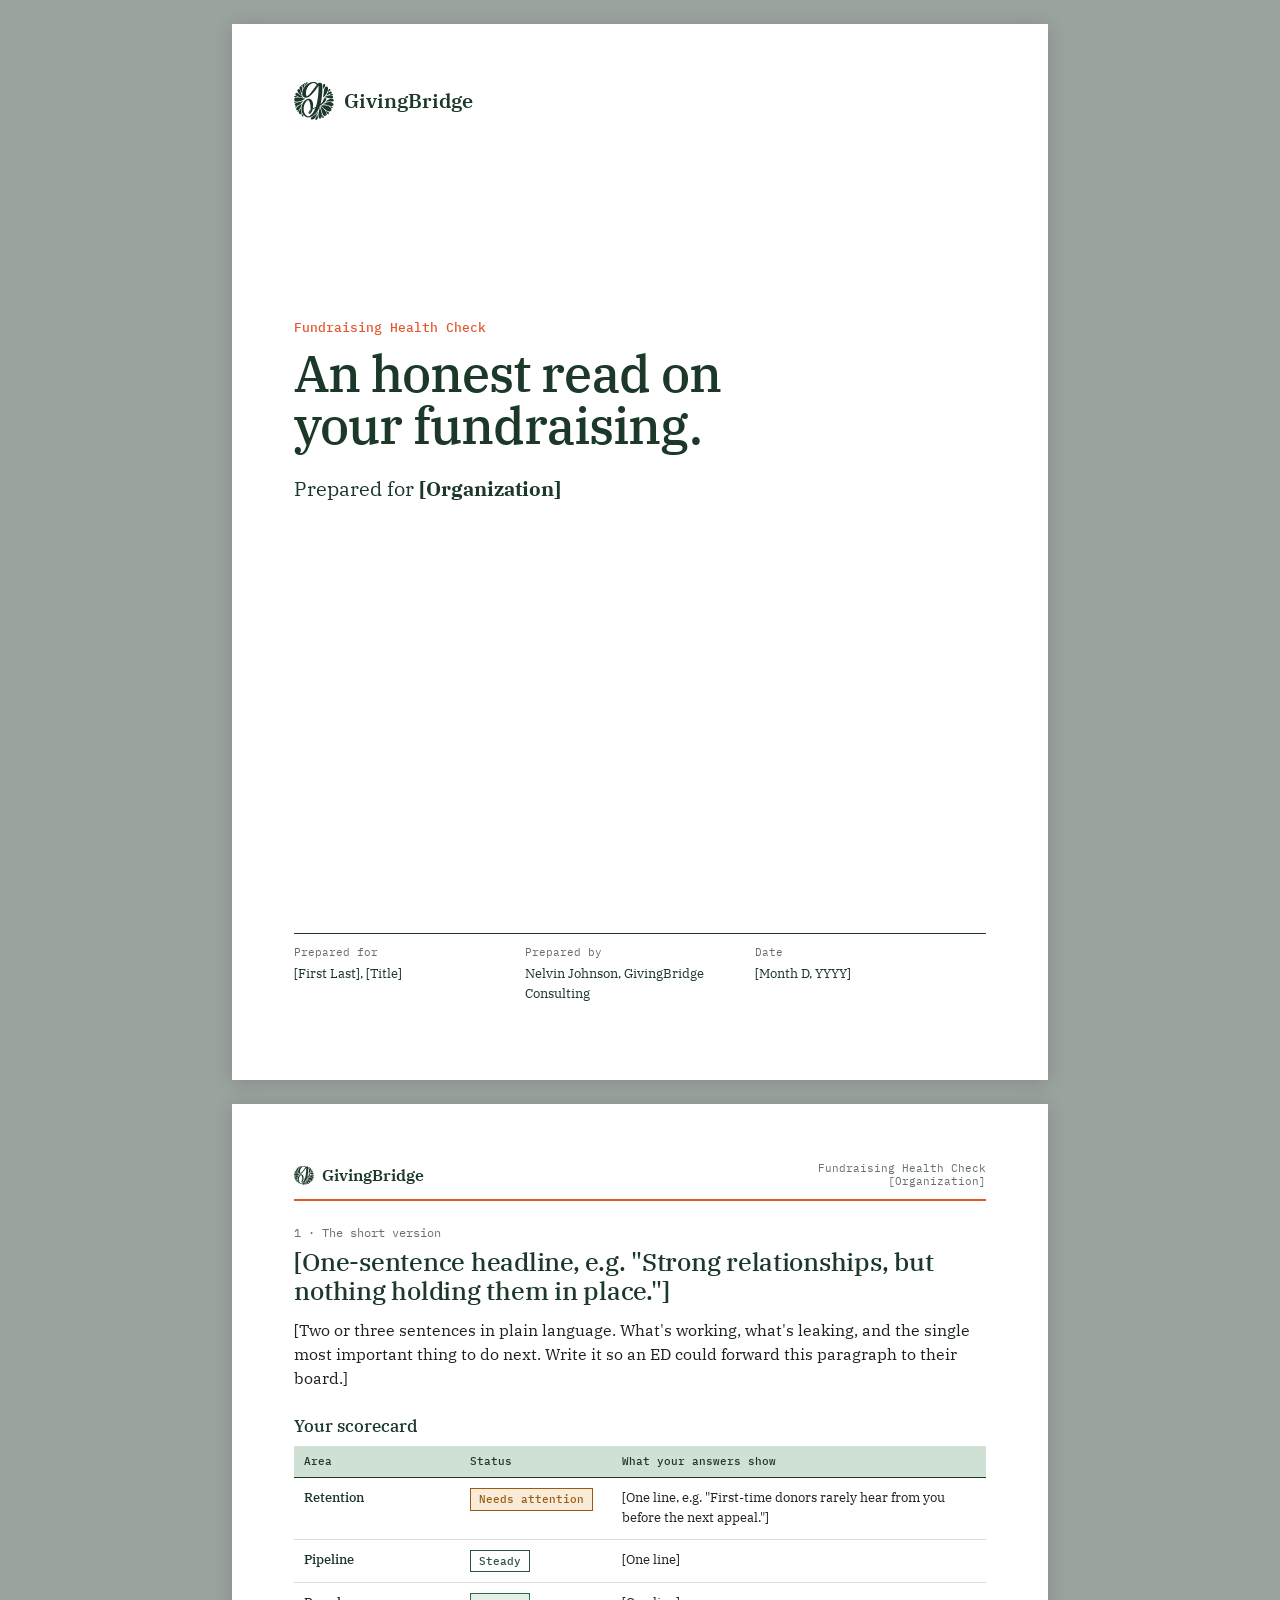
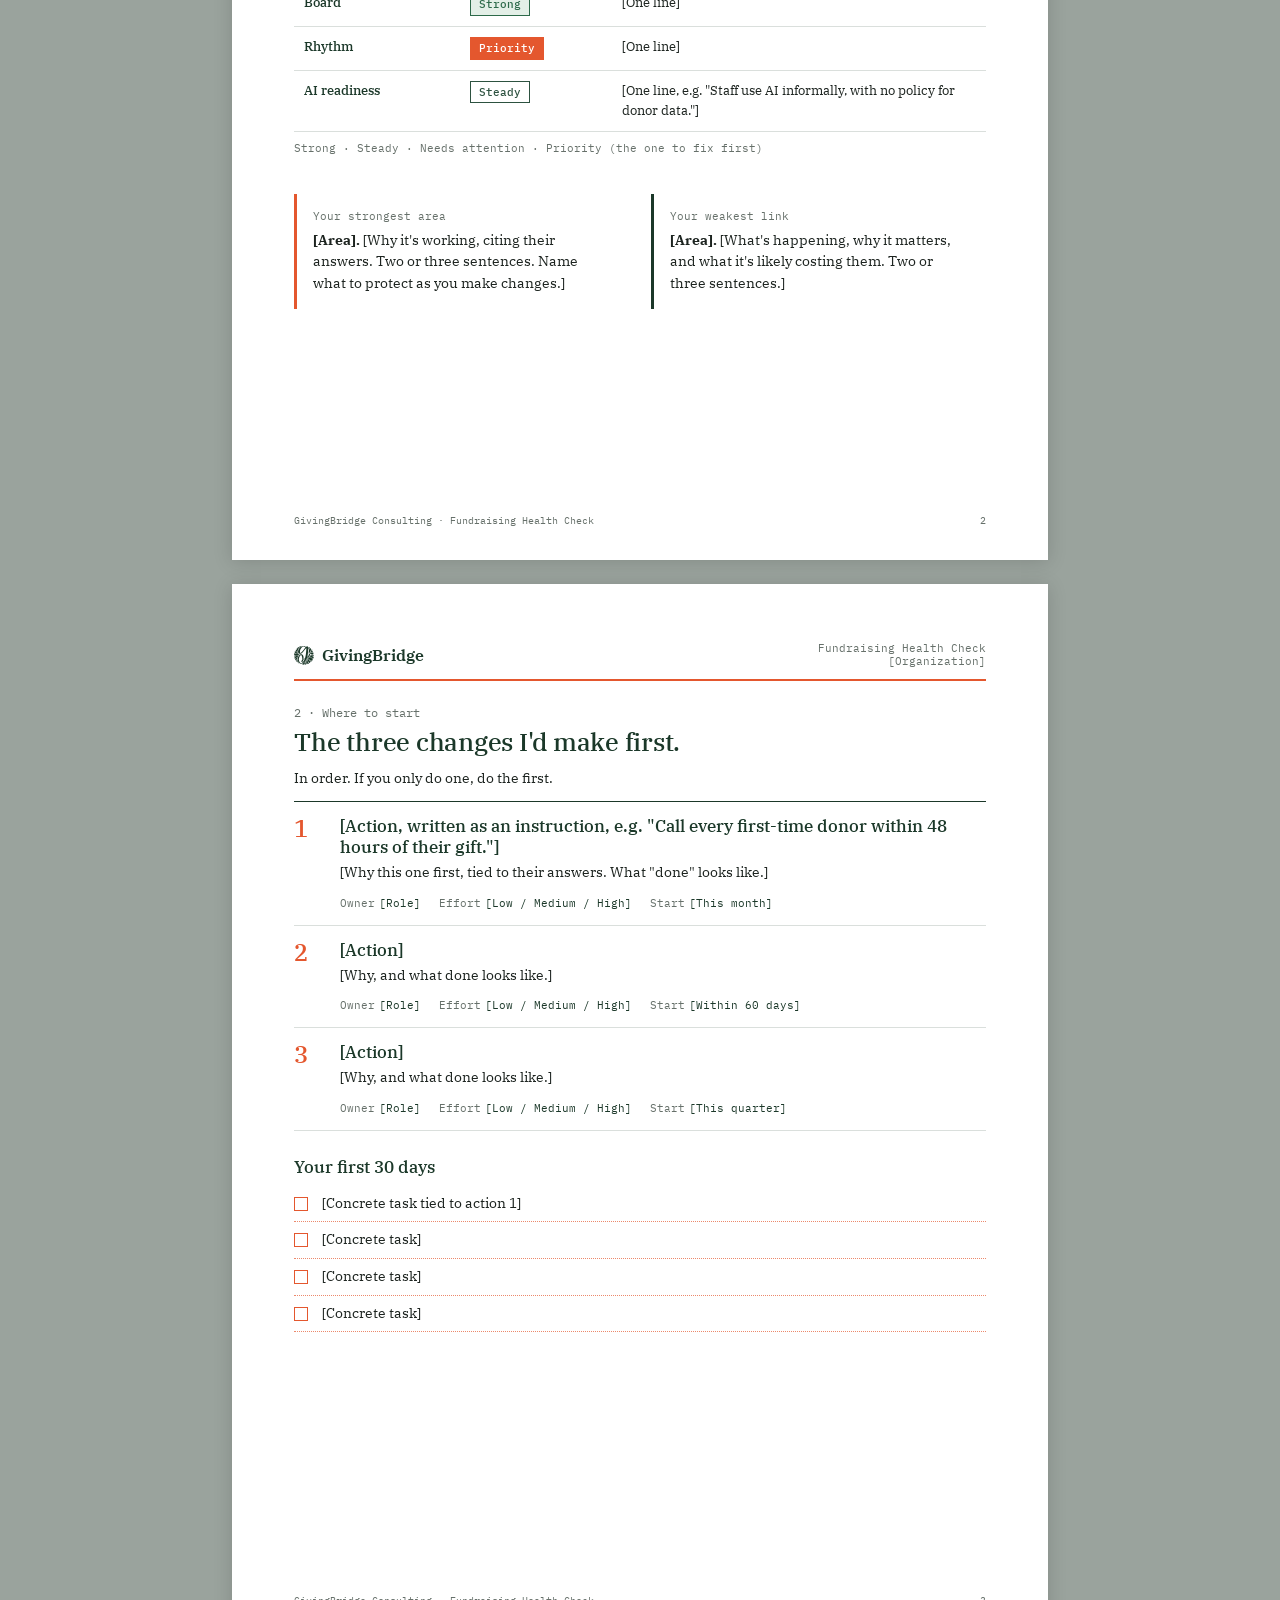
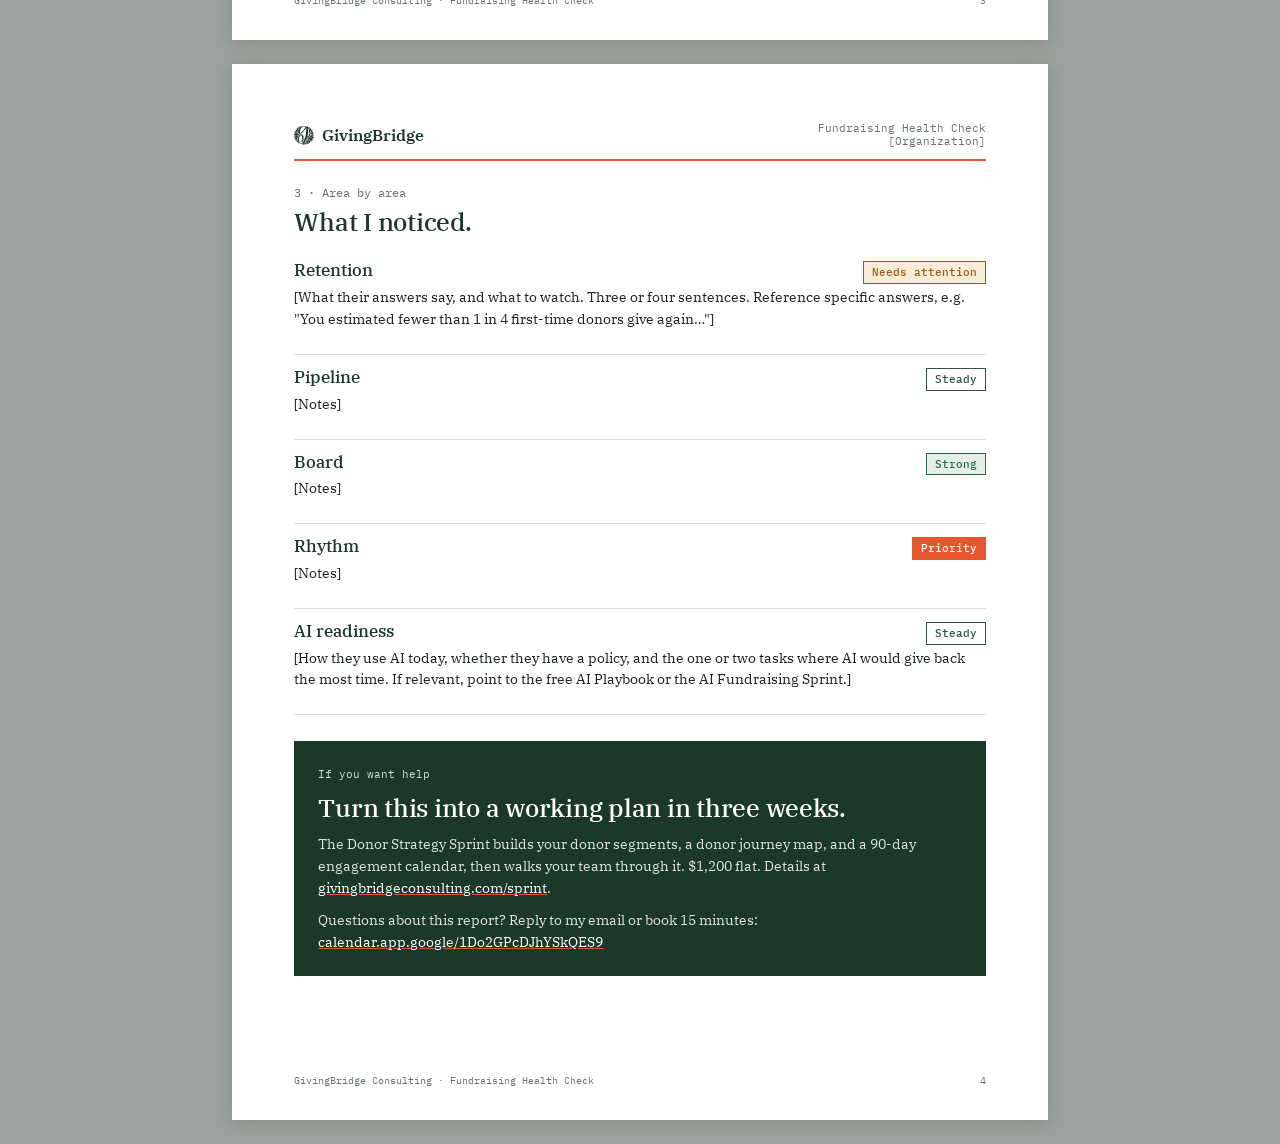
<file: _internal/health-check-report.html>
<!doctype html>
<html lang="en">
<head>
<meta charset="utf-8">
<title>Fundraising Health Check · [Organization]</title>
<!--
  RETIRED 2026-11: the Health Check offer was removed from the site. Kept for reference.

  HOW TO USE
  1. Duplicate this file for each buyer (e.g. reports/2026-11-03-org-name.html). Don't commit filled-in reports.
  2. Replace every [bracketed] item. Set each area's status by changing its class:
     s-strong · s-steady · s-attention · s-priority
  3. Open in Chrome → File → Print → Destination "Save as PDF", Paper "Letter", Margins "Default",
     and turn ON "Background graphics". Then email the PDF.
-->
<link rel="preconnect" href="https://fonts.googleapis.com">
<link rel="preconnect" href="https://fonts.gstatic.com" crossorigin>
<link href="https://fonts.googleapis.com/css2?family=IBM+Plex+Mono:wght@400;500&family=IBM+Plex+Serif:ital,wght@0,400;0,500;0,600;1,400&display=swap" rel="stylesheet">
<style>
  :root{
    --ink:#1B3829; --ink-deep:#0F2219; --paper:#FFFFFF; --paper-2:#EDF2EE;
    --accent:#E4572E; --soft:#CFE0D5; --text:#1D2420; --muted:#66706A; --mid:#2D5240;
    --rule:rgba(228,87,46,.7); --rule-soft:rgba(27,56,41,.16);
    --serif:"IBM Plex Serif", Georgia, serif; --mono:"IBM Plex Mono", Menlo, monospace;
  }
  @page{size:letter; margin:0.6in 0.65in 0.7in}
  *{box-sizing:border-box}
  html{-webkit-print-color-adjust:exact; print-color-adjust:exact}
  body{margin:0; background:#9AA39D; color:var(--text); font:10.5pt/1.55 var(--serif)}
  .page{width:8.5in; min-height:11in; margin:24px auto; background:#fff; padding:0.6in 0.65in 0.7in; position:relative; box-shadow:0 2px 18px rgba(0,0,0,.15)}
  @media print{
    body{background:#fff}
    .page{margin:0; padding:0; width:auto; min-height:0; box-shadow:none; break-after:page}
    .page:last-child{break-after:auto}
  }
  h1,h2,h3{color:var(--ink); font-weight:500; margin:0}
  p{margin:0 0 .8em}
  .mono{font-family:var(--mono)}
  .k{font:400 8.5pt/1.4 var(--mono); color:var(--muted)}

  /* running head */
  .head{display:flex; justify-content:space-between; align-items:center; padding-bottom:10px; border-bottom:2.5px double var(--accent); margin-bottom:26px}
  .head .wm{display:flex; align-items:center; gap:8px; font:600 12pt/1 var(--serif); color:var(--ink)}
  .head .wm .gm{width:20px; height:auto}
  .head .meta{font:400 8pt/1.3 var(--mono); color:var(--muted); text-align:right}

  /* cover */
  .cover{display:flex; flex-direction:column; min-height:9.6in}
  .cover .top{display:flex; align-items:center; gap:10px; font:600 15pt/1 var(--serif); color:var(--ink)}
  .cover .top .gm{width:40px; height:auto}
  .cover .mid{margin-top:2.1in}
  .cover .eyebrow{font:500 9.5pt/1 var(--mono); color:var(--accent); margin-bottom:14px}
  .cover h1{font-size:38pt; line-height:1.02; letter-spacing:-.02em; max-width:9em}
  .cover .for{font-size:15pt; margin-top:22px; color:var(--ink)}
  .cover dl{margin:auto 0 0; display:grid; grid-template-columns:repeat(3,1fr); border-top:1.5px solid var(--ink); font-size:9.5pt}
  .cover dl div{padding:12px 14px 0 0}
  .cover dt{font:400 8pt/1.3 var(--mono); color:var(--muted); margin-bottom:4px}
  .cover dd{margin:0; color:var(--ink)}

  h2{font-size:19pt; line-height:1.15; letter-spacing:-.01em; margin-bottom:12px}
  h2 .n{font:400 9pt/1 var(--mono); color:var(--muted); display:block; margin-bottom:8px; letter-spacing:0}
  h3{font-size:12.5pt; line-height:1.25; margin:18px 0 6px}
  .lede{font-size:12pt; line-height:1.5}
  section{margin-bottom:26px; break-inside:avoid-page}

  /* scorecard */
  .score{width:100%; border-collapse:collapse; margin-top:10px; font-size:9.8pt}
  .score th{text-align:left; font:500 8.5pt/1.3 var(--mono); color:var(--ink); background:var(--soft); padding:8px 10px; border-bottom:1.5px solid var(--ink)}
  .score td{padding:10px; border-bottom:1px solid var(--rule-soft); vertical-align:top}
  .score td:first-child{width:24%; font-weight:500; color:var(--ink)}
  .score td:nth-child(2){width:22%}
  .pill{display:inline-block; font:500 8pt/1 var(--mono); padding:5px 8px; border:1px solid currentColor}
  .s-strong{color:#2D6A4A; background:#E3EFE7}
  .s-steady{color:var(--mid); background:var(--paper)}
  .s-attention{color:#9A5A12; background:#F8ECD9}
  .s-priority{color:#fff; background:var(--accent); border-color:var(--accent)}

  .callout{border-left:3px solid var(--accent); background:var(--paper); padding:14px 16px; margin:12px 0}
  .callout .k{display:block; margin-bottom:6px}
  .callout p:last-child{margin:0}
  .two{display:grid; grid-template-columns:1fr 1fr; gap:22px}

  /* actions */
  .actions{border-top:1.5px solid var(--ink); margin-top:8px}
  .action{display:grid; grid-template-columns:34px 1fr; gap:12px; padding:14px 0; border-bottom:1px solid var(--rule-soft); break-inside:avoid}
  .action .num{font:500 18pt/1 var(--serif); color:var(--accent)}
  .action h3{margin:0 0 4px}
  .action dl{display:flex; flex-wrap:wrap; gap:4px 18px; margin:8px 0 0; font:400 8.5pt/1.4 var(--mono)}
  .action dt{color:var(--muted); display:inline}
  .action dd{display:inline; margin:0 0 0 4px; color:var(--ink)}

  .area-notes .area{padding:12px 0; border-bottom:1px solid var(--rule-soft); break-inside:avoid}
  .area-notes .area:first-child{border-top:1.5px solid var(--ink)}
  .area-notes .row{display:flex; justify-content:space-between; align-items:baseline; gap:12px}
  .area-notes h3{margin:0 0 6px}

  .checklist{list-style:none; padding:0; margin:8px 0 0}
  .checklist li{display:grid; grid-template-columns:18px 1fr; gap:10px; padding:7px 0; border-bottom:1px dotted var(--rule)}
  .checklist li::before{content:""; width:12px; height:12px; border:1.4px solid var(--accent); margin-top:4px}

  .next{background:var(--ink); color:#FFFFFF; padding:22px 24px; margin-top:22px}
  .next h2{color:#FFFFFF}
  .next p{color:rgba(255,255,255,.85)}
  .next a{color:#FFFFFF; text-decoration-color:var(--accent)}
  .next .k{color:var(--soft)}
  .foot{position:absolute; left:0.65in; right:0.65in; bottom:0.35in; display:flex; justify-content:space-between; font:400 7.5pt/1 var(--mono); color:var(--muted)}
  @media print{ .foot{display:none} }
</style>
</head>
<body>

<!-- ============ PAGE 1 · COVER ============ -->
<div class="page">
  <div class="cover">
    <div class="top">
      <img class="gm" src="../assets/logo-g.svg" alt="">
      GivingBridge
    </div>
    <div class="mid">
      <div class="eyebrow">Fundraising Health Check</div>
      <h1>An honest read on your fundraising.</h1>
      <p class="for">Prepared for <b>[Organization]</b></p>
    </div>
    <dl>
      <div><dt>Prepared for</dt><dd>[First Last], [Title]</dd></div>
      <div><dt>Prepared by</dt><dd>Nelvin Johnson, GivingBridge Consulting</dd></div>
      <div><dt>Date</dt><dd>[Month D, YYYY]</dd></div>
    </dl>
  </div>
</div>

<!-- ============ PAGE 2 · SUMMARY ============ -->
<div class="page">
  <div class="head">
    <div class="wm"><img class="gm" src="../assets/logo-g.svg" alt="">GivingBridge</div>
    <div class="meta">Fundraising Health Check<br>[Organization]</div>
  </div>

  <section>
    <h2><span class="n">1 · The short version</span>[One-sentence headline, e.g. "Strong relationships, but nothing holding them in place."]</h2>
    <p class="lede">[Two or three sentences in plain language. What's working, what's leaking, and the single most important thing to do next. Write it so an ED could forward this paragraph to their board.]</p>
  </section>

  <section>
    <h3>Your scorecard</h3>
    <table class="score">
      <thead><tr><th>Area</th><th>Status</th><th>What your answers show</th></tr></thead>
      <tbody>
        <tr><td>Retention</td><td><span class="pill s-attention">Needs attention</span></td><td>[One line, e.g. "First-time donors rarely hear from you before the next appeal."]</td></tr>
        <tr><td>Pipeline</td><td><span class="pill s-steady">Steady</span></td><td>[One line]</td></tr>
        <tr><td>Board</td><td><span class="pill s-strong">Strong</span></td><td>[One line]</td></tr>
        <tr><td>Rhythm</td><td><span class="pill s-priority">Priority</span></td><td>[One line]</td></tr>
        <tr><td>AI readiness</td><td><span class="pill s-steady">Steady</span></td><td>[One line, e.g. "Staff use AI informally, with no policy for donor data."]</td></tr>
      </tbody>
    </table>
    <p class="k" style="margin-top:8px">Strong · Steady · Needs attention · Priority (the one to fix first)</p>
  </section>

  <section class="two">
    <div class="callout">
      <span class="k">Your strongest area</span>
      <p><b>[Area].</b> [Why it's working, citing their answers. Two or three sentences. Name what to protect as you make changes.]</p>
    </div>
    <div class="callout" style="border-left-color:var(--ink)">
      <span class="k">Your weakest link</span>
      <p><b>[Area].</b> [What's happening, why it matters, and what it's likely costing them. Two or three sentences.]</p>
    </div>
  </section>

  <div class="foot"><span>GivingBridge Consulting · Fundraising Health Check</span><span>2</span></div>
</div>

<!-- ============ PAGE 3 · THREE CHANGES ============ -->
<div class="page">
  <div class="head">
    <div class="wm"><img class="gm" src="../assets/logo-g.svg" alt="">GivingBridge</div>
    <div class="meta">Fundraising Health Check<br>[Organization]</div>
  </div>

  <section>
    <h2><span class="n">2 · Where to start</span>The three changes I'd make first.</h2>
    <p>In order. If you only do one, do the first.</p>
    <div class="actions">
      <div class="action">
        <span class="num">1</span>
        <div>
          <h3>[Action, written as an instruction, e.g. "Call every first-time donor within 48 hours of their gift."]</h3>
          <p>[Why this one first, tied to their answers. What "done" looks like.]</p>
          <dl><div><dt>Owner</dt><dd>[Role]</dd></div><div><dt>Effort</dt><dd>[Low / Medium / High]</dd></div><div><dt>Start</dt><dd>[This month]</dd></div></dl>
        </div>
      </div>
      <div class="action">
        <span class="num">2</span>
        <div>
          <h3>[Action]</h3>
          <p>[Why, and what done looks like.]</p>
          <dl><div><dt>Owner</dt><dd>[Role]</dd></div><div><dt>Effort</dt><dd>[Low / Medium / High]</dd></div><div><dt>Start</dt><dd>[Within 60 days]</dd></div></dl>
        </div>
      </div>
      <div class="action">
        <span class="num">3</span>
        <div>
          <h3>[Action]</h3>
          <p>[Why, and what done looks like.]</p>
          <dl><div><dt>Owner</dt><dd>[Role]</dd></div><div><dt>Effort</dt><dd>[Low / Medium / High]</dd></div><div><dt>Start</dt><dd>[This quarter]</dd></div></dl>
        </div>
      </div>
    </div>
  </section>

  <section>
    <h3>Your first 30 days</h3>
    <ul class="checklist">
      <li>[Concrete task tied to action 1]</li>
      <li>[Concrete task]</li>
      <li>[Concrete task]</li>
      <li>[Concrete task]</li>
    </ul>
  </section>

  <div class="foot"><span>GivingBridge Consulting · Fundraising Health Check</span><span>3</span></div>
</div>

<!-- ============ PAGE 4 · AREA NOTES + NEXT ============ -->
<div class="page">
  <div class="head">
    <div class="wm"><img class="gm" src="../assets/logo-g.svg" alt="">GivingBridge</div>
    <div class="meta">Fundraising Health Check<br>[Organization]</div>
  </div>

  <section class="area-notes">
    <h2><span class="n">3 · Area by area</span>What I noticed.</h2>
    <div class="area">
      <div class="row"><h3>Retention</h3><span class="pill s-attention">Needs attention</span></div>
      <p>[What their answers say, and what to watch. Three or four sentences. Reference specific answers, e.g. "You estimated fewer than 1 in 4 first-time donors give again…"]</p>
    </div>
    <div class="area">
      <div class="row"><h3>Pipeline</h3><span class="pill s-steady">Steady</span></div>
      <p>[Notes]</p>
    </div>
    <div class="area">
      <div class="row"><h3>Board</h3><span class="pill s-strong">Strong</span></div>
      <p>[Notes]</p>
    </div>
    <div class="area">
      <div class="row"><h3>Rhythm</h3><span class="pill s-priority">Priority</span></div>
      <p>[Notes]</p>
    </div>
    <div class="area">
      <div class="row"><h3>AI readiness</h3><span class="pill s-steady">Steady</span></div>
      <p>[How they use AI today, whether they have a policy, and the one or two tasks where AI would give back the most time. If relevant, point to the free AI Playbook or the AI Fundraising Sprint.]</p>
    </div>
  </section>

  <div class="next">
    <span class="k">If you want help</span>
    <h2 style="margin-top:8px">Turn this into a working plan in three weeks.</h2>
    <p>The Donor Strategy Sprint builds your donor segments, a donor journey map, and a 90-day engagement calendar, then walks your team through it. $1,200 flat. Details at <a href="https://givingbridgeconsulting.com/sprint/">givingbridgeconsulting.com/sprint</a>.</p>
    <p style="margin:0">Questions about this report? Reply to my email or book 15 minutes: <a href="https://calendar.app.google/1Do2GPcDJhYSkQES9">calendar.app.google/1Do2GPcDJhYSkQES9</a></p>
  </div>

  <div class="foot"><span>GivingBridge Consulting · Fundraising Health Check</span><span>4</span></div>
</div>

</body>
</html>
</file>
<file: assets/site.css>
/* GivingBridge shared styles. Base copied from index.html's inline <style>; keep the two in sync. Offer-page additions are at the bottom. */
/* ---------- palette (A · Vermilion) ---------- */
:root{
  --ink:#1B3829; --ink-deep:#0F2219; --paper:#FFFFFF; --paper-2:#EDF2EE;
  --accent:#E4572E; --on-accent:#0F2219; --soft:#CFE0D5; --on-soft:#1B3829;
  --text:#1D2420; --muted:#5A645E;
}
:root{
  --mid:#2D5240;
  --rule:color-mix(in srgb, var(--accent) 70%, transparent);
  --rule-soft:color-mix(in srgb, var(--ink) 16%, transparent);
  --serif:"IBM Plex Serif", Georgia, serif;
  --mono:"IBM Plex Mono", ui-monospace, Menlo, monospace;
}
*,*::before,*::after{box-sizing:border-box}
html{scroll-behavior:smooth}
body{
  margin:0; background:var(--paper-2); color:var(--text);
  font-family:var(--serif); font-size:18px; line-height:1.62;
  -webkit-font-smoothing:antialiased; text-rendering:optimizeLegibility;
}
a{color:var(--ink); text-decoration-color:var(--accent); text-underline-offset:3px; text-decoration-thickness:1px}
a:hover{text-decoration-thickness:2px}
img{display:block; max-width:100%}
h1,h2,h3{color:var(--ink); font-weight:500; margin:0}
p{margin:0 0 1em}
.mono{font-family:var(--mono)}


/* ---------- the page sheet ---------- */
.sheet{
  max-width:1240px; margin:0 auto; background:var(--paper);
  border-left:1px solid var(--rule-soft); border-right:1px solid var(--rule-soft);
  padding:0 56px;
}

.running{
  display:flex; justify-content:space-between; gap:16px;
  font:400 12px/1.4 var(--mono); color:var(--muted);
  padding:14px 0 12px; border-bottom:1px solid var(--rule);
}
.running span:last-child{text-align:right}

.masthead{
  display:flex; align-items:baseline; justify-content:space-between; gap:24px; flex-wrap:wrap;
  padding:22px 0 18px;
  border-bottom:3px double var(--accent);
}
.wordmark{text-decoration:none; color:var(--ink); display:flex; align-items:center; gap:10px; flex-wrap:wrap}
.wordmark b{font:600 26px/1 var(--serif); letter-spacing:-.01em}
.wordmark img.mark{width:38px; height:auto; flex:none; align-self:center}
.wordmark small{font:400 12px/1 var(--mono); color:var(--muted)}
.masthead-right{display:flex; flex-direction:column; align-items:flex-end; gap:10px}
.audience{margin:0; font:400 12px/1.4 var(--mono); color:var(--muted); text-align:right}
.masthead nav{display:flex; gap:22px; flex-wrap:wrap; align-items:baseline}
.masthead nav a{font:400 13.5px/1.2 var(--mono); color:var(--mid); text-decoration:none}
.masthead nav a:hover{color:var(--ink); text-decoration:underline; text-decoration-color:var(--accent)}
.masthead nav a.book{color:var(--ink); font-weight:500; border-bottom:1.5px solid var(--accent); padding-bottom:2px}

/* ---------- chapter grid ---------- */
.ch{
  display:grid; grid-template-columns:150px minmax(0,1fr); column-gap:44px;
  padding:76px 0 64px; border-top:1px solid var(--rule);
  position:relative;
}
.ch:first-of-type{border-top:0}
.ch-meta{font-family:var(--mono); font-size:13px; color:var(--ink); padding-top:10px}
.ch-meta .num{display:block; font-weight:500}
.ch-meta .name{display:block; color:var(--mid); margin-top:4px}
.ch-body{min-width:0}
.ch-margin{padding-top:10px}
.folio{
  position:absolute; right:0; bottom:18px;
  font:400 11.5px/1 var(--mono); color:var(--muted);
}

h2{font-size:clamp(2rem,3.6vw,2.9rem); line-height:1.12; letter-spacing:-.012em; max-width:20ch; margin-bottom:22px}
.lede{font-size:1.18rem; color:var(--text); max-width:38em}

.note{
  font:400 12.5px/1.6 var(--mono); color:var(--mid);
  border-top:1px solid var(--accent); padding-top:10px; margin-bottom:28px;
}
.note .mark{color:var(--ink); font-weight:500}
.note em{font-style:normal; color:var(--ink); font-weight:500}

/* ---------- hero / preface ---------- */
.preface{padding-top:64px}
.preface h1{
  font-size:clamp(2.7rem,6.4vw,5.1rem); line-height:1.02; letter-spacing:-.022em;
  max-width:12ch; margin-bottom:30px;
}
.preface .intro{font-size:1.2rem; max-width:34em}
.actions{display:flex; gap:22px; align-items:center; flex-wrap:wrap; margin-top:30px}
.btn{
  display:inline-block; font:500 15px/1 var(--mono); text-decoration:none;
  background:var(--ink); color:var(--paper); padding:16px 22px; border:1px solid var(--ink);
}
.btn:hover{background:var(--ink-deep)}
.link-quiet{font:400 14px/1 var(--mono); color:var(--mid)}

.contents{margin-top:54px; max-width:640px; border-top:1px solid var(--ink)}
.contents h3{font:500 13px/1 var(--mono); color:var(--ink); padding:14px 0 6px}
.contents ol{list-style:none; margin:0; padding:0}
.contents li a{
  display:flex; align-items:baseline; gap:12px; padding:9px 0; text-decoration:none;
  border-bottom:1px solid var(--rule-soft); color:var(--text);
}
.contents li a:hover .t{color:var(--ink); text-decoration:underline; text-decoration-color:var(--accent)}
.contents .c{font:400 12.5px/1 var(--mono); color:var(--muted); width:46px; flex:none}
.contents .t{font-size:1.02rem}
.contents .lead{flex:1; border-bottom:1.5px dotted var(--rule); transform:translateY(-4px); min-width:20px}
.contents .p{font:400 12.5px/1 var(--mono); color:var(--muted)}

/* ---------- diagnosis table ---------- */
table.dx{width:100%; border-collapse:collapse; margin-top:10px}
.dx thead th{
  text-align:left; font:500 12.5px/1.3 var(--mono); color:var(--on-soft); background:var(--soft);
  padding:11px 18px 11px 12px; border-bottom:1.5px solid var(--ink); vertical-align:bottom;
}
.dx td{padding:22px 24px 22px 0; border-bottom:1px solid var(--rule-soft); vertical-align:top}
.dx td:first-child{width:42%; font-style:italic; color:var(--text); font-size:1.06rem}
.dx td:first-child .k{font:normal 400 12px/1 var(--mono); color:var(--muted); display:block; margin-bottom:8px}
.dx td:last-child{border-left:1px solid var(--rule-soft); padding-left:24px; padding-right:0}
.dx td strong{color:var(--ink); font-weight:600; display:block; margin-bottom:4px}

figure{margin:0}
.fig{margin-top:52px; padding:26px 26px 18px; background:var(--paper-2); border:1px solid var(--rule-soft)}
.fig svg{width:100%; height:auto; display:block; overflow:visible}
.fig figcaption{
  font:400 12.5px/1.55 var(--mono); color:var(--mid);
  border-top:1px solid var(--rule); margin-top:14px; padding-top:10px;
}
.fig figcaption b{color:var(--ink); font-weight:500}
.svg-label{font-family:var(--mono); font-size:12px}
.svg-small{font-family:var(--mono); font-size:11px}

/* ---------- field entries ---------- */
.entry{padding:38px 0 40px; border-top:1px solid var(--rule)}
.entry:first-of-type{border-top:1.5px solid var(--ink)}
.entry.flagship{border-top-color:var(--ink)}
.entry-head{display:flex; align-items:baseline; justify-content:space-between; gap:16px; flex-wrap:wrap; margin-bottom:16px}
.entry-id{font:400 12.5px/1 var(--mono); color:var(--muted)}
.entry-tag{font:500 12px/1 var(--mono); color:var(--ink); border:1px solid var(--ink); padding:5px 8px}
.entry h3{font-size:clamp(1.55rem,2.4vw,1.95rem); line-height:1.15; letter-spacing:-.01em; margin-bottom:18px}
.scope{margin:0 0 20px; font:400 13px/1.5 var(--mono); max-width:620px}
.scope div{display:grid; grid-template-columns:110px 1fr; gap:12px; padding:7px 0; border-bottom:1px dotted var(--rule)}
.scope div:first-child{border-top:1px dotted var(--rule)}
.scope dt{color:var(--muted)}
.scope dd{margin:0; color:var(--ink)}
.entry ul{list-style:none; padding:0; margin:14px 0 0; max-width:40em}
.entry li{position:relative; padding-left:26px; margin-bottom:8px}
.entry li::before{content:""; position:absolute; left:2px; top:.8em; width:13px; border-top:1.5px solid var(--accent)}
.entry .fig{margin-top:30px; background:var(--paper)}

/* ---------- procedure ---------- */
.checklist{list-style:none; margin:8px 0 0; padding:0; border-top:1.5px solid var(--ink); max-width:760px}
.checklist li{
  display:grid; grid-template-columns:34px minmax(0,1fr) auto; column-gap:18px;
  padding:24px 0; border-bottom:1px solid var(--rule-soft);
}
.box{
  width:22px; height:22px; border:1.6px solid var(--accent); margin-top:5px;
  border-radius:2px 3px 2px 4px; transform:rotate(-2deg);
}
.checklist li:nth-child(2) .box{transform:rotate(1.5deg)}
.checklist li:nth-child(3) .box{transform:rotate(-1deg)}
.checklist h3{font-size:1.32rem; line-height:1.25; margin-bottom:6px}
.checklist h3 .s{font:400 13px/1 var(--mono); color:var(--muted); margin-right:8px; vertical-align:2px}
.checklist p{margin:0; max-width:34em}
.checklist .out{font:400 12px/1.5 var(--mono); color:var(--muted); text-align:right; padding-top:7px; white-space:nowrap}

/* ---------- wide chapters (no margin column) ---------- */
.ch-wide .ch-body{grid-column:2 / -1}

/* ---------- about ---------- */
.author{display:grid; grid-template-columns:minmax(0,340px) minmax(0,1fr); gap:56px; align-items:start}
.portrait img{width:100%; height:auto; aspect-ratio:3/4; object-fit:cover; object-position:50% 22%; border:1px solid var(--rule-soft)}
.portrait figcaption{font:400 12px/1.5 var(--mono); color:var(--mid); padding-top:10px; border-top:1.5px solid var(--accent); margin-top:12px}
.portrait figcaption b{color:var(--ink); font-weight:500}
.author-text h2{max-width:14ch}
.author-text p{max-width:34em}
.author-text .aside{font:400 13px/1.6 var(--mono); color:var(--mid); border-left:2px solid var(--accent); padding:2px 0 2px 14px; margin:26px 0 0; max-width:30em}
.author-text .aside b{color:var(--ink); font-weight:500}
.facts{margin:56px 0 0; display:grid; grid-template-columns:repeat(4,minmax(0,1fr)); border-top:1.5px solid var(--ink)}
.facts div{padding:16px 20px 4px 0; border-right:1px solid var(--rule-soft)}
.facts div + div{padding-left:20px}
.facts div:last-child{border-right:0}
.facts dt{font:400 12px/1.4 var(--mono); color:var(--muted); margin-bottom:6px}
.facts dd{margin:0; font-size:.98rem; line-height:1.45; color:var(--ink)}

/* ---------- contact ---------- */
.ch-close{background:var(--ink); color:var(--paper); margin:0 -56px; padding-left:56px; padding-right:56px; border-top:0}
.ch-close .ch-meta, .ch-close .ch-meta .name{color:var(--soft)}
.ch-close h2{color:var(--paper); max-width:12ch; font-size:clamp(2.3rem,4.6vw,3.6rem); line-height:1.04}
.ch-close .folio{color:color-mix(in srgb, var(--paper) 55%, transparent); right:56px}
.close{display:grid; grid-template-columns:minmax(0,1fr) minmax(0,1fr); gap:64px; align-items:start}
.close .reach{margin-top:44px}
.form-title{font:500 13px/1.4 var(--mono); color:var(--soft); margin:0 0 18px; padding-top:12px; border-top:1.5px solid var(--accent)}
.hs-wrap{min-height:420px}
.close p{max-width:30em; color:color-mix(in srgb, var(--paper) 82%, transparent); font-size:1.1rem}
.btn-accent{background:var(--accent); color:var(--on-accent); border-color:var(--accent); font-weight:500}
.btn-accent:hover{background:var(--paper); color:var(--ink); border-color:var(--paper)}
.reach{margin:0; border-top:1.5px solid var(--accent); font-family:var(--mono)}
.reach div{display:grid; grid-template-columns:84px minmax(0,1fr); gap:12px; padding:13px 0; border-bottom:1px solid color-mix(in srgb, var(--paper) 18%, transparent)}
.reach dt{font-size:12.5px; color:var(--soft)}
.reach dd{margin:0; font-size:13.5px; color:var(--paper); white-space:nowrap}
.reach a{color:var(--paper); text-decoration-color:var(--accent)}

/* ---------- colophon ---------- */
.colophon{
  border-top:3px double var(--accent); padding:22px 0 64px;
  display:flex; justify-content:space-between; gap:20px; flex-wrap:wrap;
  font:400 12px/1.6 var(--mono); color:var(--muted);
}

/* ---------- responsive ---------- */
@media (max-width:1080px){
  .ch{grid-template-columns:120px minmax(0,1fr); column-gap:36px}
  .facts{grid-template-columns:1fr 1fr}
  .facts div:nth-child(2){border-right:0}
  .facts div:nth-child(3){padding-left:0}
  .facts div:nth-child(n+3){border-top:1px solid var(--rule-soft)}
  .ch-margin{grid-column:2; display:grid; grid-template-columns:repeat(auto-fit,minmax(220px,1fr)); gap:0 28px; padding-top:36px}
}
@media (max-width:780px){
  body{font-size:17px}
  .sheet{padding:0 16px; border:0}
  .running{font-size:11px}
  .running span:last-child{display:none}
  .masthead{padding:18px 0 14px; gap:14px}
  .masthead nav{gap:8px 16px}
  .masthead nav a{font-size:12.5px}
  .masthead-right{align-items:flex-start; width:100%}
  .audience{text-align:left}
  .ch{display:block; padding:56px 0 60px}
  .ch-meta{display:flex; gap:10px; align-items:baseline; padding:0 0 14px; margin-bottom:18px; border-bottom:1px dotted var(--rule)}
  .ch-meta .name{margin:0}
  .ch-margin{display:block; padding-top:28px}
  .note{border-top:0; border-left:2px solid var(--accent); padding:2px 0 2px 14px; margin-bottom:18px}
  .preface{padding-top:44px}
  .preface .intro{font-size:1.08rem}
  .contents .p{display:none}

  table.dx, .dx tbody, .dx tr, .dx td{display:block; width:100%}
  .dx thead{display:none}
  .dx tr{padding:20px 0; border-bottom:1px solid var(--rule)}
  .dx td{padding:0; border:0}
  .dx td:first-child{width:100%; margin-bottom:12px}
  .dx td:last-child{border-left:2px solid var(--ink); padding-left:14px}
  .dx td:last-child::before{content:"What's underneath"; display:block; font:400 11.5px/1 var(--mono); color:var(--muted); margin-bottom:8px}
  .fig{padding:16px 12px 12px; margin-left:-4px; margin-right:-4px}
  .fig .scroll{overflow-x:auto}
  .fig .scroll svg{min-width:560px}

  .scope div{grid-template-columns:92px 1fr}

  .checklist li{grid-template-columns:30px minmax(0,1fr); }
  .checklist .out{grid-column:2; text-align:left; padding-top:10px; white-space:normal}

  .author{grid-template-columns:1fr; gap:32px}
  .portrait{max-width:340px}
  .facts{grid-template-columns:1fr 1fr; margin-top:40px}
  .facts div, .facts div + div{padding:14px 12px 10px 0; border-right:0; border-bottom:1px solid var(--rule-soft)}
  .ch-close{margin:0 -16px; padding-left:16px; padding-right:16px}
  .close{grid-template-columns:1fr; gap:40px}
  .ch-close .folio{right:16px}
  .reach dd{white-space:normal; overflow-wrap:anywhere}
  .folio{bottom:16px}
}

/* =====================================================================
   Offer pages (/sprint, /ai-sprint, /ai-workshop)
   ===================================================================== */
.masthead nav a[aria-current="page"]{color:var(--ink); text-decoration:underline; text-decoration-color:var(--accent)}

.offer-hero{display:grid; grid-template-columns:minmax(0,1.5fr) minmax(0,1fr); gap:56px; align-items:start}
.offer-hero h1{font-size:clamp(2.3rem,4.6vw,3.5rem); line-height:1.04; letter-spacing:-.02em; max-width:17ch; margin-bottom:26px}
.offer-hero .intro{font-size:1.18rem; max-width:32em}
.kicker{font:400 13px/1.4 var(--mono); color:var(--mid); margin:0 0 18px}
.kicker b{color:var(--ink); font-weight:500}

.price-card{border:1.5px solid var(--ink); background:var(--paper); padding:28px 26px 24px; position:sticky; top:24px}
.price-card .amount{font:500 clamp(3rem,5vw,3.8rem)/1 var(--serif); color:var(--ink); letter-spacing:-.02em}
.price-card .amount small{font:400 14px/1 var(--mono); color:var(--muted); letter-spacing:0; margin-left:6px}
.price-card .what{margin:10px 0 18px; font-size:1.02rem}
.price-card dl{margin:0 0 22px; font:400 13px/1.45 var(--mono); border-top:1px solid var(--ink)}
.price-card dl div{display:grid; grid-template-columns:104px minmax(0,1fr); gap:10px; padding:9px 0; border-bottom:1px dotted var(--rule)}
.price-card dt{color:var(--muted)}
.price-card dd{margin:0; color:var(--ink)}
.price-card .btn{display:block; text-align:center; width:100%}
.price-card .fine{font:400 12px/1.5 var(--mono); color:var(--muted); margin:12px 0 0}

.areas{display:grid; grid-template-columns:repeat(2,minmax(0,1fr)); border-top:1.5px solid var(--ink); margin-top:8px}
.area{padding:26px 28px 24px 0; border-bottom:1px solid var(--rule-soft)}
.area:nth-child(even){padding:26px 0 24px 28px; border-left:1px solid var(--rule-soft)}
.area .k{font:400 12.5px/1 var(--mono); color:var(--muted); display:block; margin-bottom:10px}
.area h3{font-size:1.35rem; line-height:1.2; margin-bottom:8px}
.area p{margin:0; max-width:30em}

.fit{display:grid; grid-template-columns:repeat(2,minmax(0,1fr)); gap:40px; margin-top:8px}
.fit h3{font:500 13px/1.4 var(--mono); color:var(--ink); padding-bottom:10px; border-bottom:1.5px solid var(--ink); margin-bottom:6px}
.fit ul{list-style:none; margin:0; padding:0}
.fit li{position:relative; padding:10px 0 10px 26px; border-bottom:1px solid var(--rule-soft)}
.fit li::before{content:""; position:absolute; left:2px; top:1.35em; width:13px; border-top:1.5px solid var(--accent)}
.fit .no li::before{border-top-color:var(--muted)}

.weeks{list-style:none; margin:8px 0 0; padding:0; border-top:1.5px solid var(--ink); max-width:820px}
.weeks li{display:grid; grid-template-columns:110px minmax(0,1fr); column-gap:24px; padding:22px 0; border-bottom:1px solid var(--rule-soft)}
.weeks .when{font:500 13px/1.6 var(--mono); color:var(--ink)}
.weeks h3{font-size:1.25rem; line-height:1.25; margin-bottom:6px}
.weeks p{margin:0; max-width:36em}

.faq{border-top:1.5px solid var(--ink); max-width:820px; margin-top:8px}
.faq details{border-bottom:1px solid var(--rule-soft)}
.faq summary{cursor:pointer; list-style:none; padding:18px 36px 18px 0; position:relative; font-size:1.08rem; color:var(--ink); font-weight:500}
.faq summary::-webkit-details-marker{display:none}
.faq summary::after{content:"+"; position:absolute; right:4px; top:14px; font:400 22px/1 var(--mono); color:var(--accent)}
.faq details[open] summary::after{content:"–"}
.faq details p{margin:0 0 20px; max-width:38em}

.ladder{margin-top:28px; font:400 13px/1.6 var(--mono); color:var(--soft)}
.ladder b{color:var(--paper); font-weight:500}

/* ---------- questionnaire ---------- */
.q-form{max-width:780px}
.q-form fieldset{border:0; margin:0 0 48px; padding:0}
.q-form legend{font:500 13px/1.4 var(--mono); color:var(--ink); width:100%; padding:0 0 10px; border-bottom:1.5px solid var(--ink); margin-bottom:8px}
.q-form legend .k{color:var(--muted); font-weight:400; margin-right:8px}
.q{padding:20px 0; border-bottom:1px solid var(--rule-soft)}
.q > label, .q > .qlabel{display:block; font-size:1.05rem; color:var(--ink); margin-bottom:10px}
.q .hint{display:block; font:400 12.5px/1.5 var(--mono); color:var(--muted); margin-top:4px}
.q input[type=text], .q input[type=email], .q input[type=url], .q input[type=number], .q select, .q textarea{
  width:100%; font:400 16px/1.4 var(--serif); color:var(--text); background:#fff;
  border:1px solid color-mix(in srgb, var(--ink) 28%, transparent); border-radius:0; padding:12px 14px;
}
.q textarea{min-height:110px; resize:vertical}
.q input:focus, .q select:focus, .q textarea:focus{outline:2px solid var(--accent); outline-offset:-1px; border-color:var(--accent)}
.q .row{display:grid; grid-template-columns:repeat(2,minmax(0,1fr)); gap:16px}
.scale{display:flex; flex-wrap:wrap; gap:8px}
.scale label, .choices label{display:inline-flex; align-items:center; gap:8px; font:400 14px/1.3 var(--mono); color:var(--ink); border:1px solid color-mix(in srgb, var(--ink) 28%, transparent); background:#fff; padding:9px 12px; cursor:pointer}
.scale input, .choices input{accent-color:var(--accent); margin:0}
.scale label:has(input:checked), .choices label:has(input:checked){border-color:var(--ink); background:var(--soft)}
.choices{display:flex; flex-wrap:wrap; gap:8px}
.scale-ends{display:flex; justify-content:space-between; font:400 12px/1.4 var(--mono); color:var(--muted); margin-top:8px; max-width:420px}
.req{color:var(--accent)}
.q-submit{display:flex; gap:20px; align-items:center; flex-wrap:wrap; margin-top:8px}
.q-submit button{cursor:pointer}
.hp{position:absolute; left:-9999px}

@media (max-width:1080px){
  .offer-hero{grid-template-columns:1fr; gap:40px}
  .price-card{position:static; max-width:460px}
}
@media (max-width:780px){
  .areas, .fit{grid-template-columns:1fr}
  .area, .area:nth-child(even){padding:22px 0; border-left:0}
  .fit{gap:28px}
  .weeks li{grid-template-columns:1fr; row-gap:6px}
  .q .row{grid-template-columns:1fr}
}

/* ---------- sector resources (Tovera, Nonprofit AI Brief) ---------- */
.res-list{border-top:1.5px solid var(--ink); margin-top:8px}
.res{display:grid; grid-template-columns:minmax(0,1fr) minmax(0,1.05fr); gap:48px; padding:40px 0 44px; border-bottom:1px solid var(--rule-soft); align-items:start}
.res-brand{display:flex; align-items:center; gap:12px; margin-bottom:18px}
.res-brand img, .res-brand svg{width:40px; height:40px; flex:none; border-radius:9px}
.res-brand .nm{font-size:1.5rem; line-height:1.1; letter-spacing:-.01em}
.res-tovera .nm{font-family:"Syne", var(--serif); font-weight:700; color:#1A1A2E}
.res-brief .nm{font-family:"Space Grotesk", var(--serif); font-weight:700; color:#17120F}
.res-line{font-size:1.28rem; line-height:1.35; color:var(--ink); margin:0 0 14px; max-width:24em}
.res-line mark{background:none; padding:0 .05em}
.res-tovera .res-line mark{color:#5546E0; background:linear-gradient(transparent 62%, rgba(217,236,92,.7) 62%)}
.res-brief .res-line mark{color:#C1442C}
.res .scope{margin-top:20px}
.res-actions{display:flex; gap:20px; align-items:center; flex-wrap:wrap; margin-top:22px}
.btn-tovera{background:#5546E0; border-color:#5546E0; color:#fff}
.btn-tovera:hover{background:#3F31C4; border-color:#3F31C4}
.btn-brief{background:#C1442C; border-color:#C1442C; color:#fff}
.btn-brief:hover{background:#A3361F; border-color:#A3361F}
.shot{margin:0; border:1px solid var(--rule-soft); background:#fff; box-shadow:0 1px 0 var(--rule-soft)}
.shot .bar{display:flex; gap:6px; align-items:center; padding:8px 10px; border-bottom:1px solid var(--rule-soft); font:400 11.5px/1 var(--mono); color:var(--muted)}
.shot .bar i{width:8px; height:8px; border-radius:50%; background:var(--paper-2); display:block}
.shot .bar span{margin-left:8px}
.shot img{width:100%; height:auto; aspect-ratio:1400/820; object-fit:cover; object-position:top}
.shot figcaption{font:400 12px/1.5 var(--mono); color:var(--mid); padding:10px 0 0; border-top:1.5px solid var(--accent); background:var(--paper)}
.res-credit{font:400 12.5px/1.5 var(--mono); color:var(--muted); margin-top:22px}
@media (max-width:1080px){ .res{grid-template-columns:1fr; gap:28px} .shot{max-width:640px} }
.colophon a{color:var(--mid)}

/* ---------- primary nav with Services dropdown ---------- */
.masthead nav{display:flex; gap:26px; flex-wrap:wrap; align-items:baseline}
.menu{position:relative}
.menu summary{list-style:none; cursor:pointer; font:400 13.5px/1.2 var(--mono); color:var(--mid); display:inline-flex; align-items:center; gap:6px}
.menu summary::-webkit-details-marker{display:none}
.menu summary::after{content:""; width:6px; height:6px; border-right:1.5px solid currentColor; border-bottom:1.5px solid currentColor; transform:translateY(-2px) rotate(45deg); transition:transform .15s}
.menu[open] summary::after{transform:translateY(1px) rotate(-135deg)}
.menu summary:hover, .menu[open] summary, .menu summary.is-current{color:var(--ink)}
.menu summary.is-current{text-decoration:underline; text-decoration-color:var(--accent); text-underline-offset:3px}
.menu-panel{position:absolute; right:-16px; top:calc(100% + 14px); z-index:60; width:min(560px, calc(100vw - 32px)); background:var(--paper); border:1.5px solid var(--ink); box-shadow:0 10px 30px rgba(15,34,25,.12); display:grid; grid-template-columns:1fr 1fr}
.menu-col{padding:18px 20px 16px}
.menu-col + .menu-col{border-left:1px solid var(--rule-soft); background:var(--paper-2)}
.menu-col h4{margin:0 0 8px; font:500 12px/1.3 var(--mono); color:var(--muted)}
.masthead .menu-col a{display:block; padding:9px 0; border-bottom:1px solid var(--rule-soft); text-decoration:none; color:var(--ink); font:500 15px/1.3 var(--serif)}
.masthead .menu-col a:last-child{border-bottom:0}
.masthead .menu-col a small{display:block; font:400 12px/1.4 var(--mono); color:var(--muted); margin-top:3px}
.masthead .menu-col a:hover{color:var(--ink)}
.masthead .menu-col a:hover span{text-decoration:underline; text-decoration-color:var(--accent); text-underline-offset:3px}
.masthead .menu-col a .price{float:right; font:500 12px/1.6 var(--mono); color:var(--accent)}
.masthead nav > a[aria-current="page"]{color:var(--ink); text-decoration:underline; text-decoration-color:var(--accent)}
@media (max-width:780px){
  .masthead nav{gap:10px 20px}
  .menu{position:static}
  .masthead{position:relative}
  .menu-panel{left:0; right:0; width:auto; top:auto; margin-top:12px; grid-template-columns:1fr}
  .menu-col + .menu-col{border-left:0; border-top:1px solid var(--rule-soft)}
}
.menu-panel.single{width:max-content; max-width:calc(100vw - 32px); grid-template-columns:1fr} @media (max-width:780px){ .menu-panel.single{width:auto; max-width:none} }

/* ---------- masthead: wordmark centered on the nav row ---------- */
.masthead{display:grid; grid-template-columns:auto minmax(0,1fr); column-gap:24px; row-gap:8px; align-items:center}
.masthead-right{display:contents}
.masthead .wordmark{grid-column:1; grid-row:1}
.masthead nav{grid-column:2; grid-row:1; justify-self:end}
.masthead .audience{grid-column:2; grid-row:2; justify-self:end}
@media (max-width:780px){
  .masthead{grid-template-columns:minmax(0,1fr); row-gap:12px}
  .masthead nav{grid-column:1; grid-row:2; justify-self:start}
  .masthead .audience{grid-column:1; grid-row:3; justify-self:start}
}

.area:last-child:nth-child(odd){grid-column:1 / -1; padding-right:0}

/* Services menu grouped by topic (2x2) */
.menu-panel.groups{width:min(600px, calc(100vw - 32px)); grid-template-columns:repeat(2,1fr)}
.menu-panel.groups .menu-col{background:var(--paper); border-left:0}
.menu-panel.groups .menu-col + .menu-col{border-left:1px solid var(--rule-soft)}


.masthead .menu-panel.groups h4 a{display:inline; padding:0; border:0; font:500 12px/1.3 var(--mono); color:var(--muted)}
.masthead .menu-panel.groups h4 a:hover{color:var(--ink); text-decoration:underline; text-decoration-color:var(--accent)}
.masthead .menu-col a .price-muted{color:var(--muted); font-weight:400}
@media (max-width:780px){
  .menu-panel.groups{grid-template-columns:1fr}
  .menu-panel.groups .menu-col + .menu-col{border-left:0}
  .menu-panel.groups .menu-col:nth-child(n+2){border-top:1px solid var(--rule-soft)}
}

/* ---------- anchors ---------- */
[id]{scroll-margin-top:16px}

/* ---------- two-step / either-or blocks (homepage services) ---------- */
.paths{display:grid; grid-template-columns:minmax(0,1fr) auto minmax(0,1fr); margin-top:26px; border-top:1.5px solid var(--ink); max-width:760px}
.path{padding:16px 22px 2px 0}
.path + .or + .path{padding:16px 0 2px 22px}
.path .k{display:block; font:400 12.5px/1.4 var(--mono); color:var(--muted); margin-bottom:6px}
.path h4{margin:0 0 6px; font:500 1.12rem/1.25 var(--serif); color:var(--ink)}
.path p{margin:0 0 10px; font-size:.98rem}
.path a{font:500 13.5px/1.4 var(--mono)}
.paths .or{display:flex; align-items:center; padding:0 14px; font:italic 400 1rem/1 var(--serif); color:var(--muted); border-left:1px solid var(--rule-soft); border-right:1px solid var(--rule-soft)}
@media (max-width:780px){
  .paths{grid-template-columns:1fr}
  .path, .path + .or + .path{padding:14px 0 4px}
  .paths .or{padding:4px 0; border:0}
}

/* ---------- homepage offer ledger (reuses .contents) ---------- */
.contents.offers{margin-top:40px; border-top:1.5px solid var(--ink)}
.contents.offers + .contents{margin-top:36px}
.contents.offers .p{font:500 13px/1 var(--mono); color:var(--accent); white-space:nowrap}
.contents.offers .t{font-weight:500; color:var(--ink)}
@media (max-width:780px){ .contents.offers .p{display:inline; font-size:12.5px; margin-left:auto} .contents.offers .lead{display:none} }

/* ---------- review fixes (2026-10-27) ---------- */
.ch-close h2{max-width:16ch}
@media (max-width:1080px){
  /* phones/tablets: headline, then price card, then intro */
  .offer-hero > div:first-child{display:contents}
  .offer-hero h1{order:1; margin-bottom:0}
  .offer-hero .price-card{order:2}
  .offer-hero .intro{order:3}
  .offer-hero{row-gap:28px}
}
@media (max-width:780px){
    .reach dd{white-space:nowrap; overflow-wrap:normal; font-size:12.5px}
}

.price-card .guarantee{font:400 12.5px/1.5 var(--mono); color:var(--ink); margin:10px 0 0; padding-top:10px; border-top:1px dotted var(--rule)}
.price-card .guarantee b{font-weight:500; color:var(--accent)}
.price-card .guarantee + .guarantee{border-top:0; padding-top:0; margin-top:6px}

/* ---------- dropdown items: clean hover + aligned prices ---------- */
.masthead .menu-col a{display:grid; grid-template-columns:minmax(0,1fr) auto; column-gap:14px; align-items:start; text-decoration:none}
.masthead .menu-col a:hover{text-decoration:none}
.masthead .menu-col a > span{grid-column:1; grid-row:1}
.masthead .menu-col a > small{grid-column:1; grid-row:2}
.masthead .menu-col a > .price{grid-column:2; grid-row:1; float:none; align-self:start; padding-top:2px; text-decoration:none}
.masthead .menu-col a:hover > span{text-decoration:underline; text-decoration-color:var(--accent); text-underline-offset:3px}
.masthead .menu-col a:hover > small, .masthead .menu-col a:hover > .price{text-decoration:none}
.masthead .menu-panel h4 a{display:inline; text-decoration:none}
.masthead .menu-panel h4 a:hover{text-decoration:underline; text-decoration-color:var(--accent); text-underline-offset:3px}

/* ---------- comfortable line length everywhere (~65–70 characters) ---------- */
.ch-body p, .ch-body li, .ch-body dd{max-width:36em}
.ch-body .scope{max-width:620px}
.ch-body .facts dd{max-width:none}
.ch-body .entry ul{max-width:36em}

.paths.single{grid-template-columns:minmax(0,1fr); max-width:560px}
</file>
